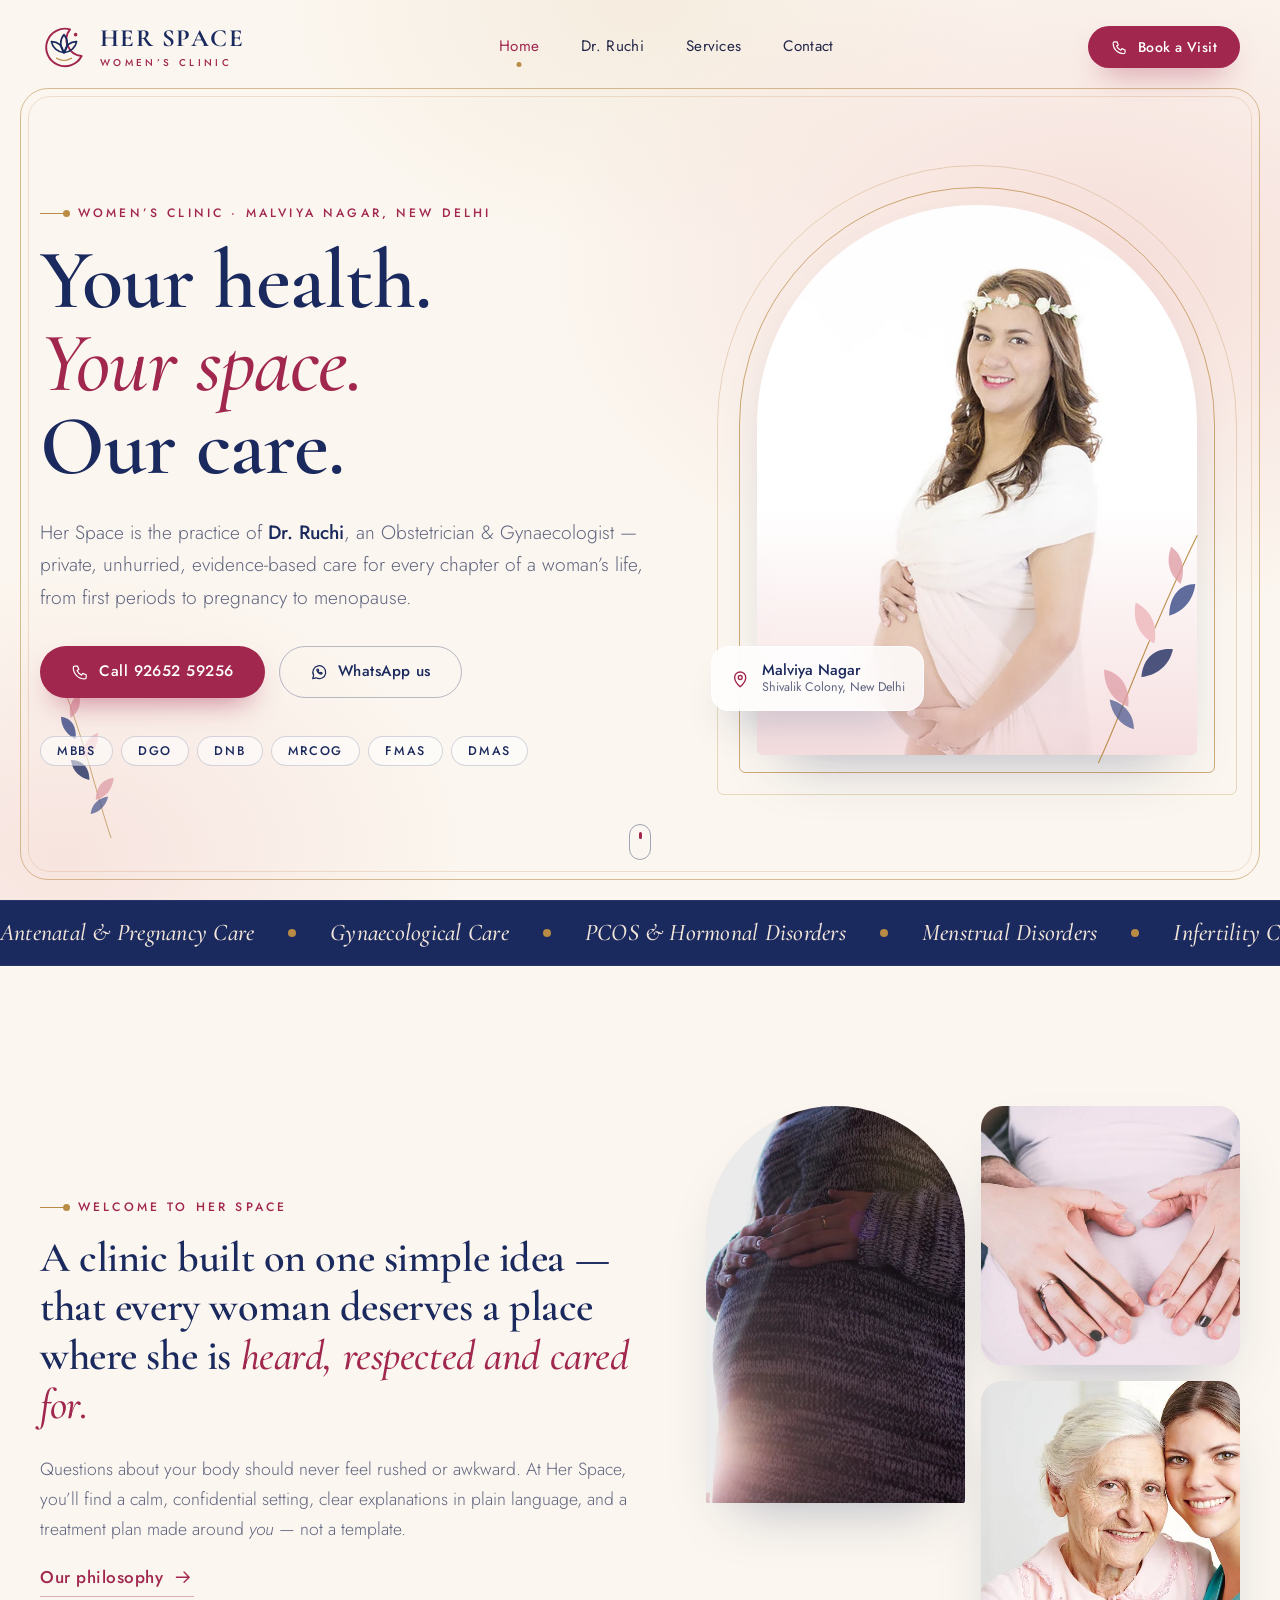
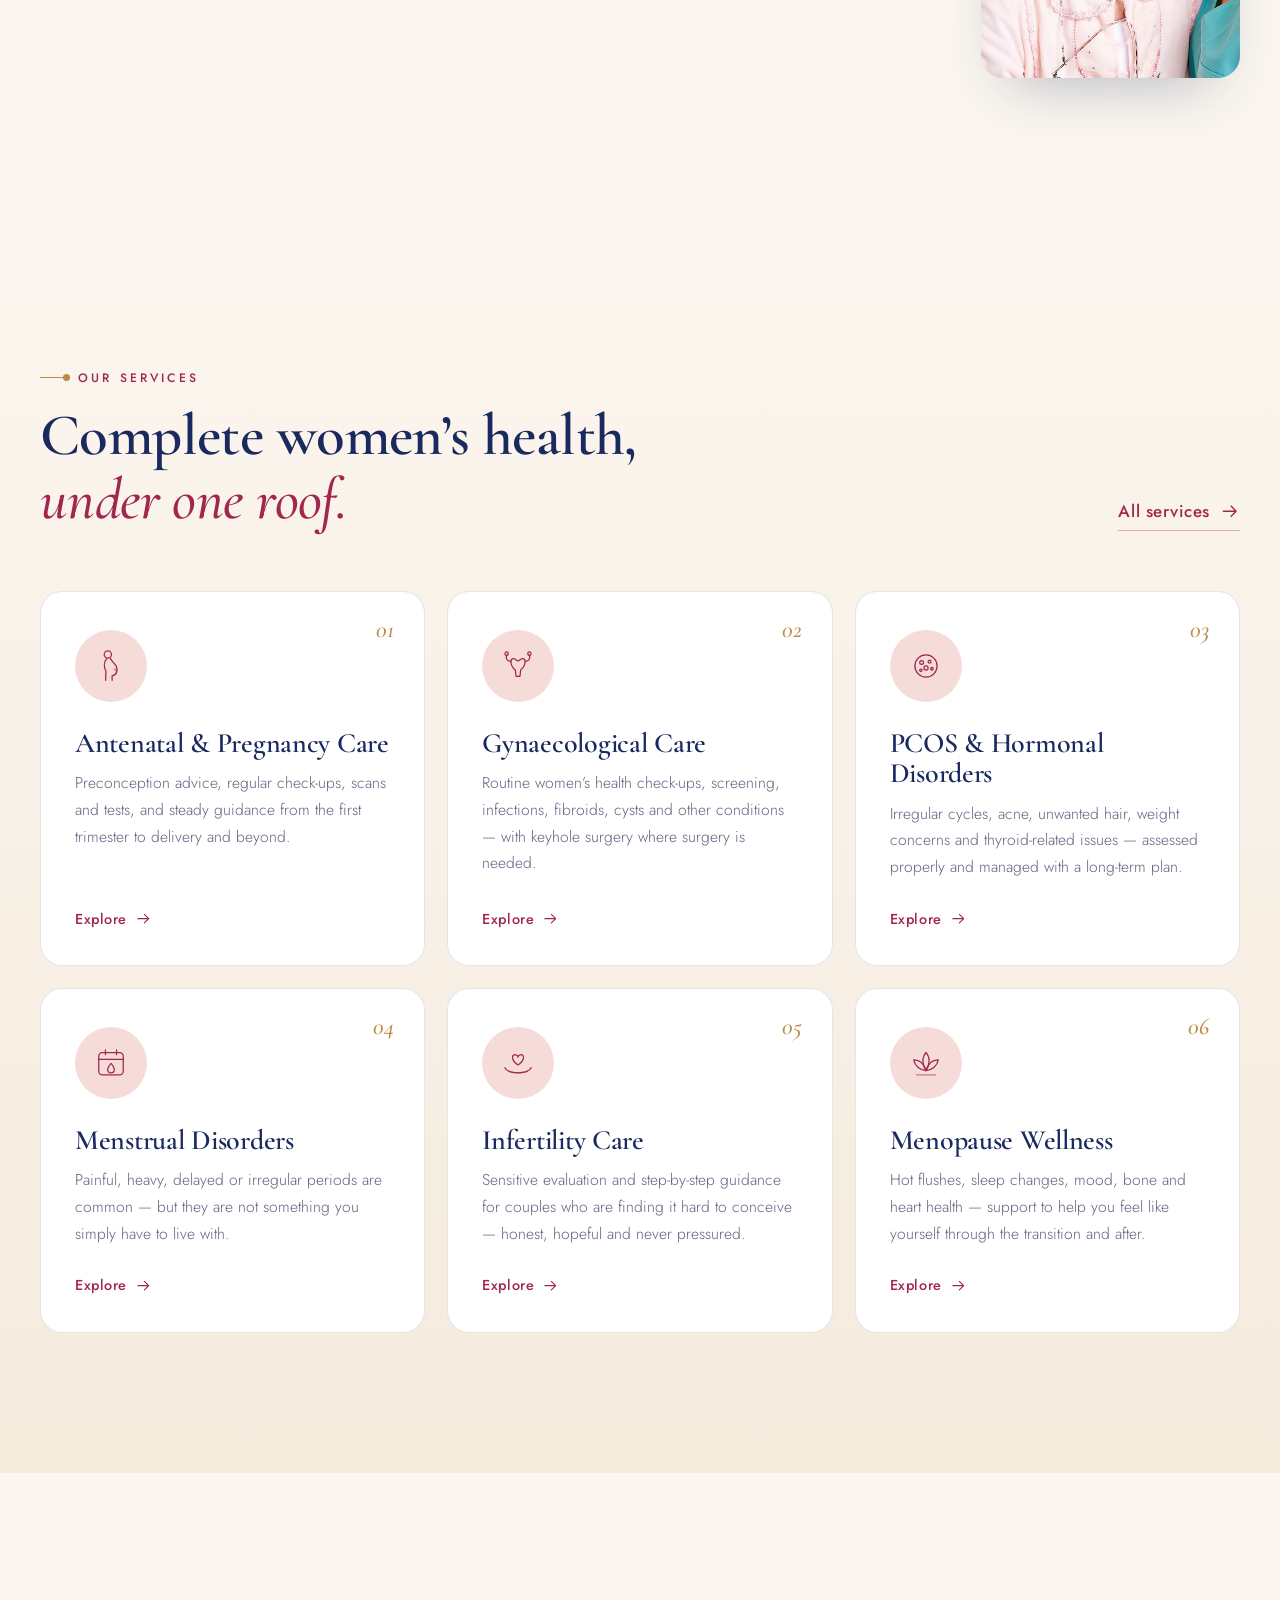
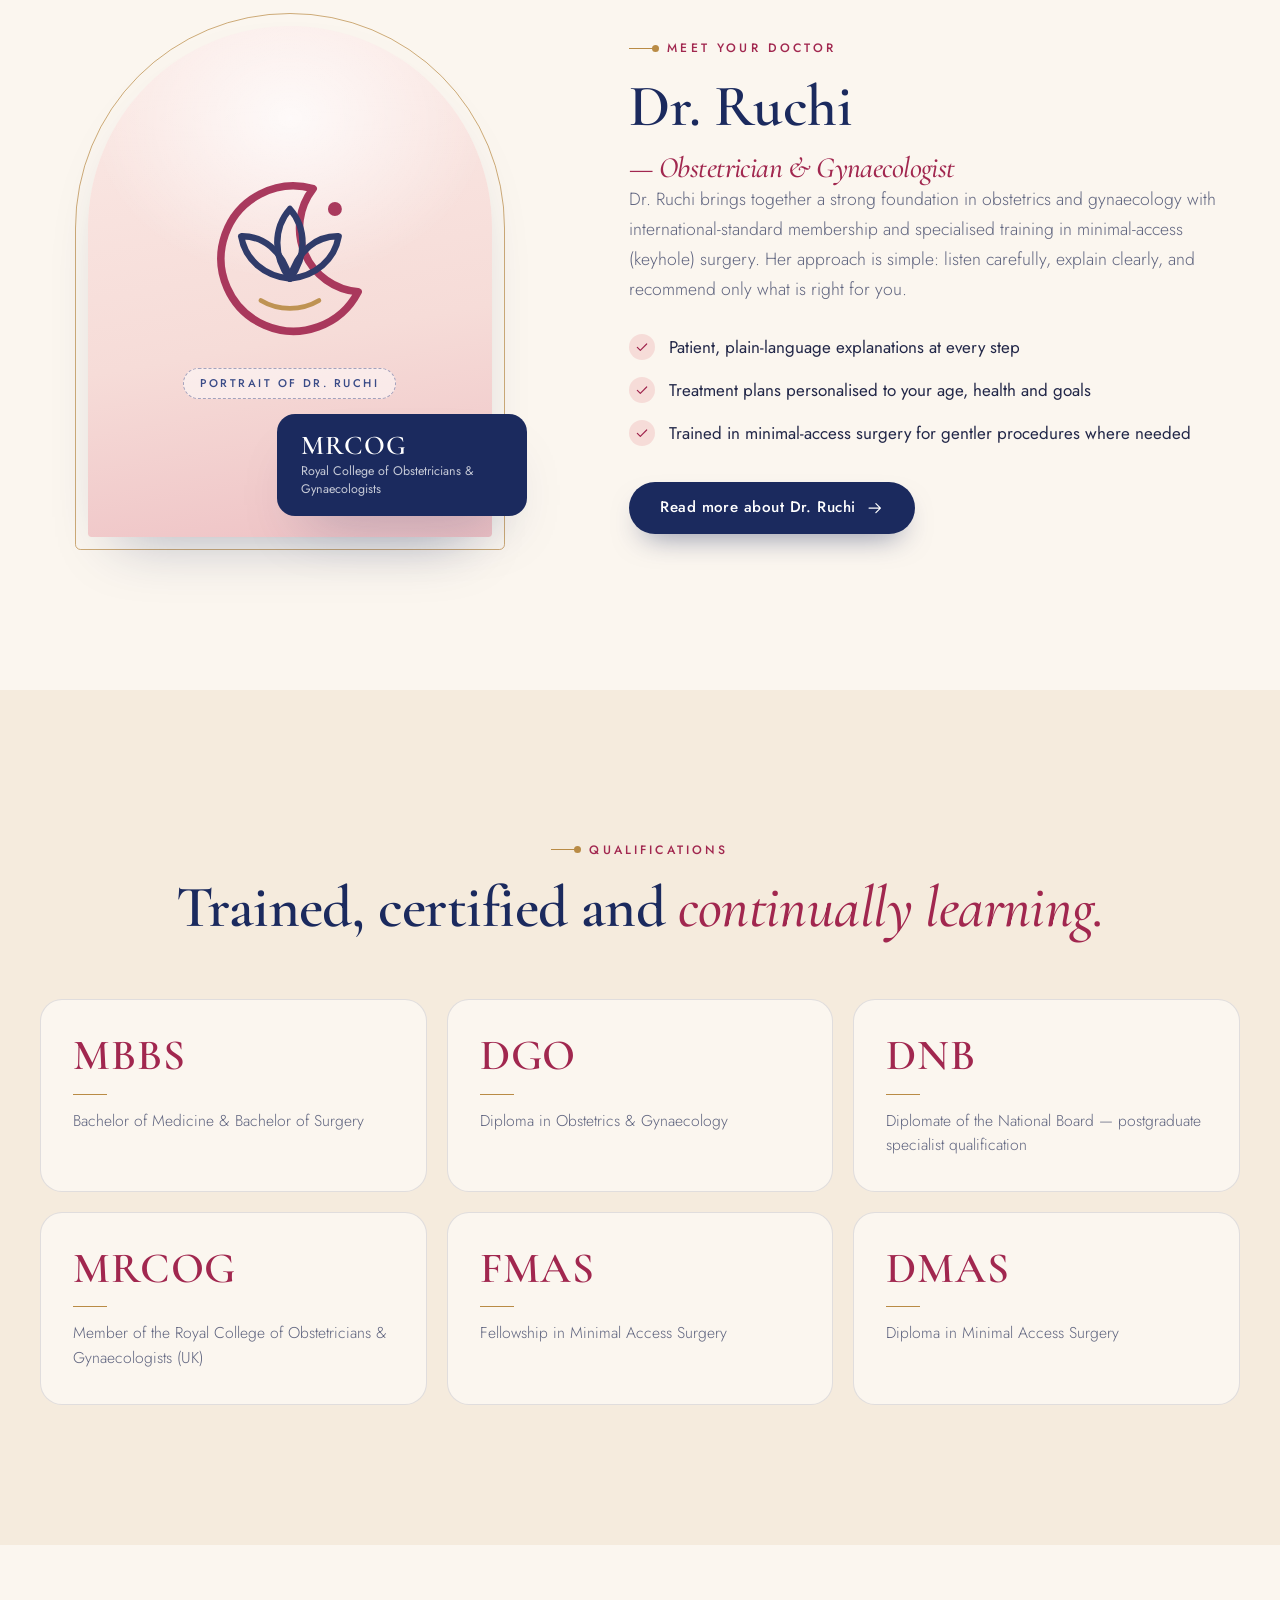
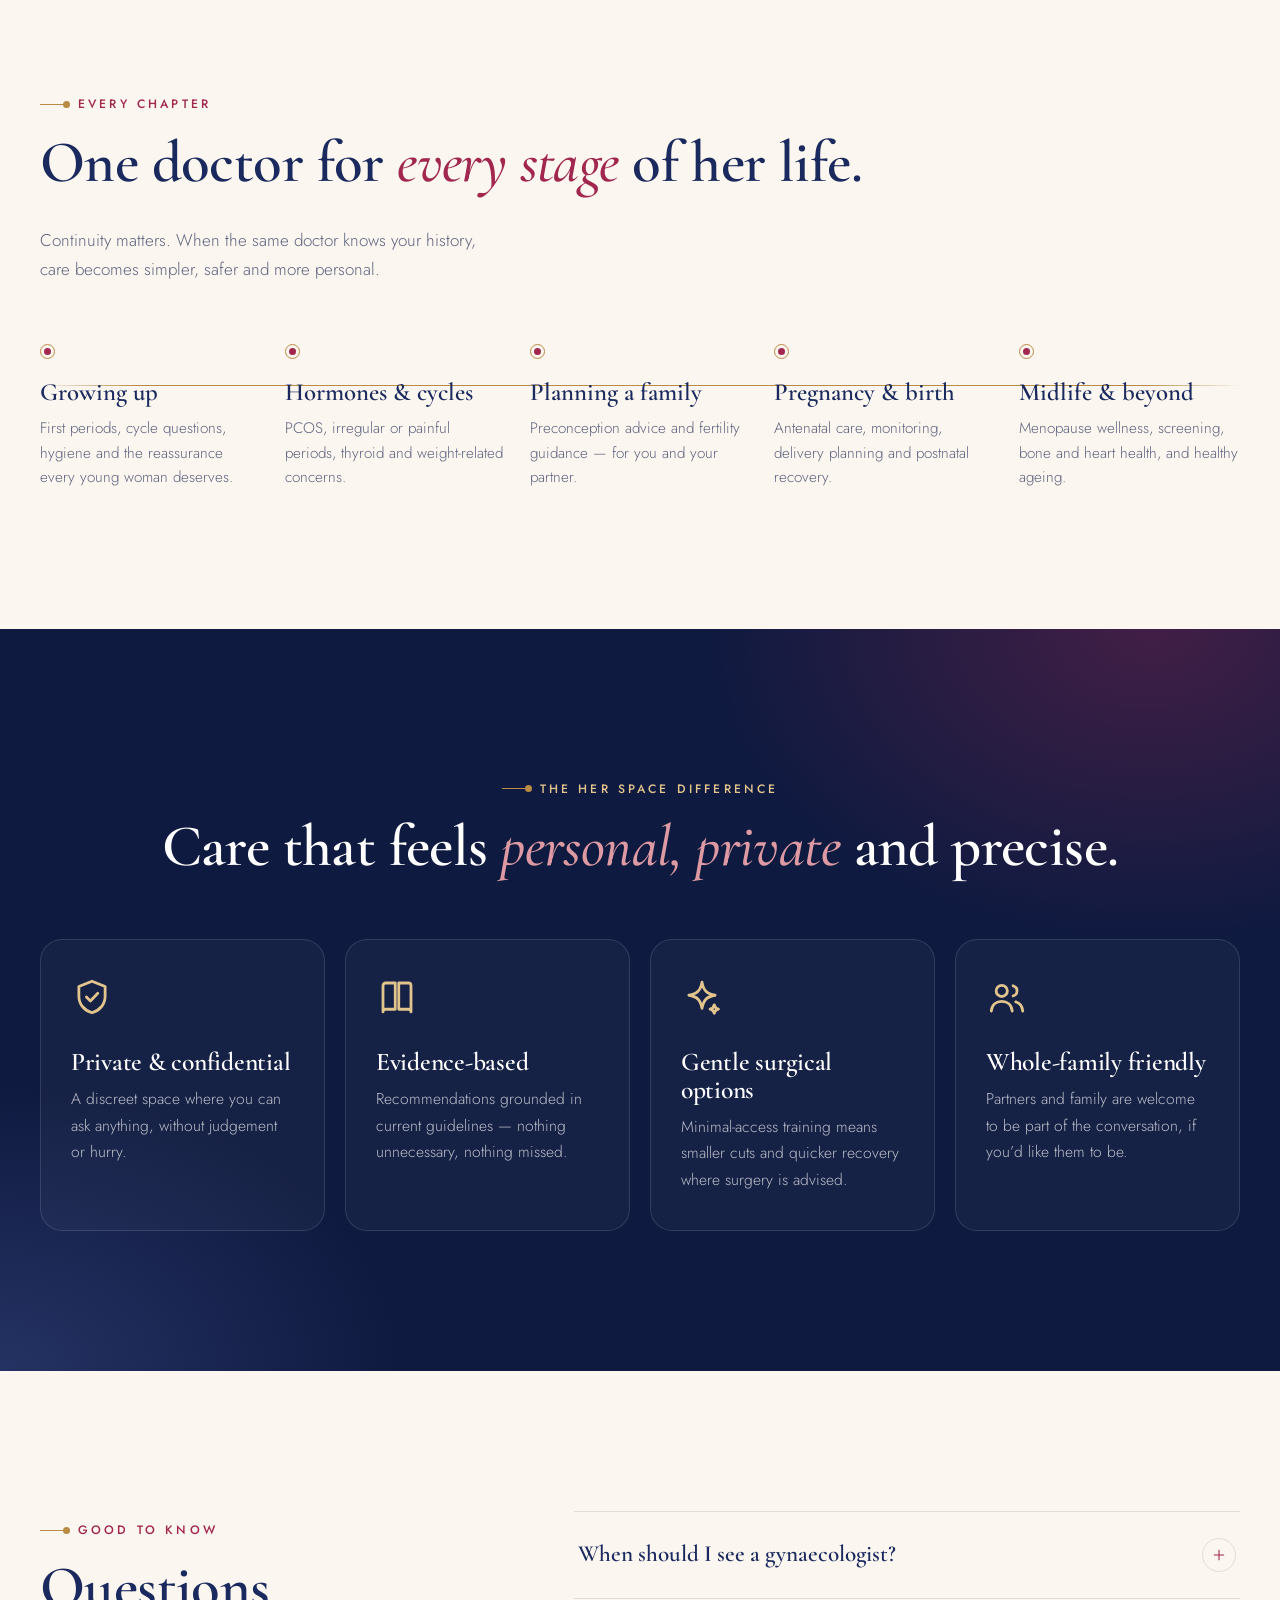
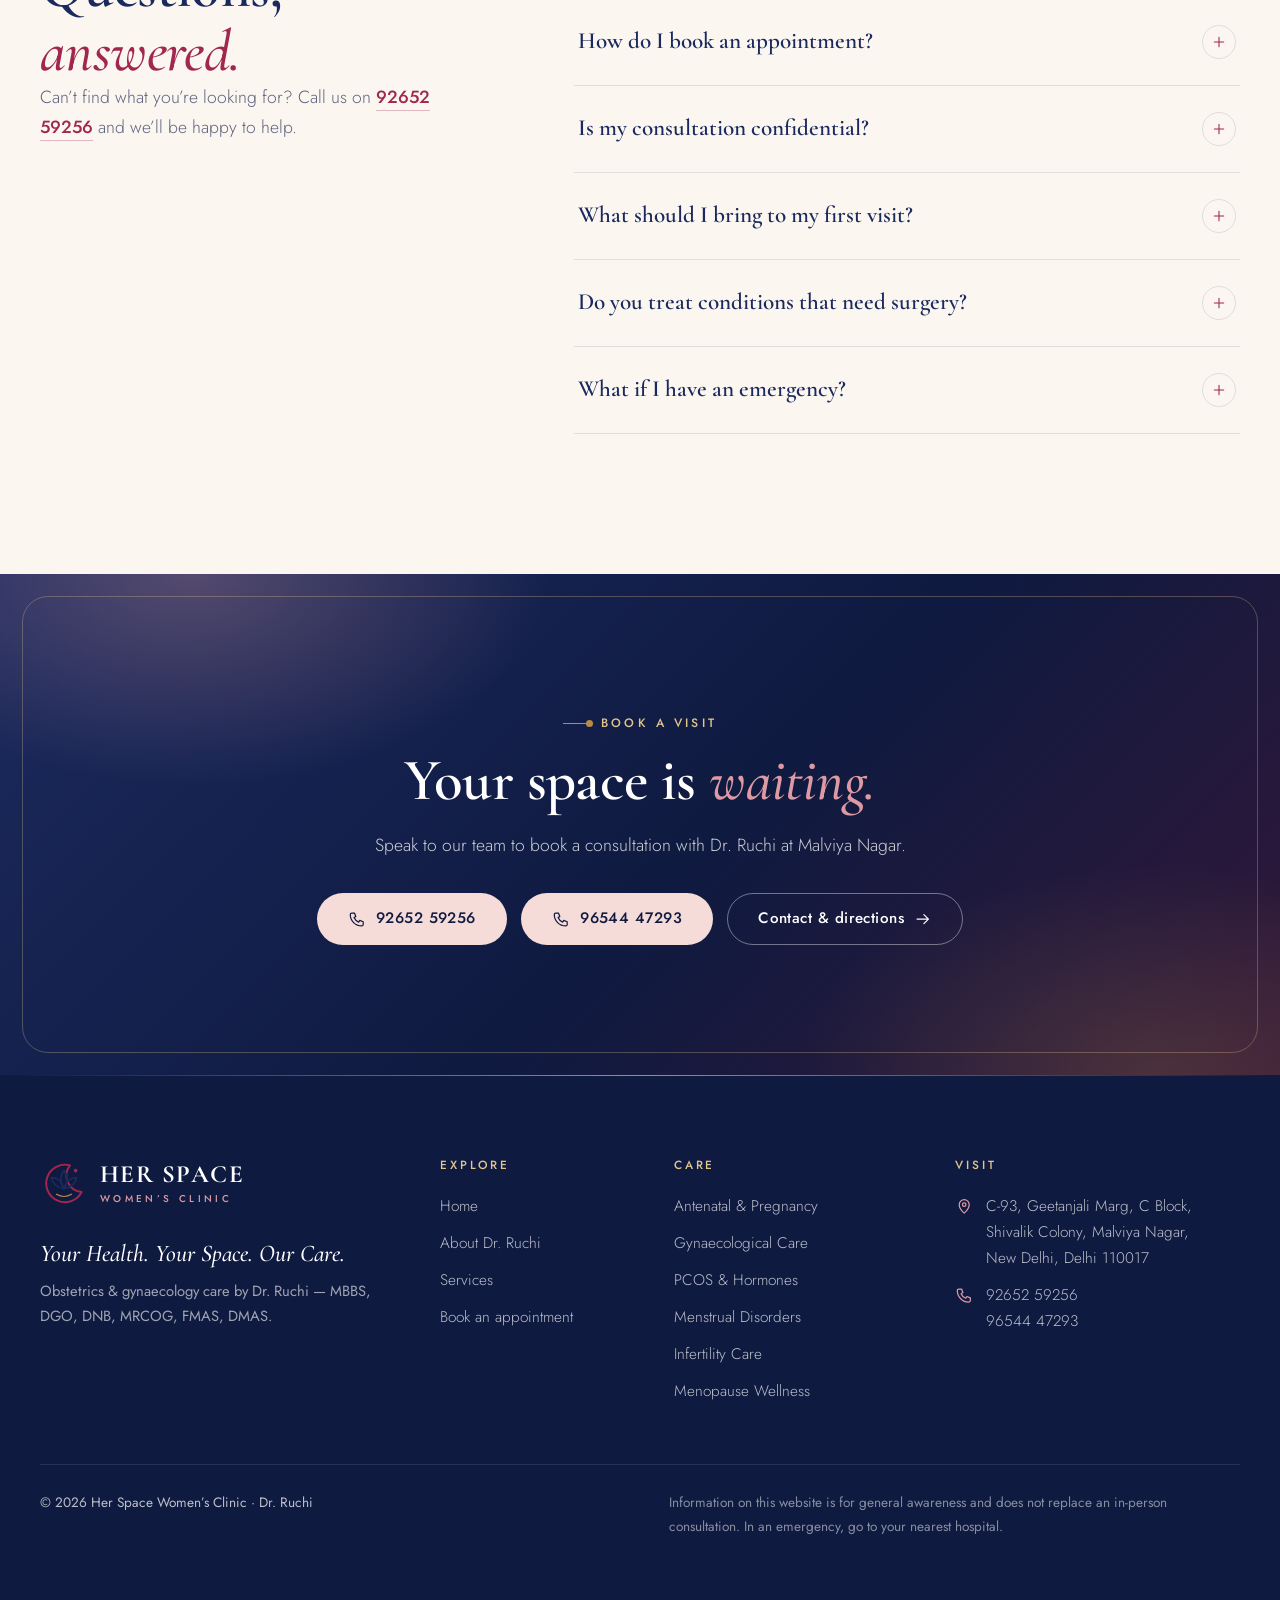
<file: index.html>
<!DOCTYPE html>
<html lang="en-IN">
<head>
<meta charset="utf-8">
<meta name="viewport" content="width=device-width, initial-scale=1, viewport-fit=cover">
<title>Her Space Women’s Clinic · Dr. Ruchi — Gynaecologist in Malviya Nagar, New Delhi</title>
<meta name="description" content="Her Space Women’s Clinic by Dr. Ruchi (MBBS, DGO, DNB, MRCOG, FMAS, DMAS), Obstetrician &amp; Gynaecologist in Malviya Nagar, New Delhi — pregnancy care, PCOS, menstrual disorders, infertility and menopause wellness.">
<meta name="theme-color" content="#FBF6EF">
<link rel="canonical" href="https://mbl9645964-cell.github.io/her-space-womens-clinic/">
<link rel="icon" type="image/svg+xml" href="assets/img/favicon.svg">
<meta property="og:type" content="website">
<meta property="og:site_name" content="Her Space Women's Clinic">
<meta property="og:title" content="Her Space Women’s Clinic · Dr. Ruchi — Gynaecologist in Malviya Nagar, New Delhi">
<meta property="og:description" content="Her Space Women’s Clinic by Dr. Ruchi (MBBS, DGO, DNB, MRCOG, FMAS, DMAS), Obstetrician &amp; Gynaecologist in Malviya Nagar, New Delhi — pregnancy care, PCOS, menstrual disorders, infertility and menopause wellness.">
<meta property="og:url" content="https://mbl9645964-cell.github.io/her-space-womens-clinic/">
<meta property="og:image" content="https://mbl9645964-cell.github.io/her-space-womens-clinic/assets/img/og-image.jpg">
<meta name="twitter:card" content="summary_large_image">
<link rel="preconnect" href="https://fonts.googleapis.com">
<link rel="preconnect" href="https://fonts.gstatic.com" crossorigin>
<link href="https://fonts.googleapis.com/css2?family=Cormorant+Garamond:ital,wght@0,400;0,500;0,600;0,700;1,400;1,500;1,600&family=Jost:wght@300;400;500;600&display=swap" rel="stylesheet">
<link rel="stylesheet" href="assets/css/style.css">
<script type="application/ld+json">{"@context": "https://schema.org", "@graph": [{"@type": ["MedicalClinic", "LocalBusiness"], "@id": "https://mbl9645964-cell.github.io/her-space-womens-clinic/#clinic", "name": "Her Space Women's Clinic", "alternateName": "Her Space Women's Clinic by Dr. Ruchi", "slogan": "Your Health. Your Space. Our Care.", "url": "https://mbl9645964-cell.github.io/her-space-womens-clinic/", "image": "https://mbl9645964-cell.github.io/her-space-womens-clinic/assets/img/og-image.jpg", "telephone": ["+91-9265259256", "+91-9654447293"], "medicalSpecialty": ["Obstetric", "Gynecologic"], "address": {"@type": "PostalAddress", "streetAddress": "C-93, Geetanjali Marg, C Block, Shivalik Colony, Malviya Nagar", "addressLocality": "New Delhi", "addressRegion": "Delhi", "postalCode": "110017", "addressCountry": "IN"}, "employee": {"@id": "https://mbl9645964-cell.github.io/her-space-womens-clinic/#dr-ruchi"}}, {"@type": "Physician", "@id": "https://mbl9645964-cell.github.io/her-space-womens-clinic/#dr-ruchi", "name": "Dr. Ruchi", "jobTitle": "Obstetrician & Gynaecologist", "medicalSpecialty": ["Obstetric", "Gynecologic"], "description": "MBBS, DGO, DNB, MRCOG, FMAS, DMAS", "worksFor": {"@id": "https://mbl9645964-cell.github.io/her-space-womens-clinic/#clinic"}}]}</script>
</head>
<body class="page-index">
<svg xmlns="http://www.w3.org/2000/svg" width="0" height="0" style="position:absolute" aria-hidden="true" focusable="false">
  <defs>
    <!-- Service icons (48 grid, line style) -->
    <symbol id="i-antenatal" viewBox="0 0 48 48"><g fill="none" stroke="currentColor" stroke-width="1.6" stroke-linecap="round" stroke-linejoin="round"><circle cx="20" cy="9.5" r="4.6"/><path d="M18.4 15C14.6 19.6 15.4 26 17.6 30.4L17.2 42"/><path d="M23.4 14.6C24.6 18.2 27.8 19.6 30.2 23.6 33.2 28.8 31.4 35.6 25.4 36.4L25.4 42"/><path d="M28 28c1.6.4 2.8 1.6 3 3.2" opacity=".55"/></g></symbol>
    <symbol id="i-gyn" viewBox="0 0 48 48"><g fill="none" stroke="currentColor" stroke-width="1.6" stroke-linecap="round" stroke-linejoin="round"><path d="M15 18c0 5 3 9 5.6 11l.9 8h5l.9-8C29.9 27 33 23 33 18c0-3.2-3-4.2-5.5-2.4-1.4 1-2.4 2-3.5 2s-2.100-1-3.500-2C18 13.800 15 14.800 15 18Z"/><path d="M15 18c-5 .4-7.400-4.600-4.800-8"/><path d="M33 18c5 .4 7.400-4.600 4.800-8"/><circle cx="9.600" cy="8.400" r="2.100"/><circle cx="38.400" cy="8.400" r="2.100"/></g></symbol>
    <symbol id="i-pcos" viewBox="0 0 48 48"><g fill="none" stroke="currentColor" stroke-width="1.6" stroke-linecap="round" stroke-linejoin="round"><circle cx="24" cy="24" r="14"/><circle cx="18.500" cy="19.500" r="2.400"/><circle cx="28.500" cy="18.500" r="1.800"/><circle cx="24" cy="26.500" r="2.600"/><circle cx="31.500" cy="27.500" r="1.600"/><circle cx="17.500" cy="29.500" r="1.500"/></g></symbol>
    <symbol id="i-menstrual" viewBox="0 0 48 48"><g fill="none" stroke="currentColor" stroke-width="1.6" stroke-linecap="round" stroke-linejoin="round"><rect x="8.500" y="11" width="31" height="28" rx="4.500"/><path d="M8.500 19.500h31M17 7.500v6M31 7.500v6"/><path d="M24 24.500c-3 3.800-4.200 5.800-4.200 7.700a4.200 4.200 0 0 0 8.400 0c0-1.900-1.200-3.900-4.200-7.700Z"/></g></symbol>
    <symbol id="i-fertility" viewBox="0 0 48 48"><g fill="none" stroke="currentColor" stroke-width="1.6" stroke-linecap="round" stroke-linejoin="round"><path d="M24 26.500C14.500 20 16 12.500 21.200 13.600c1.400.3 2.800 1.500 2.800 3 0-1.500 1.400-2.700 2.800-3 5.200-1.100 6.700 6.400-2.800 12.900Z"/><path d="M7.500 30c3.500 8.500 29.500 8.500 33 0"/><path d="M12 33.500c1.600 4 22.400 4 24 0" opacity=".5"/></g></symbol>
    <symbol id="i-menopause" viewBox="0 0 48 48"><g fill="none" stroke="currentColor" stroke-width="1.6" stroke-linecap="round" stroke-linejoin="round"><path d="M24 10.500c-5.200 6-5.200 15.500 0 23 5.200-7.500 5.200-17 0-23Z"/><path d="M24 33.500c-8-.8-14.200-6-15.500-13.500 6.800-.2 12.700 4.500 15.500 13.500Z"/><path d="M24 33.500c8-.8 14.200-6 15.500-13.500-6.800-.2-12.700 4.500-15.500 13.500Z"/><path d="M12 39h24" opacity=".55"/></g></symbol>

    <!-- UI icons (24 grid) -->
    <symbol id="i-phone" viewBox="0 0 24 24"><path fill="none" stroke="currentColor" stroke-width="1.6" stroke-linecap="round" stroke-linejoin="round" d="M5 4h3.500l1.800 4.500-2.300 1.500a11 11 0 0 0 6 6l1.500-2.300L20 15.500V19a2 2 0 0 1-2 2A15 15 0 0 1 3 6a2 2 0 0 1 2-2Z"/></symbol>
    <symbol id="i-whatsapp" viewBox="0 0 24 24"><g fill="none" stroke="currentColor" stroke-width="1.6" stroke-linecap="round" stroke-linejoin="round"><path d="M3.500 20.500l1.300-4.200A8.500 8.500 0 1 1 8 19.500Z"/><path d="M9 8.500c-.4 1.800 1.800 5.200 5.600 6.300.8-.2 1.400-.9 1.400-1.500l-1.900-.9-.9.900c-1-.4-2.200-1.600-2.600-2.600l.9-.9L10.600 7.900C9.900 7.900 9.200 8.100 9 8.500Z"/></g></symbol>
    <symbol id="i-pin" viewBox="0 0 24 24"><g fill="none" stroke="currentColor" stroke-width="1.6" stroke-linecap="round" stroke-linejoin="round"><path d="M12 21s-6.500-5.800-6.500-11a6.500 6.500 0 0 1 13 0c0 5.200-6.500 11-6.500 11Z"/><circle cx="12" cy="10" r="2.300"/></g></symbol>
    <symbol id="i-clock" viewBox="0 0 24 24"><g fill="none" stroke="currentColor" stroke-width="1.6" stroke-linecap="round" stroke-linejoin="round"><circle cx="12" cy="12" r="8.500"/><path d="M12 7.500V12l3 2"/></g></symbol>
    <symbol id="i-arrow" viewBox="0 0 24 24"><path fill="none" stroke="currentColor" stroke-width="1.6" stroke-linecap="round" stroke-linejoin="round" d="M4 12h15M13 6l6 6-6 6"/></symbol>
    <symbol id="i-check" viewBox="0 0 24 24"><path fill="none" stroke="currentColor" stroke-width="1.8" stroke-linecap="round" stroke-linejoin="round" d="m5 12.500 4.500 4.500L19 7.500"/></symbol>
    <symbol id="i-shield" viewBox="0 0 24 24"><g fill="none" stroke="currentColor" stroke-width="1.6" stroke-linecap="round" stroke-linejoin="round"><path d="M12 3 4.500 6v5.500c0 4.800 3.200 8.200 7.500 9.500 4.300-1.300 7.500-4.700 7.500-9.500V6Z"/><path d="m8.800 12 2.300 2.300 4.200-4.400"/></g></symbol>
    <symbol id="i-book" viewBox="0 0 24 24"><g fill="none" stroke="currentColor" stroke-width="1.6" stroke-linecap="round" stroke-linejoin="round"><path d="M4 5.500A1.500 1.500 0 0 1 5.500 4H11v15H5.500A1.500 1.500 0 0 0 4 20.500Z"/><path d="M20 5.500A1.500 1.500 0 0 0 18.500 4H13v15h5.500a1.500 1.500 0 0 1 1.500 1.500Z"/></g></symbol>
    <symbol id="i-sparkle" viewBox="0 0 24 24"><path fill="none" stroke="currentColor" stroke-width="1.6" stroke-linecap="round" stroke-linejoin="round" d="M12 3.500c.8 4.800 2.700 6.700 7.500 7.500-4.800.8-6.700 2.700-7.500 7.500-.8-4.800-2.700-6.700-7.500-7.500C9.300 10.200 11.200 8.300 12 3.500ZM19 16.500c.3 1.500.9 2.100 2.400 2.400-1.500.3-2.100.9-2.400 2.400-.3-1.500-.9-2.100-2.400-2.400 1.500-.3 2.100-.9 2.400-2.400Z"/></symbol>
    <symbol id="i-people" viewBox="0 0 24 24"><g fill="none" stroke="currentColor" stroke-width="1.6" stroke-linecap="round" stroke-linejoin="round"><circle cx="9" cy="8.500" r="3.200"/><path d="M3 20c.4-3.500 2.900-5.500 6-5.500s5.600 2 6 5.500"/><path d="M15.500 5.600a3 3 0 0 1 0 5.800M17 14.800c2.200.6 3.700 2.300 4 5.200"/></g></symbol>
    <symbol id="i-plus" viewBox="0 0 24 24"><path fill="none" stroke="currentColor" stroke-width="1.6" stroke-linecap="round" d="M12 5v14M5 12h14"/></symbol>
    <symbol id="i-menu" viewBox="0 0 24 24"><path fill="none" stroke="currentColor" stroke-width="1.6" stroke-linecap="round" d="M4 8h16M4 16h11"/></symbol>
    <symbol id="i-close" viewBox="0 0 24 24"><path fill="none" stroke="currentColor" stroke-width="1.6" stroke-linecap="round" d="M6 6l12 12M18 6 6 18"/></symbol>
    <symbol id="i-compass" viewBox="0 0 24 24"><g fill="none" stroke="currentColor" stroke-width="1.6" stroke-linecap="round" stroke-linejoin="round"><circle cx="12" cy="12" r="8.500"/><path d="m15.500 8.500-2 5-5 2 2-5Z"/></g></symbol>
    <symbol id="i-leaf" viewBox="0 0 24 24"><g fill="none" stroke="currentColor" stroke-width="1.6" stroke-linecap="round" stroke-linejoin="round"><path d="M5 19C4 11 9 5 19 5c0 9-5 14-12 14Z"/><path d="M5 19c3-4 6-7 10-9"/></g></symbol>

    <!-- Brand mark: crescent + bloom -->
    <symbol id="mark" viewBox="0 0 64 64">
      <path d="M40 8.500A25 25 0 1 0 55.500 44 22 22 0 0 1 40 8.500Z" fill="none" stroke="#A1274F" stroke-width="2.600" stroke-linecap="round" stroke-linejoin="round"/>
      <g fill="none" stroke="#1B2A5E" stroke-width="2.200" stroke-linecap="round" stroke-linejoin="round">
        <path d="M32 15.500c-5.800 6.600-5.800 16.500 0 24 5.800-7.500 5.800-17.400 0-24Z"/>
        <path d="M32 39.500c-8.800-.8-15.400-6.500-16.800-14.600 7.600-.2 14.100 4.800 16.800 14.600Z"/>
        <path d="M32 39.500c8.800-.8 15.400-6.500 16.800-14.600-7.600-.2-14.100 4.800-16.800 14.600Z"/>
      </g>
      <circle cx="47.500" cy="15.500" r="2.400" fill="#A1274F"/>
      <path d="M22 47c6 3.600 14 3.600 20 0" fill="none" stroke="#B98B45" stroke-width="1.600" stroke-linecap="round"/>
    </symbol>

    <!-- Botanical sprig (used decoratively) -->
    <symbol id="sprig" viewBox="0 0 160 260">
      <path d="M12 250C40 190 62 120 118 6" fill="none" stroke="#B98B45" stroke-width="1.200" stroke-linecap="round"/>
      <path d="M44 190c-16-6-26-20-26-40 18 4 28 18 26 40Z" fill="#DE9AA3" opacity=".75"/>
      <path d="M58 158c16-2 30-12 34-30-18-2-32 8-34 30Z" fill="#1B2A5E" opacity=".82"/>
      <path d="M72 122c-16-8-24-24-20-44 16 8 24 24 20 44Z" fill="#F0BFC3"/>
      <path d="M88 92c14-4 26-16 28-34-16 0-28 12-28 34Z" fill="#3A4B87" opacity=".85"/>
      <path d="M100 58c-12-10-16-24-10-40 12 8 16 24 10 40Z" fill="#DE9AA3" opacity=".8"/>
      <path d="M50 214c-14-4-24-16-26-32 16 4 26 16 26 32Z" fill="#3A4B87" opacity=".7"/>
    </symbol>
  </defs>
</svg>

<a class="skip" href="#main">Skip to content</a>
<header class="site-header" id="top">
  <div class="wrap bar">
    <a class="brand" href="index.html" aria-label="Her Space Women's Clinic — home">
      <svg class="brand-mark" aria-hidden="true"><use href="#mark"/></svg>
      <span class="brand-txt"><b>Her Space</b><i>Women’s Clinic</i></span>
    </a>
    <nav class="nav" id="nav" aria-label="Primary">
      <a href="index.html" data-nav="home" aria-current="page">Home</a>
      <a href="about.html" data-nav="about">Dr. Ruchi</a>
      <a href="services.html" data-nav="services">Services</a>
      <a href="contact.html" data-nav="contact">Contact</a>
      <a class="nav-cta-m" href="tel:+919265259256"><svg class="ic"><use href="#i-phone"/></svg>92652 59256</a>
    </nav>
    <a class="btn btn-sm btn-berry hide-m" href="tel:+919265259256"><svg class="ic"><use href="#i-phone"/></svg>Book a Visit</a>
    <button class="burger" id="burger" aria-label="Open menu" aria-expanded="false" aria-controls="nav"><svg class="ic"><use href="#i-menu"/></svg></button>
  </div>
</header>

<main id="main">
<!-- HERO -->
<section class="hero">
  <div class="hero-glow" aria-hidden="true"></div>
  <svg class="sprig sprig-tl" aria-hidden="true"><use href="#sprig"/></svg>
  <div class="wrap hero-grid">
    <div class="hero-copy">
      <p class="eyebrow reveal"><span class="dot"></span>Women’s Clinic · Malviya Nagar, New Delhi</p>
      <h1 class="reveal d1">Your health.<br><em>Your space.</em><br>Our care.</h1>
      <p class="lead reveal d2">Her Space is the practice of <b>Dr. Ruchi</b>, an Obstetrician &amp; Gynaecologist — private, unhurried, evidence-based care for every chapter of a woman’s life, from first periods to pregnancy to menopause.</p>
      <div class="cta-row reveal d3">
        <a class="btn btn-berry" href="tel:+919265259256"><svg class="ic"><use href="#i-phone"/></svg>Call 92652 59256</a>
        <a class="btn btn-ghost" href="https://wa.me/919265259256?text=Hello%20Dr.%20Ruchi%2C%20I%27d%20like%20to%20book%20an%20appointment." target="_blank" rel="noopener"><svg class="ic"><use href="#i-whatsapp"/></svg>WhatsApp us</a>
      </div>
      <ul class="cred-chips reveal d4" aria-label="Qualifications">
        <li>MBBS</li><li>DGO</li><li>DNB</li><li>MRCOG</li><li>FMAS</li><li>DMAS</li>
      </ul>
    </div>

    <div class="hero-art reveal d2" aria-hidden="true">
      <div class="arch arch-3"></div>
      <div class="arch arch-2"></div>
      <div class="arch arch-1">
        <img class="arch-photo" src="assets/img/hero-pregnancy.webp" width="720" height="900" alt="" fetchpriority="high">
      </div>
      <svg class="sprig sprig-arch"><use href="#sprig"/></svg>
      <div class="float-card fc-loc">
        <svg class="ic"><use href="#i-pin"/></svg>
        <div><b>Malviya Nagar</b><span>Shivalik Colony, New Delhi</span></div>
      </div>
    </div>
  </div>
  <div class="scroll-cue" aria-hidden="true"><span></span></div>
</section>

<!-- MARQUEE -->
<section class="marquee" aria-label="Areas of care">
  <div class="marquee-track">
    <span>Antenatal &amp; Pregnancy Care</span><i></i>
    <span>Gynaecological Care</span><i></i>
    <span>PCOS &amp; Hormonal Disorders</span><i></i>
    <span>Menstrual Disorders</span><i></i>
    <span>Infertility Care</span><i></i>
    <span>Menopause Wellness</span><i></i>
    <span>Antenatal &amp; Pregnancy Care</span><i></i>
    <span>Gynaecological Care</span><i></i>
    <span>PCOS &amp; Hormonal Disorders</span><i></i>
    <span>Menstrual Disorders</span><i></i>
    <span>Infertility Care</span><i></i>
    <span>Menopause Wellness</span><i></i>
  </div>
</section>

<!-- WELCOME / STATEMENT -->
<section class="section statement">
  <div class="wrap statement-grid">
    <div class="statement-copy">
      <p class="eyebrow reveal"><span class="dot"></span>Welcome to Her Space</p>
      <h2 class="display reveal d1">A clinic built on one simple idea — that every woman deserves a place where she is <em>heard, respected and cared for.</em></h2>
      <p class="lead-sm reveal d2">Questions about your body should never feel rushed or awkward. At Her Space, you’ll find a calm, confidential setting, clear explanations in plain language, and a treatment plan made around <i>you</i> — not a template.</p>
      <a class="link-arrow reveal d3" href="about.html">Our philosophy <svg class="ic"><use href="#i-arrow"/></svg></a>
    </div>
    <div class="photo-trio" aria-hidden="true">
      <figure class="ph ph-a reveal"><img src="assets/img/belly-light.webp" width="445" height="683" alt="" loading="lazy"></figure>
      <figure class="ph ph-b reveal d1"><img src="assets/img/heart-hands.webp" width="512" height="683" alt="" loading="lazy"></figure>
      <figure class="ph ph-c reveal d2"><img src="assets/img/senior-care.webp" width="512" height="683" alt="" loading="lazy"></figure>
    </div>
  </div>
</section>

<!-- SERVICES -->
<section class="section services-sec" id="services">
  <div class="wrap">
    <div class="sec-head">
      <div>
        <p class="eyebrow reveal"><span class="dot"></span>Our services</p>
        <h2 class="display reveal d1">Complete women’s health,<br><em>under one roof.</em></h2>
      </div>
      <a class="link-arrow reveal d2" href="services.html">All services <svg class="ic"><use href="#i-arrow"/></svg></a>
    </div>

    <div class="svc-grid">
      <a class="svc reveal" href="services.html#antenatal">
        <span class="svc-no">01</span>
        <span class="svc-ic"><svg class="ic"><use href="#i-antenatal"/></svg></span>
        <h3>Antenatal &amp; Pregnancy Care</h3>
        <p>Preconception advice, regular check-ups, scans and tests, and steady guidance from the first trimester to delivery and beyond.</p>
        <span class="svc-more">Explore <svg class="ic"><use href="#i-arrow"/></svg></span>
      </a>
      <a class="svc reveal d1" href="services.html#gynaecological">
        <span class="svc-no">02</span>
        <span class="svc-ic"><svg class="ic"><use href="#i-gyn"/></svg></span>
        <h3>Gynaecological Care</h3>
        <p>Routine women’s health check-ups, screening, infections, fibroids, cysts and other conditions — with keyhole surgery where surgery is needed.</p>
        <span class="svc-more">Explore <svg class="ic"><use href="#i-arrow"/></svg></span>
      </a>
      <a class="svc reveal d2" href="services.html#pcos">
        <span class="svc-no">03</span>
        <span class="svc-ic"><svg class="ic"><use href="#i-pcos"/></svg></span>
        <h3>PCOS &amp; Hormonal Disorders</h3>
        <p>Irregular cycles, acne, unwanted hair, weight concerns and thyroid-related issues — assessed properly and managed with a long-term plan.</p>
        <span class="svc-more">Explore <svg class="ic"><use href="#i-arrow"/></svg></span>
      </a>
      <a class="svc reveal" href="services.html#menstrual">
        <span class="svc-no">04</span>
        <span class="svc-ic"><svg class="ic"><use href="#i-menstrual"/></svg></span>
        <h3>Menstrual Disorders</h3>
        <p>Painful, heavy, delayed or irregular periods are common — but they are not something you simply have to live with.</p>
        <span class="svc-more">Explore <svg class="ic"><use href="#i-arrow"/></svg></span>
      </a>
      <a class="svc reveal d1" href="services.html#infertility">
        <span class="svc-no">05</span>
        <span class="svc-ic"><svg class="ic"><use href="#i-fertility"/></svg></span>
        <h3>Infertility Care</h3>
        <p>Sensitive evaluation and step-by-step guidance for couples who are finding it hard to conceive — honest, hopeful and never pressured.</p>
        <span class="svc-more">Explore <svg class="ic"><use href="#i-arrow"/></svg></span>
      </a>
      <a class="svc reveal d2" href="services.html#menopause">
        <span class="svc-no">06</span>
        <span class="svc-ic"><svg class="ic"><use href="#i-menopause"/></svg></span>
        <h3>Menopause Wellness</h3>
        <p>Hot flushes, sleep changes, mood, bone and heart health — support to help you feel like yourself through the transition and after.</p>
        <span class="svc-more">Explore <svg class="ic"><use href="#i-arrow"/></svg></span>
      </a>
    </div>
  </div>
</section>

<!-- DOCTOR -->
<section class="section doctor-sec">
  <div class="wrap doctor-grid">
    <div class="doctor-visual reveal">
      <div class="portrait-arch">
        <div class="portrait-inner">
          <svg class="portrait-mark"><use href="#mark"/></svg>
          <span class="portrait-ph">Portrait of Dr. Ruchi</span>
        </div>
      </div>
      <div class="doctor-badge"><b>MRCOG</b><span>Royal College of Obstetricians &amp; Gynaecologists</span></div>
    </div>
    <div class="doctor-copy">
      <p class="eyebrow reveal"><span class="dot"></span>Meet your doctor</p>
      <h2 class="display reveal d1">Dr. Ruchi<span class="role"> — Obstetrician &amp; Gynaecologist</span></h2>
      <p class="lead-sm reveal d2">Dr. Ruchi brings together a strong foundation in obstetrics and gynaecology with international-standard membership and specialised training in minimal-access (keyhole) surgery. Her approach is simple: listen carefully, explain clearly, and recommend only what is right for you.</p>
      <ul class="tick-list reveal d3">
        <li><svg class="ic"><use href="#i-check"/></svg>Patient, plain-language explanations at every step</li>
        <li><svg class="ic"><use href="#i-check"/></svg>Treatment plans personalised to your age, health and goals</li>
        <li><svg class="ic"><use href="#i-check"/></svg>Trained in minimal-access surgery for gentler procedures where needed</li>
      </ul>
      <a class="btn btn-navy reveal d4" href="about.html">Read more about Dr. Ruchi <svg class="ic"><use href="#i-arrow"/></svg></a>
    </div>
  </div>
</section>

<!-- CREDENTIALS -->
<section class="section creds-sec">
  <div class="wrap">
    <div class="sec-head center-head">
      <div>
        <p class="eyebrow reveal"><span class="dot"></span>Qualifications</p>
        <h2 class="display reveal d1">Trained, certified and <em>continually learning.</em></h2>
      </div>
    </div>
    <div class="cred-grid">
      <div class="cred reveal"><b>MBBS</b><span>Bachelor of Medicine &amp; Bachelor of Surgery</span></div>
      <div class="cred reveal d1"><b>DGO</b><span>Diploma in Obstetrics &amp; Gynaecology</span></div>
      <div class="cred reveal d2"><b>DNB</b><span>Diplomate of the National Board — postgraduate specialist qualification</span></div>
      <div class="cred reveal"><b>MRCOG</b><span>Member of the Royal College of Obstetricians &amp; Gynaecologists (UK)</span></div>
      <div class="cred reveal d1"><b>FMAS</b><span>Fellowship in Minimal Access Surgery</span></div>
      <div class="cred reveal d2"><b>DMAS</b><span>Diploma in Minimal Access Surgery</span></div>
    </div>
  </div>
</section>

<!-- LIFE STAGES -->
<section class="section stages-sec">
  <div class="wrap">
    <div class="sec-head">
      <div>
        <p class="eyebrow reveal"><span class="dot"></span>Every chapter</p>
        <h2 class="display reveal d1">One doctor for <em>every stage</em> of her life.</h2>
      </div>
      <p class="sec-note reveal d2">Continuity matters. When the same doctor knows your history, care becomes simpler, safer and more personal.</p>
    </div>
    <ol class="stages">
      <li class="reveal"><span class="st-dot"></span><b>Growing up</b><p>First periods, cycle questions, hygiene and the reassurance every young woman deserves.</p></li>
      <li class="reveal d1"><span class="st-dot"></span><b>Hormones &amp; cycles</b><p>PCOS, irregular or painful periods, thyroid and weight-related concerns.</p></li>
      <li class="reveal d2"><span class="st-dot"></span><b>Planning a family</b><p>Preconception advice and fertility guidance — for you and your partner.</p></li>
      <li class="reveal d3"><span class="st-dot"></span><b>Pregnancy &amp; birth</b><p>Antenatal care, monitoring, delivery planning and postnatal recovery.</p></li>
      <li class="reveal d4"><span class="st-dot"></span><b>Midlife &amp; beyond</b><p>Menopause wellness, screening, bone and heart health, and healthy ageing.</p></li>
    </ol>
  </div>
</section>

<!-- WHY -->
<section class="section why-sec">
  <div class="wrap">
    <div class="sec-head center-head">
      <div>
        <p class="eyebrow eyebrow-inv reveal"><span class="dot"></span>The Her Space difference</p>
        <h2 class="display reveal d1">Care that feels <em>personal, private</em> and precise.</h2>
      </div>
    </div>
    <div class="why-grid">
      <div class="why reveal"><svg class="ic"><use href="#i-shield"/></svg><h3>Private &amp; confidential</h3><p>A discreet space where you can ask anything, without judgement or hurry.</p></div>
      <div class="why reveal d1"><svg class="ic"><use href="#i-book"/></svg><h3>Evidence-based</h3><p>Recommendations grounded in current guidelines — nothing unnecessary, nothing missed.</p></div>
      <div class="why reveal d2"><svg class="ic"><use href="#i-sparkle"/></svg><h3>Gentle surgical options</h3><p>Minimal-access training means smaller cuts and quicker recovery where surgery is advised.</p></div>
      <div class="why reveal d3"><svg class="ic"><use href="#i-people"/></svg><h3>Whole-family friendly</h3><p>Partners and family are welcome to be part of the conversation, if you’d like them to be.</p></div>
    </div>
  </div>
</section>

<!-- FAQ -->
<section class="section faq-sec">
  <div class="wrap faq-grid">
    <div class="faq-intro">
      <p class="eyebrow reveal"><span class="dot"></span>Good to know</p>
      <h2 class="display reveal d1">Questions, <em>answered.</em></h2>
      <p class="lead-sm reveal d2">Can’t find what you’re looking for? Call us on <a class="tel" href="tel:+919265259256">92652 59256</a> and we’ll be happy to help.</p>
    </div>
    <div class="faq-list reveal d1">
      <details><summary>When should I see a gynaecologist?<svg class="ic"><use href="#i-plus"/></svg></summary><div><p>Whenever something feels different or worries you — painful or irregular periods, unusual discharge, pelvic pain, difficulty conceiving, or menopausal symptoms. Routine check-ups and screening are also worth doing regularly, even when you feel well. There is no “too small” a reason to ask.</p></div></details>
      <details><summary>How do I book an appointment?<svg class="ic"><use href="#i-plus"/></svg></summary><div><p>Call <a class="tel" href="tel:+919265259256">92652 59256</a> or <a class="tel" href="tel:+919654447293">96544 47293</a>, or send us a WhatsApp message from the <a class="tel" href="contact.html">contact page</a>. We recommend booking ahead so that we can give you the time you deserve.</p></div></details>
      <details><summary>Is my consultation confidential?<svg class="ic"><use href="#i-plus"/></svg></summary><div><p>Yes. Your health information is treated with complete discretion. You are welcome to come alone, with your partner, or with a family member — whatever you’re most comfortable with.</p></div></details>
      <details><summary>What should I bring to my first visit?<svg class="ic"><use href="#i-plus"/></svg></summary><div><p>Any previous prescriptions, reports and scans; a list of medicines you currently take; and, if relevant, the date of your last period and a rough record of your cycles. If you’re pregnant, bring your earlier antenatal records.</p></div></details>
      <details><summary>Do you treat conditions that need surgery?<svg class="ic"><use href="#i-plus"/></svg></summary><div><p>Dr. Ruchi is trained in minimal-access (keyhole) surgery. Surgery is only ever advised when it is truly the right option, and every choice, benefit and risk will be explained before you decide.</p></div></details>
      <details><summary>What if I have an emergency?<svg class="ic"><use href="#i-plus"/></svg></summary><div><p>Heavy bleeding, severe abdominal pain, fainting, leaking of fluid, or reduced baby movements in pregnancy need urgent attention — please go to the nearest hospital emergency department straight away.</p></div></details>
    </div>
  </div>
</section>

<!-- CTA -->
<section class="cta-band">
  <div class="cta-glow" aria-hidden="true"></div>
  <div class="wrap center">
    <p class="eyebrow eyebrow-inv reveal"><span class="dot"></span>Book a visit</p>
    <h2 class="display reveal d1">Your space is <em>waiting.</em></h2>
    <p class="lead-sm reveal d2">Speak to our team to book a consultation with Dr. Ruchi at Malviya Nagar.</p>
    <div class="cta-row cta-center reveal d3">
      <a class="btn btn-rose" href="tel:+919265259256"><svg class="ic"><use href="#i-phone"/></svg>92652 59256</a>
      <a class="btn btn-rose" href="tel:+919654447293"><svg class="ic"><use href="#i-phone"/></svg>96544 47293</a>
      <a class="btn btn-outline-inv" href="contact.html">Contact &amp; directions <svg class="ic"><use href="#i-arrow"/></svg></a>
    </div>
  </div>
</section>

</main>
<footer class="site-footer">
  <div class="wrap">
    <div class="foot-grid">
      <div class="foot-brand">
        <a class="brand brand-inv" href="index.html">
          <svg class="brand-mark" aria-hidden="true"><use href="#mark"/></svg>
          <span class="brand-txt"><b>Her Space</b><i>Women’s Clinic</i></span>
        </a>
        <p class="tagline">Your Health. Your Space. Our Care.</p>
        <p class="small">Obstetrics &amp; gynaecology care by Dr. Ruchi — MBBS, DGO, DNB, MRCOG, FMAS, DMAS.</p>
      </div>
      <div>
        <h4>Explore</h4>
        <ul class="flist">
          <li><a href="index.html">Home</a></li>
          <li><a href="about.html">About Dr. Ruchi</a></li>
          <li><a href="services.html">Services</a></li>
          <li><a href="contact.html">Book an appointment</a></li>
        </ul>
      </div>
      <div>
        <h4>Care</h4>
        <ul class="flist">
          <li><a href="services.html#antenatal">Antenatal &amp; Pregnancy</a></li>
          <li><a href="services.html#gynaecological">Gynaecological Care</a></li>
          <li><a href="services.html#pcos">PCOS &amp; Hormones</a></li>
          <li><a href="services.html#menstrual">Menstrual Disorders</a></li>
          <li><a href="services.html#infertility">Infertility Care</a></li>
          <li><a href="services.html#menopause">Menopause Wellness</a></li>
        </ul>
      </div>
      <div>
        <h4>Visit</h4>
        <ul class="flist flist-icons">
          <li><svg class="ic"><use href="#i-pin"/></svg><span>C-93, Geetanjali Marg, C Block,<br>Shivalik Colony, Malviya Nagar,<br>New Delhi, Delhi 110017</span></li>
          <li><svg class="ic"><use href="#i-phone"/></svg><span><a href="tel:+919265259256">92652 59256</a><br><a href="tel:+919654447293">96544 47293</a></span></li>
        </ul>
      </div>
    </div>
    <div class="foot-base">
      <p>© <span data-year>2026</span> Her Space Women’s Clinic · Dr. Ruchi</p>
      <p class="disc">Information on this website is for general awareness and does not replace an in-person consultation. In an emergency, go to your nearest hospital.</p>
    </div>
  </div>
</footer>

<div class="dock" role="navigation" aria-label="Quick contact">
  <a href="tel:+919265259256"><svg class="ic"><use href="#i-phone"/></svg>Call</a>
  <a href="https://wa.me/919265259256?text=Hello%20Dr.%20Ruchi%2C%20I%27d%20like%20to%20book%20an%20appointment." target="_blank" rel="noopener"><svg class="ic"><use href="#i-whatsapp"/></svg>WhatsApp</a>
  <a href="https://www.google.com/maps/search/?api=1&query=Her+Space+Women%27s+Clinic+C-93+Geetanjali+Marg+Malviya+Nagar+New+Delhi+110017" target="_blank" rel="noopener"><svg class="ic"><use href="#i-pin"/></svg>Directions</a>
</div>
<script src="assets/js/main.js" defer></script>
</body>
</html>
</file>
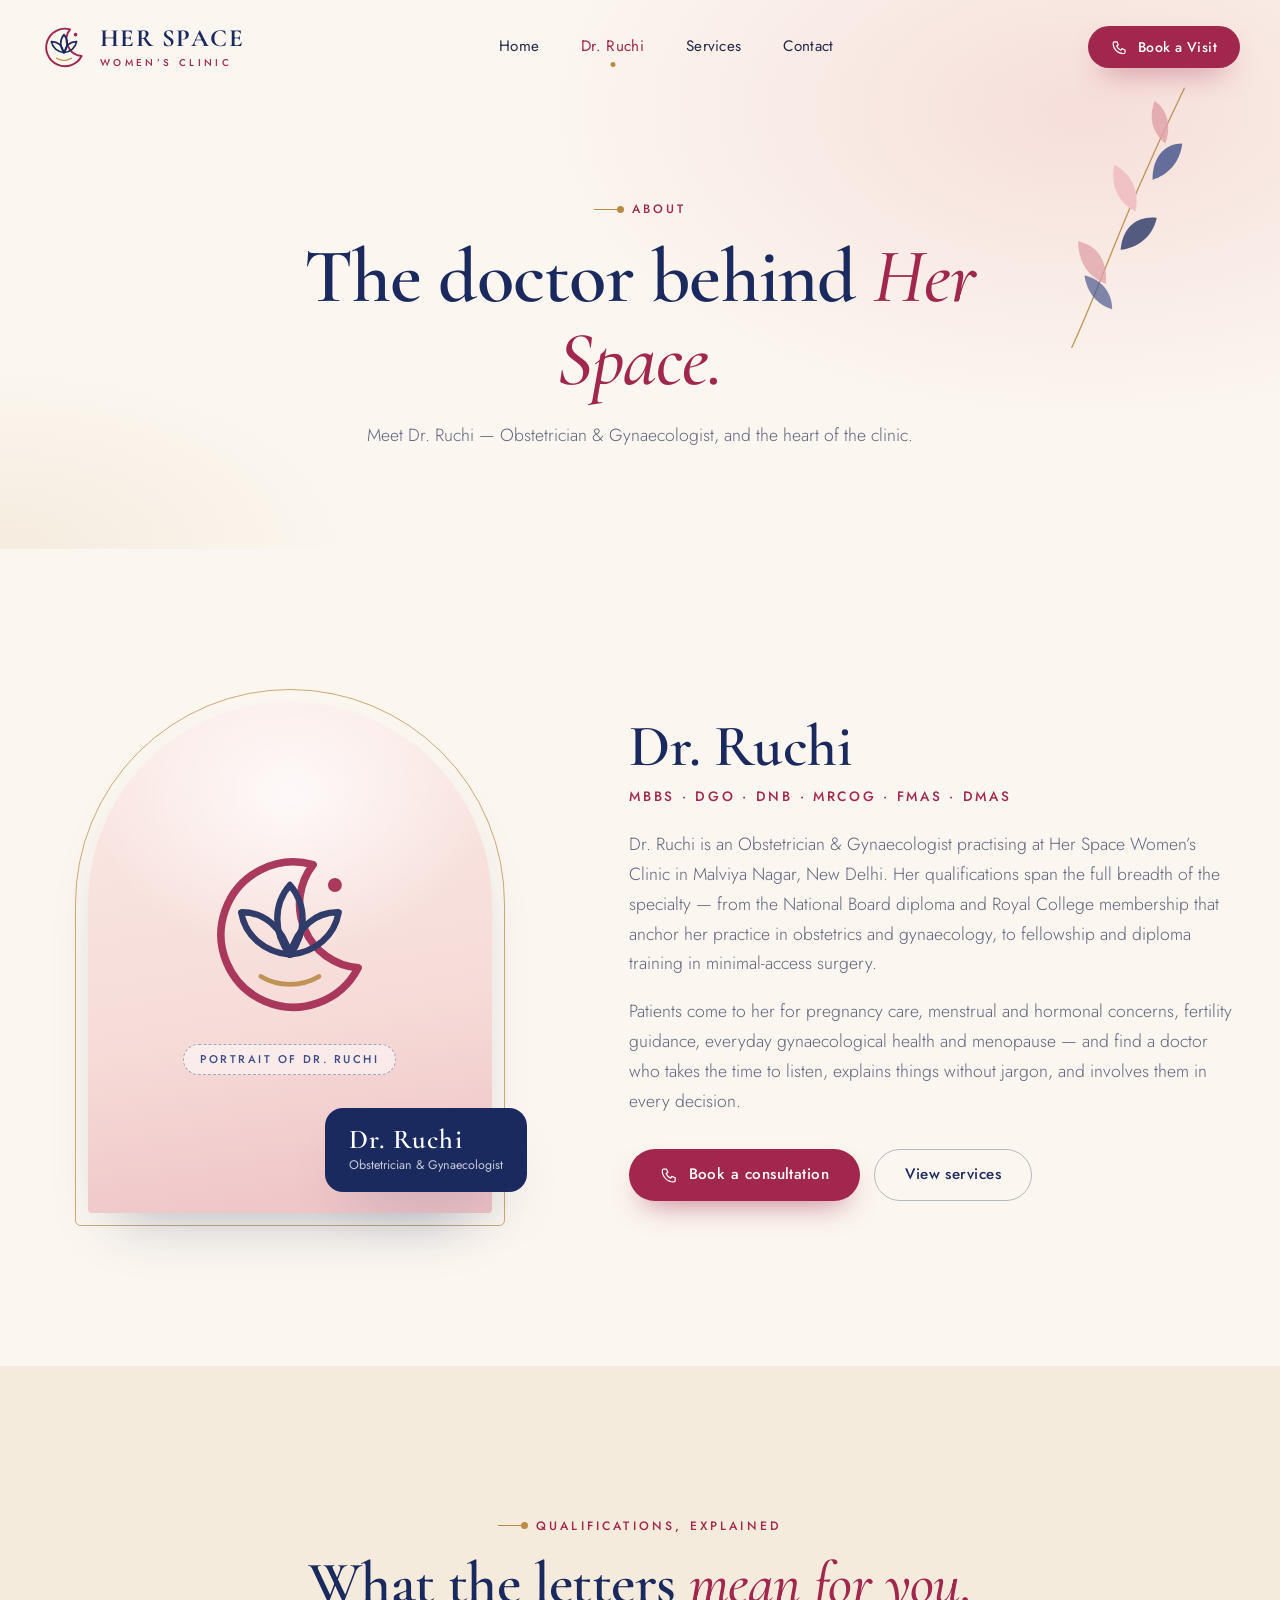
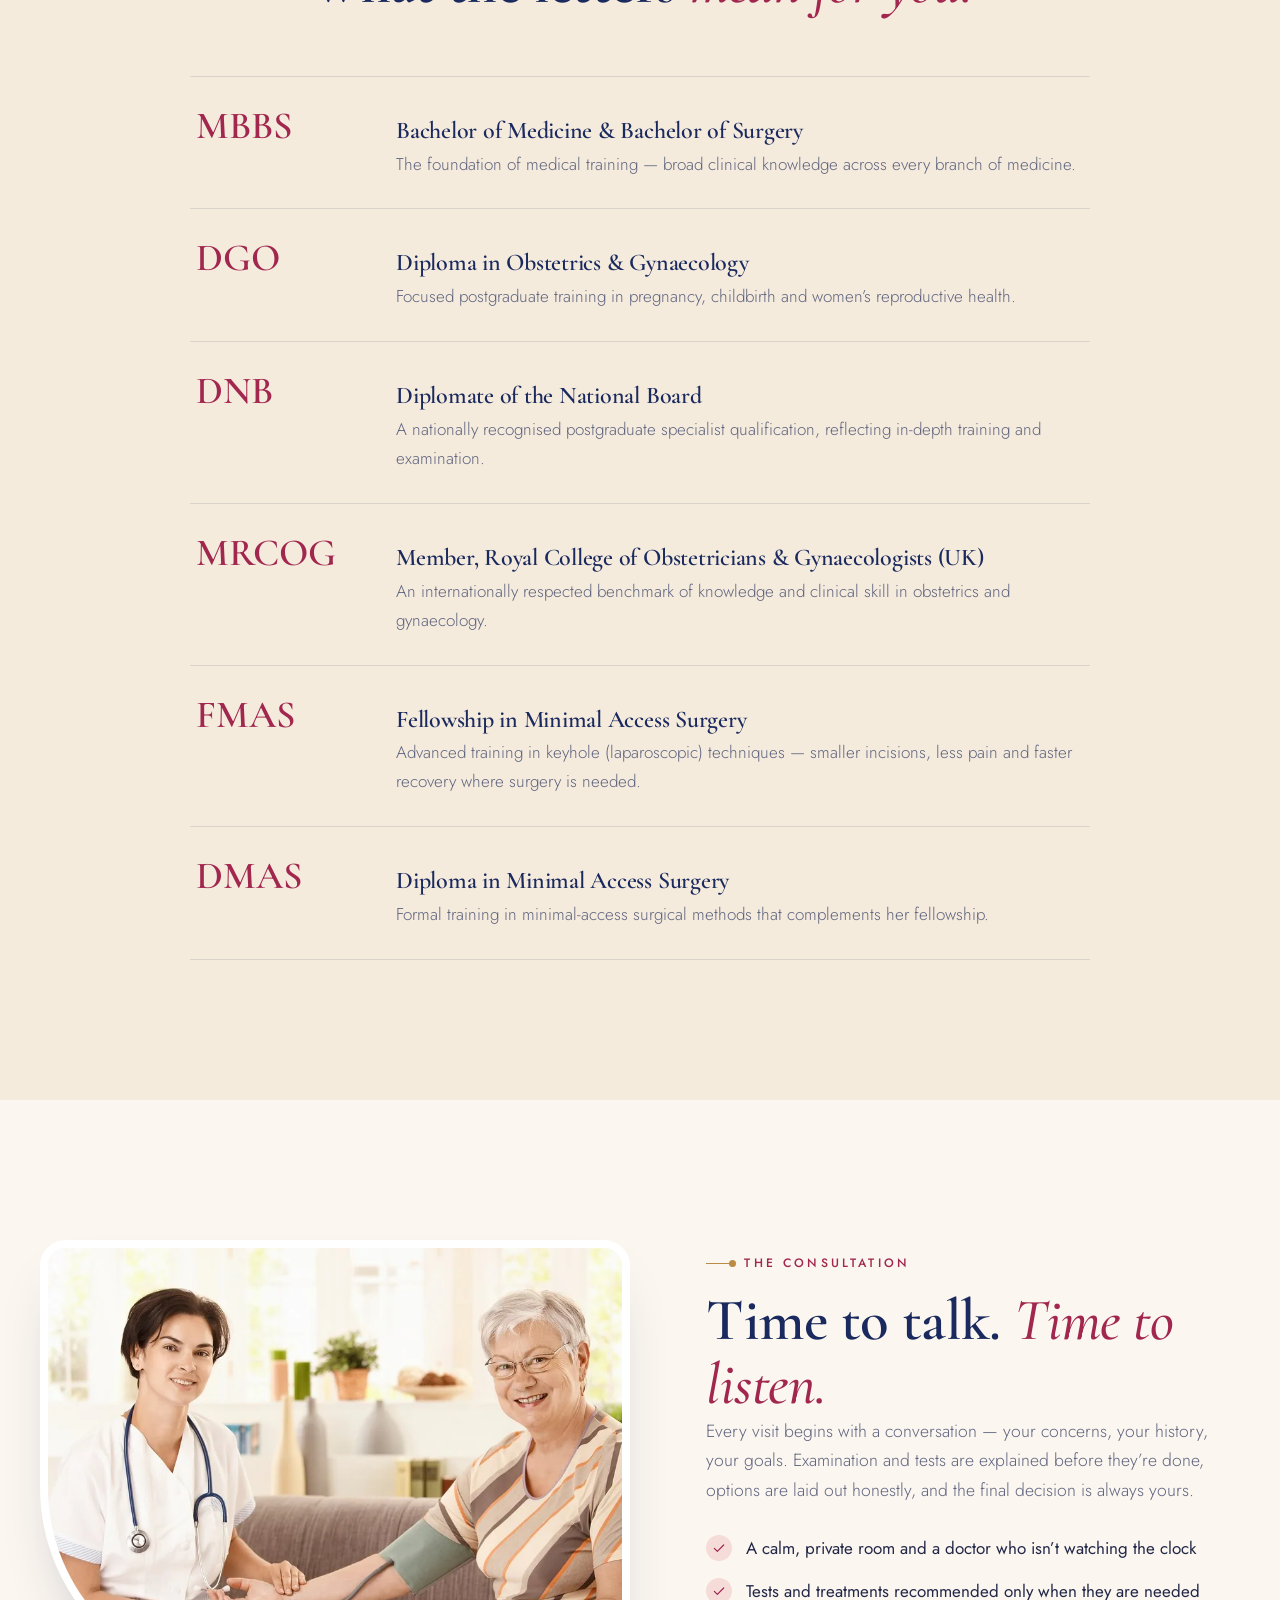
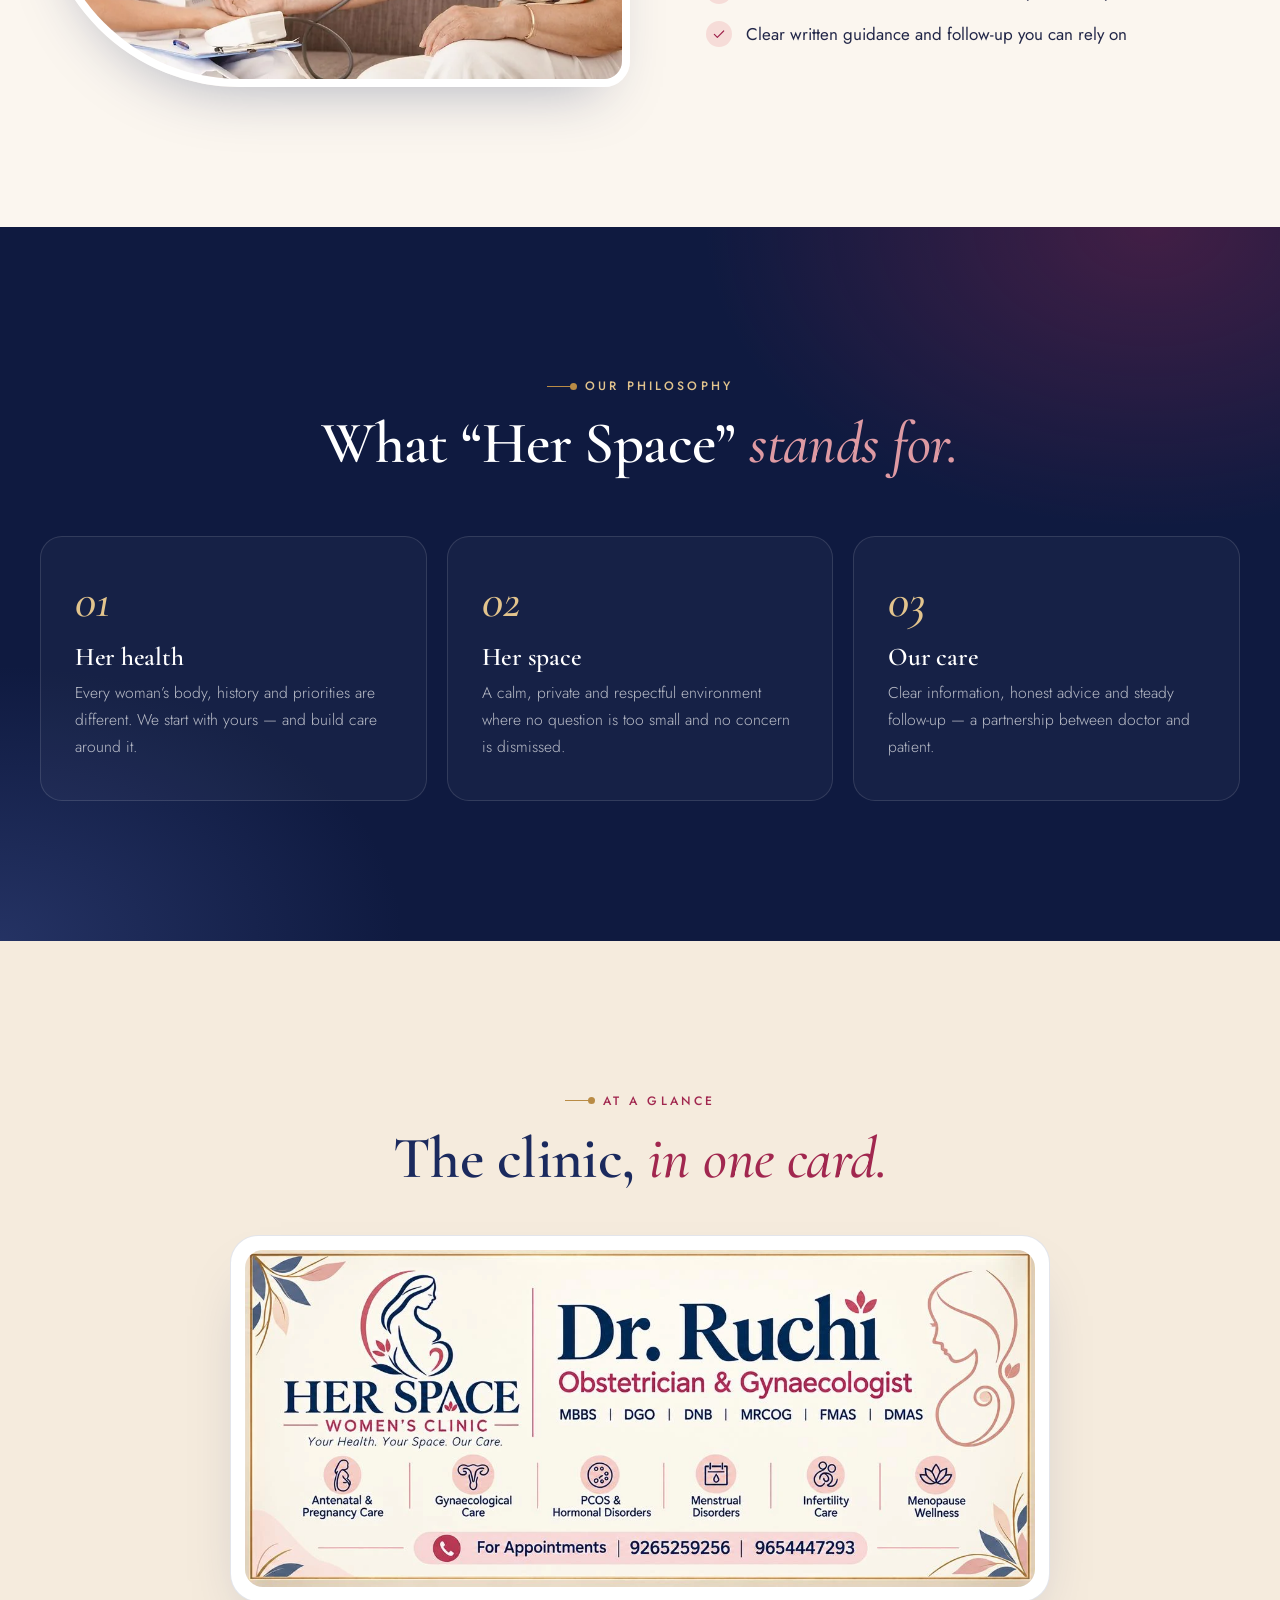
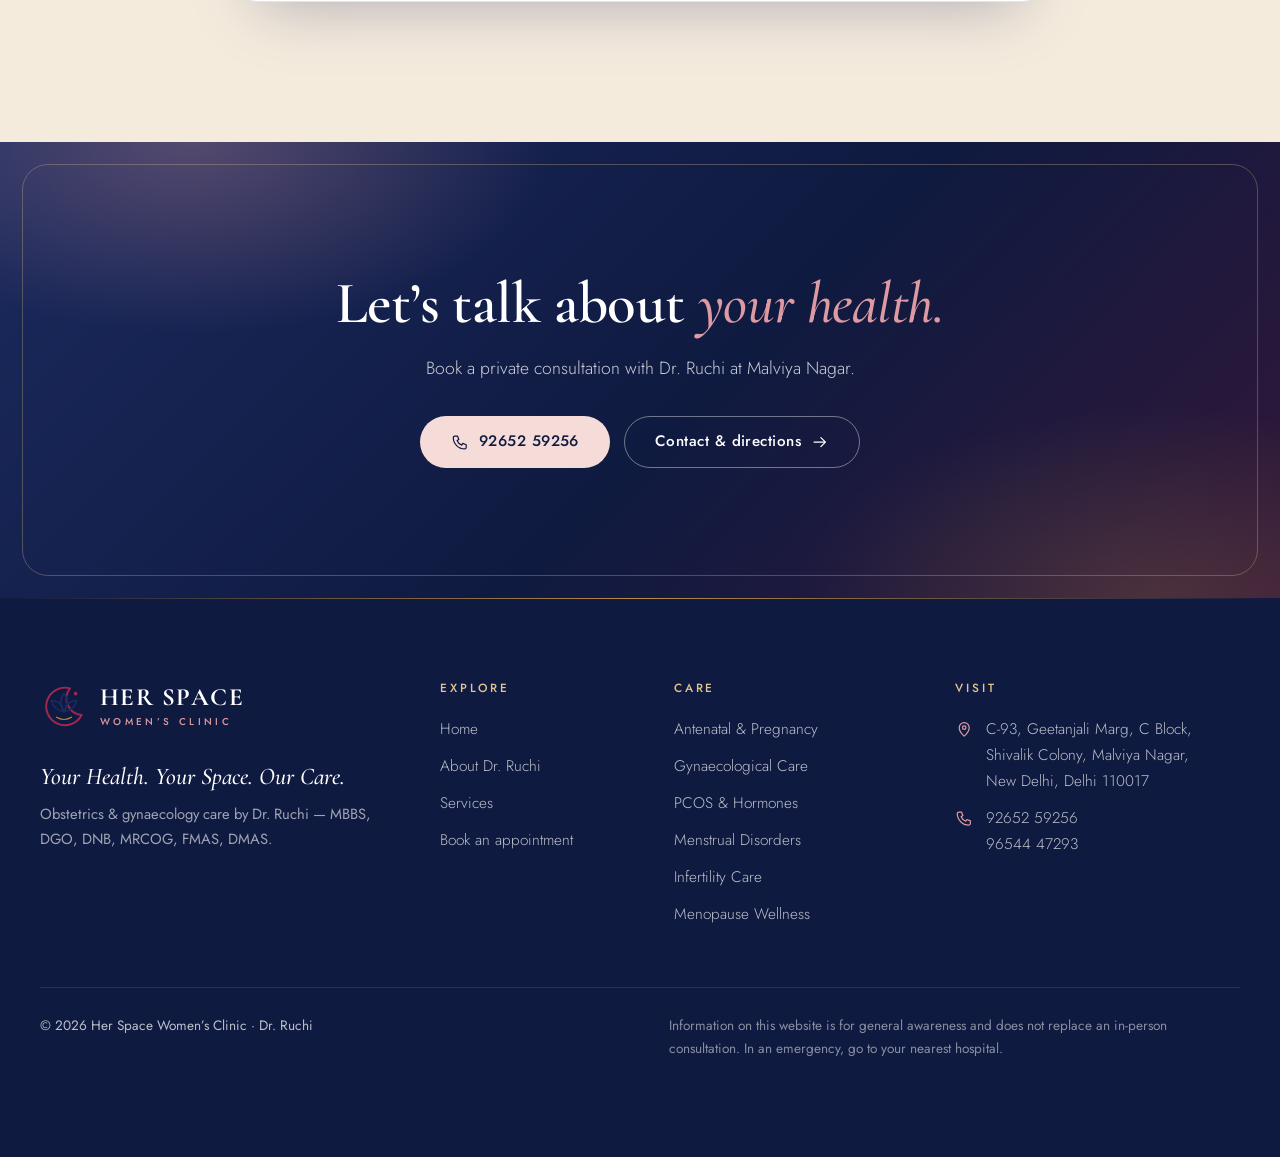
<file: about.html>
<!DOCTYPE html>
<html lang="en-IN">
<head>
<meta charset="utf-8">
<meta name="viewport" content="width=device-width, initial-scale=1, viewport-fit=cover">
<title>About Dr. Ruchi · Obstetrician &amp; Gynaecologist · Her Space Women’s Clinic</title>
<meta name="description" content="Meet Dr. Ruchi — Obstetrician &amp; Gynaecologist (MBBS, DGO, DNB, MRCOG, FMAS, DMAS) at Her Space Women’s Clinic, Malviya Nagar, New Delhi.">
<meta name="theme-color" content="#FBF6EF">
<link rel="canonical" href="https://mbl9645964-cell.github.io/her-space-womens-clinic/about.html">
<link rel="icon" type="image/svg+xml" href="assets/img/favicon.svg">
<meta property="og:type" content="website">
<meta property="og:site_name" content="Her Space Women's Clinic">
<meta property="og:title" content="About Dr. Ruchi · Obstetrician &amp; Gynaecologist · Her Space Women’s Clinic">
<meta property="og:description" content="Meet Dr. Ruchi — Obstetrician &amp; Gynaecologist (MBBS, DGO, DNB, MRCOG, FMAS, DMAS) at Her Space Women’s Clinic, Malviya Nagar, New Delhi.">
<meta property="og:url" content="https://mbl9645964-cell.github.io/her-space-womens-clinic/about.html">
<meta property="og:image" content="https://mbl9645964-cell.github.io/her-space-womens-clinic/assets/img/og-image.jpg">
<meta name="twitter:card" content="summary_large_image">
<link rel="preconnect" href="https://fonts.googleapis.com">
<link rel="preconnect" href="https://fonts.gstatic.com" crossorigin>
<link href="https://fonts.googleapis.com/css2?family=Cormorant+Garamond:ital,wght@0,400;0,500;0,600;0,700;1,400;1,500;1,600&family=Jost:wght@300;400;500;600&display=swap" rel="stylesheet">
<link rel="stylesheet" href="assets/css/style.css">
<script type="application/ld+json">{"@context": "https://schema.org", "@graph": [{"@type": ["MedicalClinic", "LocalBusiness"], "@id": "https://mbl9645964-cell.github.io/her-space-womens-clinic/#clinic", "name": "Her Space Women's Clinic", "alternateName": "Her Space Women's Clinic by Dr. Ruchi", "slogan": "Your Health. Your Space. Our Care.", "url": "https://mbl9645964-cell.github.io/her-space-womens-clinic/", "image": "https://mbl9645964-cell.github.io/her-space-womens-clinic/assets/img/og-image.jpg", "telephone": ["+91-9265259256", "+91-9654447293"], "medicalSpecialty": ["Obstetric", "Gynecologic"], "address": {"@type": "PostalAddress", "streetAddress": "C-93, Geetanjali Marg, C Block, Shivalik Colony, Malviya Nagar", "addressLocality": "New Delhi", "addressRegion": "Delhi", "postalCode": "110017", "addressCountry": "IN"}, "employee": {"@id": "https://mbl9645964-cell.github.io/her-space-womens-clinic/#dr-ruchi"}}, {"@type": "Physician", "@id": "https://mbl9645964-cell.github.io/her-space-womens-clinic/#dr-ruchi", "name": "Dr. Ruchi", "jobTitle": "Obstetrician & Gynaecologist", "medicalSpecialty": ["Obstetric", "Gynecologic"], "description": "MBBS, DGO, DNB, MRCOG, FMAS, DMAS", "worksFor": {"@id": "https://mbl9645964-cell.github.io/her-space-womens-clinic/#clinic"}}]}</script>
</head>
<body class="page-about">
<svg xmlns="http://www.w3.org/2000/svg" width="0" height="0" style="position:absolute" aria-hidden="true" focusable="false">
  <defs>
    <!-- Service icons (48 grid, line style) -->
    <symbol id="i-antenatal" viewBox="0 0 48 48"><g fill="none" stroke="currentColor" stroke-width="1.6" stroke-linecap="round" stroke-linejoin="round"><circle cx="20" cy="9.5" r="4.6"/><path d="M18.4 15C14.6 19.6 15.4 26 17.6 30.4L17.2 42"/><path d="M23.4 14.6C24.6 18.2 27.8 19.6 30.2 23.6 33.2 28.8 31.4 35.6 25.4 36.4L25.4 42"/><path d="M28 28c1.6.4 2.8 1.6 3 3.2" opacity=".55"/></g></symbol>
    <symbol id="i-gyn" viewBox="0 0 48 48"><g fill="none" stroke="currentColor" stroke-width="1.6" stroke-linecap="round" stroke-linejoin="round"><path d="M15 18c0 5 3 9 5.6 11l.9 8h5l.9-8C29.9 27 33 23 33 18c0-3.2-3-4.2-5.5-2.4-1.4 1-2.4 2-3.5 2s-2.100-1-3.500-2C18 13.800 15 14.800 15 18Z"/><path d="M15 18c-5 .4-7.400-4.600-4.800-8"/><path d="M33 18c5 .4 7.400-4.600 4.800-8"/><circle cx="9.600" cy="8.400" r="2.100"/><circle cx="38.400" cy="8.400" r="2.100"/></g></symbol>
    <symbol id="i-pcos" viewBox="0 0 48 48"><g fill="none" stroke="currentColor" stroke-width="1.6" stroke-linecap="round" stroke-linejoin="round"><circle cx="24" cy="24" r="14"/><circle cx="18.500" cy="19.500" r="2.400"/><circle cx="28.500" cy="18.500" r="1.800"/><circle cx="24" cy="26.500" r="2.600"/><circle cx="31.500" cy="27.500" r="1.600"/><circle cx="17.500" cy="29.500" r="1.500"/></g></symbol>
    <symbol id="i-menstrual" viewBox="0 0 48 48"><g fill="none" stroke="currentColor" stroke-width="1.6" stroke-linecap="round" stroke-linejoin="round"><rect x="8.500" y="11" width="31" height="28" rx="4.500"/><path d="M8.500 19.500h31M17 7.500v6M31 7.500v6"/><path d="M24 24.500c-3 3.800-4.200 5.800-4.200 7.700a4.200 4.200 0 0 0 8.400 0c0-1.900-1.200-3.900-4.200-7.700Z"/></g></symbol>
    <symbol id="i-fertility" viewBox="0 0 48 48"><g fill="none" stroke="currentColor" stroke-width="1.6" stroke-linecap="round" stroke-linejoin="round"><path d="M24 26.500C14.500 20 16 12.500 21.200 13.600c1.400.3 2.800 1.500 2.800 3 0-1.500 1.400-2.700 2.800-3 5.200-1.100 6.700 6.400-2.800 12.900Z"/><path d="M7.500 30c3.500 8.500 29.500 8.500 33 0"/><path d="M12 33.500c1.600 4 22.400 4 24 0" opacity=".5"/></g></symbol>
    <symbol id="i-menopause" viewBox="0 0 48 48"><g fill="none" stroke="currentColor" stroke-width="1.6" stroke-linecap="round" stroke-linejoin="round"><path d="M24 10.500c-5.200 6-5.200 15.500 0 23 5.200-7.500 5.200-17 0-23Z"/><path d="M24 33.500c-8-.8-14.200-6-15.500-13.500 6.800-.2 12.700 4.500 15.500 13.500Z"/><path d="M24 33.500c8-.8 14.200-6 15.500-13.500-6.800-.2-12.700 4.500-15.500 13.500Z"/><path d="M12 39h24" opacity=".55"/></g></symbol>

    <!-- UI icons (24 grid) -->
    <symbol id="i-phone" viewBox="0 0 24 24"><path fill="none" stroke="currentColor" stroke-width="1.6" stroke-linecap="round" stroke-linejoin="round" d="M5 4h3.500l1.800 4.500-2.300 1.500a11 11 0 0 0 6 6l1.500-2.300L20 15.500V19a2 2 0 0 1-2 2A15 15 0 0 1 3 6a2 2 0 0 1 2-2Z"/></symbol>
    <symbol id="i-whatsapp" viewBox="0 0 24 24"><g fill="none" stroke="currentColor" stroke-width="1.6" stroke-linecap="round" stroke-linejoin="round"><path d="M3.500 20.500l1.300-4.200A8.500 8.500 0 1 1 8 19.500Z"/><path d="M9 8.500c-.4 1.800 1.800 5.200 5.600 6.300.8-.2 1.400-.9 1.400-1.500l-1.900-.9-.9.900c-1-.4-2.200-1.600-2.600-2.600l.9-.9L10.600 7.900C9.900 7.900 9.200 8.100 9 8.500Z"/></g></symbol>
    <symbol id="i-pin" viewBox="0 0 24 24"><g fill="none" stroke="currentColor" stroke-width="1.6" stroke-linecap="round" stroke-linejoin="round"><path d="M12 21s-6.500-5.800-6.500-11a6.500 6.500 0 0 1 13 0c0 5.200-6.500 11-6.500 11Z"/><circle cx="12" cy="10" r="2.300"/></g></symbol>
    <symbol id="i-clock" viewBox="0 0 24 24"><g fill="none" stroke="currentColor" stroke-width="1.6" stroke-linecap="round" stroke-linejoin="round"><circle cx="12" cy="12" r="8.500"/><path d="M12 7.500V12l3 2"/></g></symbol>
    <symbol id="i-arrow" viewBox="0 0 24 24"><path fill="none" stroke="currentColor" stroke-width="1.6" stroke-linecap="round" stroke-linejoin="round" d="M4 12h15M13 6l6 6-6 6"/></symbol>
    <symbol id="i-check" viewBox="0 0 24 24"><path fill="none" stroke="currentColor" stroke-width="1.8" stroke-linecap="round" stroke-linejoin="round" d="m5 12.500 4.500 4.500L19 7.500"/></symbol>
    <symbol id="i-shield" viewBox="0 0 24 24"><g fill="none" stroke="currentColor" stroke-width="1.6" stroke-linecap="round" stroke-linejoin="round"><path d="M12 3 4.500 6v5.500c0 4.800 3.200 8.200 7.500 9.500 4.300-1.300 7.500-4.700 7.500-9.500V6Z"/><path d="m8.800 12 2.300 2.300 4.200-4.400"/></g></symbol>
    <symbol id="i-book" viewBox="0 0 24 24"><g fill="none" stroke="currentColor" stroke-width="1.6" stroke-linecap="round" stroke-linejoin="round"><path d="M4 5.500A1.500 1.500 0 0 1 5.500 4H11v15H5.500A1.500 1.500 0 0 0 4 20.500Z"/><path d="M20 5.500A1.500 1.500 0 0 0 18.500 4H13v15h5.500a1.500 1.500 0 0 1 1.500 1.500Z"/></g></symbol>
    <symbol id="i-sparkle" viewBox="0 0 24 24"><path fill="none" stroke="currentColor" stroke-width="1.6" stroke-linecap="round" stroke-linejoin="round" d="M12 3.500c.8 4.800 2.700 6.700 7.500 7.500-4.800.8-6.700 2.700-7.500 7.500-.8-4.800-2.700-6.700-7.500-7.500C9.300 10.200 11.200 8.300 12 3.500ZM19 16.500c.3 1.500.9 2.100 2.400 2.400-1.500.3-2.100.9-2.400 2.400-.3-1.500-.9-2.100-2.400-2.400 1.500-.3 2.100-.9 2.400-2.400Z"/></symbol>
    <symbol id="i-people" viewBox="0 0 24 24"><g fill="none" stroke="currentColor" stroke-width="1.6" stroke-linecap="round" stroke-linejoin="round"><circle cx="9" cy="8.500" r="3.200"/><path d="M3 20c.4-3.500 2.900-5.500 6-5.500s5.600 2 6 5.500"/><path d="M15.500 5.600a3 3 0 0 1 0 5.800M17 14.800c2.200.6 3.700 2.300 4 5.200"/></g></symbol>
    <symbol id="i-plus" viewBox="0 0 24 24"><path fill="none" stroke="currentColor" stroke-width="1.6" stroke-linecap="round" d="M12 5v14M5 12h14"/></symbol>
    <symbol id="i-menu" viewBox="0 0 24 24"><path fill="none" stroke="currentColor" stroke-width="1.6" stroke-linecap="round" d="M4 8h16M4 16h11"/></symbol>
    <symbol id="i-close" viewBox="0 0 24 24"><path fill="none" stroke="currentColor" stroke-width="1.6" stroke-linecap="round" d="M6 6l12 12M18 6 6 18"/></symbol>
    <symbol id="i-compass" viewBox="0 0 24 24"><g fill="none" stroke="currentColor" stroke-width="1.6" stroke-linecap="round" stroke-linejoin="round"><circle cx="12" cy="12" r="8.500"/><path d="m15.500 8.500-2 5-5 2 2-5Z"/></g></symbol>
    <symbol id="i-leaf" viewBox="0 0 24 24"><g fill="none" stroke="currentColor" stroke-width="1.6" stroke-linecap="round" stroke-linejoin="round"><path d="M5 19C4 11 9 5 19 5c0 9-5 14-12 14Z"/><path d="M5 19c3-4 6-7 10-9"/></g></symbol>

    <!-- Brand mark: crescent + bloom -->
    <symbol id="mark" viewBox="0 0 64 64">
      <path d="M40 8.500A25 25 0 1 0 55.500 44 22 22 0 0 1 40 8.500Z" fill="none" stroke="#A1274F" stroke-width="2.600" stroke-linecap="round" stroke-linejoin="round"/>
      <g fill="none" stroke="#1B2A5E" stroke-width="2.200" stroke-linecap="round" stroke-linejoin="round">
        <path d="M32 15.500c-5.800 6.600-5.800 16.500 0 24 5.800-7.500 5.800-17.400 0-24Z"/>
        <path d="M32 39.500c-8.800-.8-15.400-6.500-16.800-14.600 7.600-.2 14.100 4.800 16.800 14.600Z"/>
        <path d="M32 39.500c8.800-.8 15.400-6.500 16.800-14.600-7.600-.2-14.100 4.800-16.800 14.600Z"/>
      </g>
      <circle cx="47.500" cy="15.500" r="2.400" fill="#A1274F"/>
      <path d="M22 47c6 3.600 14 3.600 20 0" fill="none" stroke="#B98B45" stroke-width="1.600" stroke-linecap="round"/>
    </symbol>

    <!-- Botanical sprig (used decoratively) -->
    <symbol id="sprig" viewBox="0 0 160 260">
      <path d="M12 250C40 190 62 120 118 6" fill="none" stroke="#B98B45" stroke-width="1.200" stroke-linecap="round"/>
      <path d="M44 190c-16-6-26-20-26-40 18 4 28 18 26 40Z" fill="#DE9AA3" opacity=".75"/>
      <path d="M58 158c16-2 30-12 34-30-18-2-32 8-34 30Z" fill="#1B2A5E" opacity=".82"/>
      <path d="M72 122c-16-8-24-24-20-44 16 8 24 24 20 44Z" fill="#F0BFC3"/>
      <path d="M88 92c14-4 26-16 28-34-16 0-28 12-28 34Z" fill="#3A4B87" opacity=".85"/>
      <path d="M100 58c-12-10-16-24-10-40 12 8 16 24 10 40Z" fill="#DE9AA3" opacity=".8"/>
      <path d="M50 214c-14-4-24-16-26-32 16 4 26 16 26 32Z" fill="#3A4B87" opacity=".7"/>
    </symbol>
  </defs>
</svg>

<a class="skip" href="#main">Skip to content</a>
<header class="site-header" id="top">
  <div class="wrap bar">
    <a class="brand" href="index.html" aria-label="Her Space Women's Clinic — home">
      <svg class="brand-mark" aria-hidden="true"><use href="#mark"/></svg>
      <span class="brand-txt"><b>Her Space</b><i>Women’s Clinic</i></span>
    </a>
    <nav class="nav" id="nav" aria-label="Primary">
      <a href="index.html" data-nav="home">Home</a>
      <a href="about.html" data-nav="about" aria-current="page">Dr. Ruchi</a>
      <a href="services.html" data-nav="services">Services</a>
      <a href="contact.html" data-nav="contact">Contact</a>
      <a class="nav-cta-m" href="tel:+919265259256"><svg class="ic"><use href="#i-phone"/></svg>92652 59256</a>
    </nav>
    <a class="btn btn-sm btn-berry hide-m" href="tel:+919265259256"><svg class="ic"><use href="#i-phone"/></svg>Book a Visit</a>
    <button class="burger" id="burger" aria-label="Open menu" aria-expanded="false" aria-controls="nav"><svg class="ic"><use href="#i-menu"/></svg></button>
  </div>
</header>

<main id="main">
<section class="page-hero">
  <svg class="sprig sprig-tr" aria-hidden="true"><use href="#sprig"/></svg>
  <div class="wrap narrow center">
    <p class="eyebrow reveal"><span class="dot"></span>About</p>
    <h1 class="display reveal d1">The doctor behind <em>Her Space.</em></h1>
    <p class="lead-sm reveal d2">Meet Dr. Ruchi — Obstetrician &amp; Gynaecologist, and the heart of the clinic.</p>
  </div>
</section>

<section class="section about-main">
  <div class="wrap doctor-grid">
    <div class="doctor-visual reveal">
      <div class="portrait-arch">
        <div class="portrait-inner">
          <svg class="portrait-mark"><use href="#mark"/></svg>
          <span class="portrait-ph">Portrait of Dr. Ruchi</span>
        </div>
      </div>
      <div class="doctor-badge"><b>Dr. Ruchi</b><span>Obstetrician &amp; Gynaecologist</span></div>
    </div>
    <div class="doctor-copy">
      <h2 class="display reveal">Dr. Ruchi</h2>
      <p class="role-line reveal d1">MBBS · DGO · DNB · MRCOG · FMAS · DMAS</p>
      <p class="lead-sm reveal d2">Dr. Ruchi is an Obstetrician &amp; Gynaecologist practising at Her Space Women’s Clinic in Malviya Nagar, New Delhi. Her qualifications span the full breadth of the specialty — from the National Board diploma and Royal College membership that anchor her practice in obstetrics and gynaecology, to fellowship and diploma training in minimal-access surgery.</p>
      <p class="lead-sm reveal d3">Patients come to her for pregnancy care, menstrual and hormonal concerns, fertility guidance, everyday gynaecological health and menopause — and find a doctor who takes the time to listen, explains things without jargon, and involves them in every decision.</p>
      <div class="cta-row reveal d4">
        <a class="btn btn-berry" href="tel:+919265259256"><svg class="ic"><use href="#i-phone"/></svg>Book a consultation</a>
        <a class="btn btn-ghost" href="services.html">View services</a>
      </div>
    </div>
  </div>
</section>

<section class="section creds-sec creds-detail">
  <div class="wrap">
    <div class="sec-head center-head">
      <div>
        <p class="eyebrow reveal"><span class="dot"></span>Qualifications, explained</p>
        <h2 class="display reveal d1">What the letters <em>mean for you.</em></h2>
      </div>
    </div>
    <div class="cred-list">
      <div class="cred-row reveal"><b>MBBS</b><div><h3>Bachelor of Medicine &amp; Bachelor of Surgery</h3><p>The foundation of medical training — broad clinical knowledge across every branch of medicine.</p></div></div>
      <div class="cred-row reveal"><b>DGO</b><div><h3>Diploma in Obstetrics &amp; Gynaecology</h3><p>Focused postgraduate training in pregnancy, childbirth and women’s reproductive health.</p></div></div>
      <div class="cred-row reveal"><b>DNB</b><div><h3>Diplomate of the National Board</h3><p>A nationally recognised postgraduate specialist qualification, reflecting in-depth training and examination.</p></div></div>
      <div class="cred-row reveal"><b>MRCOG</b><div><h3>Member, Royal College of Obstetricians &amp; Gynaecologists (UK)</h3><p>An internationally respected benchmark of knowledge and clinical skill in obstetrics and gynaecology.</p></div></div>
      <div class="cred-row reveal"><b>FMAS</b><div><h3>Fellowship in Minimal Access Surgery</h3><p>Advanced training in keyhole (laparoscopic) techniques — smaller incisions, less pain and faster recovery where surgery is needed.</p></div></div>
      <div class="cred-row reveal"><b>DMAS</b><div><h3>Diploma in Minimal Access Surgery</h3><p>Formal training in minimal-access surgical methods that complements her fellowship.</p></div></div>
    </div>
  </div>
</section>

<section class="section approach-sec">
  <div class="wrap approach-grid">
    <figure class="approach-photo reveal"><img src="assets/img/consultation.webp" width="910" height="683" alt="A doctor taking a patient's blood pressure during a friendly consultation" loading="lazy"></figure>
    <div>
      <p class="eyebrow reveal"><span class="dot"></span>The consultation</p>
      <h2 class="display reveal d1">Time to talk. <em>Time to listen.</em></h2>
      <p class="lead-sm reveal d2">Every visit begins with a conversation — your concerns, your history, your goals. Examination and tests are explained before they’re done, options are laid out honestly, and the final decision is always yours.</p>
      <ul class="tick-list reveal d3">
        <li><svg class="ic"><use href="#i-check"/></svg>A calm, private room and a doctor who isn’t watching the clock</li>
        <li><svg class="ic"><use href="#i-check"/></svg>Tests and treatments recommended only when they are needed</li>
        <li><svg class="ic"><use href="#i-check"/></svg>Clear written guidance and follow-up you can rely on</li>
      </ul>
    </div>
  </div>
</section>

<section class="section philosophy-sec">
  <div class="wrap">
    <div class="sec-head center-head">
      <div>
        <p class="eyebrow eyebrow-inv reveal"><span class="dot"></span>Our philosophy</p>
        <h2 class="display reveal d1">What “Her Space” <em>stands for.</em></h2>
      </div>
    </div>
    <div class="why-grid three">
      <div class="why reveal"><span class="big-n">01</span><h3>Her health</h3><p>Every woman’s body, history and priorities are different. We start with yours — and build care around it.</p></div>
      <div class="why reveal d1"><span class="big-n">02</span><h3>Her space</h3><p>A calm, private and respectful environment where no question is too small and no concern is dismissed.</p></div>
      <div class="why reveal d2"><span class="big-n">03</span><h3>Our care</h3><p>Clear information, honest advice and steady follow-up — a partnership between doctor and patient.</p></div>
    </div>
  </div>
</section>

<section class="section card-sec">
  <div class="wrap narrow center">
    <p class="eyebrow reveal"><span class="dot"></span>At a glance</p>
    <h2 class="display reveal d1">The clinic, <em>in one card.</em></h2>
    <figure class="card-fig reveal d2">
      <img src="assets/img/clinic-card.webp" width="1280" height="547" alt="Her Space Women's Clinic by Dr. Ruchi — Obstetrician & Gynaecologist. MBBS, DGO, DNB, MRCOG, FMAS, DMAS. Antenatal & pregnancy care, gynaecological care, PCOS & hormonal disorders, menstrual disorders, infertility care, menopause wellness. Appointments: 9265259256, 9654447293." loading="lazy">
    </figure>
  </div>
</section>

<section class="cta-band">
  <div class="cta-glow" aria-hidden="true"></div>
  <div class="wrap center">
    <h2 class="display reveal">Let’s talk about <em>your health.</em></h2>
    <p class="lead-sm reveal d1">Book a private consultation with Dr. Ruchi at Malviya Nagar.</p>
    <div class="cta-row cta-center reveal d2">
      <a class="btn btn-rose" href="tel:+919265259256"><svg class="ic"><use href="#i-phone"/></svg>92652 59256</a>
      <a class="btn btn-outline-inv" href="contact.html">Contact &amp; directions <svg class="ic"><use href="#i-arrow"/></svg></a>
    </div>
  </div>
</section>

</main>
<footer class="site-footer">
  <div class="wrap">
    <div class="foot-grid">
      <div class="foot-brand">
        <a class="brand brand-inv" href="index.html">
          <svg class="brand-mark" aria-hidden="true"><use href="#mark"/></svg>
          <span class="brand-txt"><b>Her Space</b><i>Women’s Clinic</i></span>
        </a>
        <p class="tagline">Your Health. Your Space. Our Care.</p>
        <p class="small">Obstetrics &amp; gynaecology care by Dr. Ruchi — MBBS, DGO, DNB, MRCOG, FMAS, DMAS.</p>
      </div>
      <div>
        <h4>Explore</h4>
        <ul class="flist">
          <li><a href="index.html">Home</a></li>
          <li><a href="about.html">About Dr. Ruchi</a></li>
          <li><a href="services.html">Services</a></li>
          <li><a href="contact.html">Book an appointment</a></li>
        </ul>
      </div>
      <div>
        <h4>Care</h4>
        <ul class="flist">
          <li><a href="services.html#antenatal">Antenatal &amp; Pregnancy</a></li>
          <li><a href="services.html#gynaecological">Gynaecological Care</a></li>
          <li><a href="services.html#pcos">PCOS &amp; Hormones</a></li>
          <li><a href="services.html#menstrual">Menstrual Disorders</a></li>
          <li><a href="services.html#infertility">Infertility Care</a></li>
          <li><a href="services.html#menopause">Menopause Wellness</a></li>
        </ul>
      </div>
      <div>
        <h4>Visit</h4>
        <ul class="flist flist-icons">
          <li><svg class="ic"><use href="#i-pin"/></svg><span>C-93, Geetanjali Marg, C Block,<br>Shivalik Colony, Malviya Nagar,<br>New Delhi, Delhi 110017</span></li>
          <li><svg class="ic"><use href="#i-phone"/></svg><span><a href="tel:+919265259256">92652 59256</a><br><a href="tel:+919654447293">96544 47293</a></span></li>
        </ul>
      </div>
    </div>
    <div class="foot-base">
      <p>© <span data-year>2026</span> Her Space Women’s Clinic · Dr. Ruchi</p>
      <p class="disc">Information on this website is for general awareness and does not replace an in-person consultation. In an emergency, go to your nearest hospital.</p>
    </div>
  </div>
</footer>

<div class="dock" role="navigation" aria-label="Quick contact">
  <a href="tel:+919265259256"><svg class="ic"><use href="#i-phone"/></svg>Call</a>
  <a href="https://wa.me/919265259256?text=Hello%20Dr.%20Ruchi%2C%20I%27d%20like%20to%20book%20an%20appointment." target="_blank" rel="noopener"><svg class="ic"><use href="#i-whatsapp"/></svg>WhatsApp</a>
  <a href="https://www.google.com/maps/search/?api=1&query=Her+Space+Women%27s+Clinic+C-93+Geetanjali+Marg+Malviya+Nagar+New+Delhi+110017" target="_blank" rel="noopener"><svg class="ic"><use href="#i-pin"/></svg>Directions</a>
</div>
<script src="assets/js/main.js" defer></script>
</body>
</html>
</file>
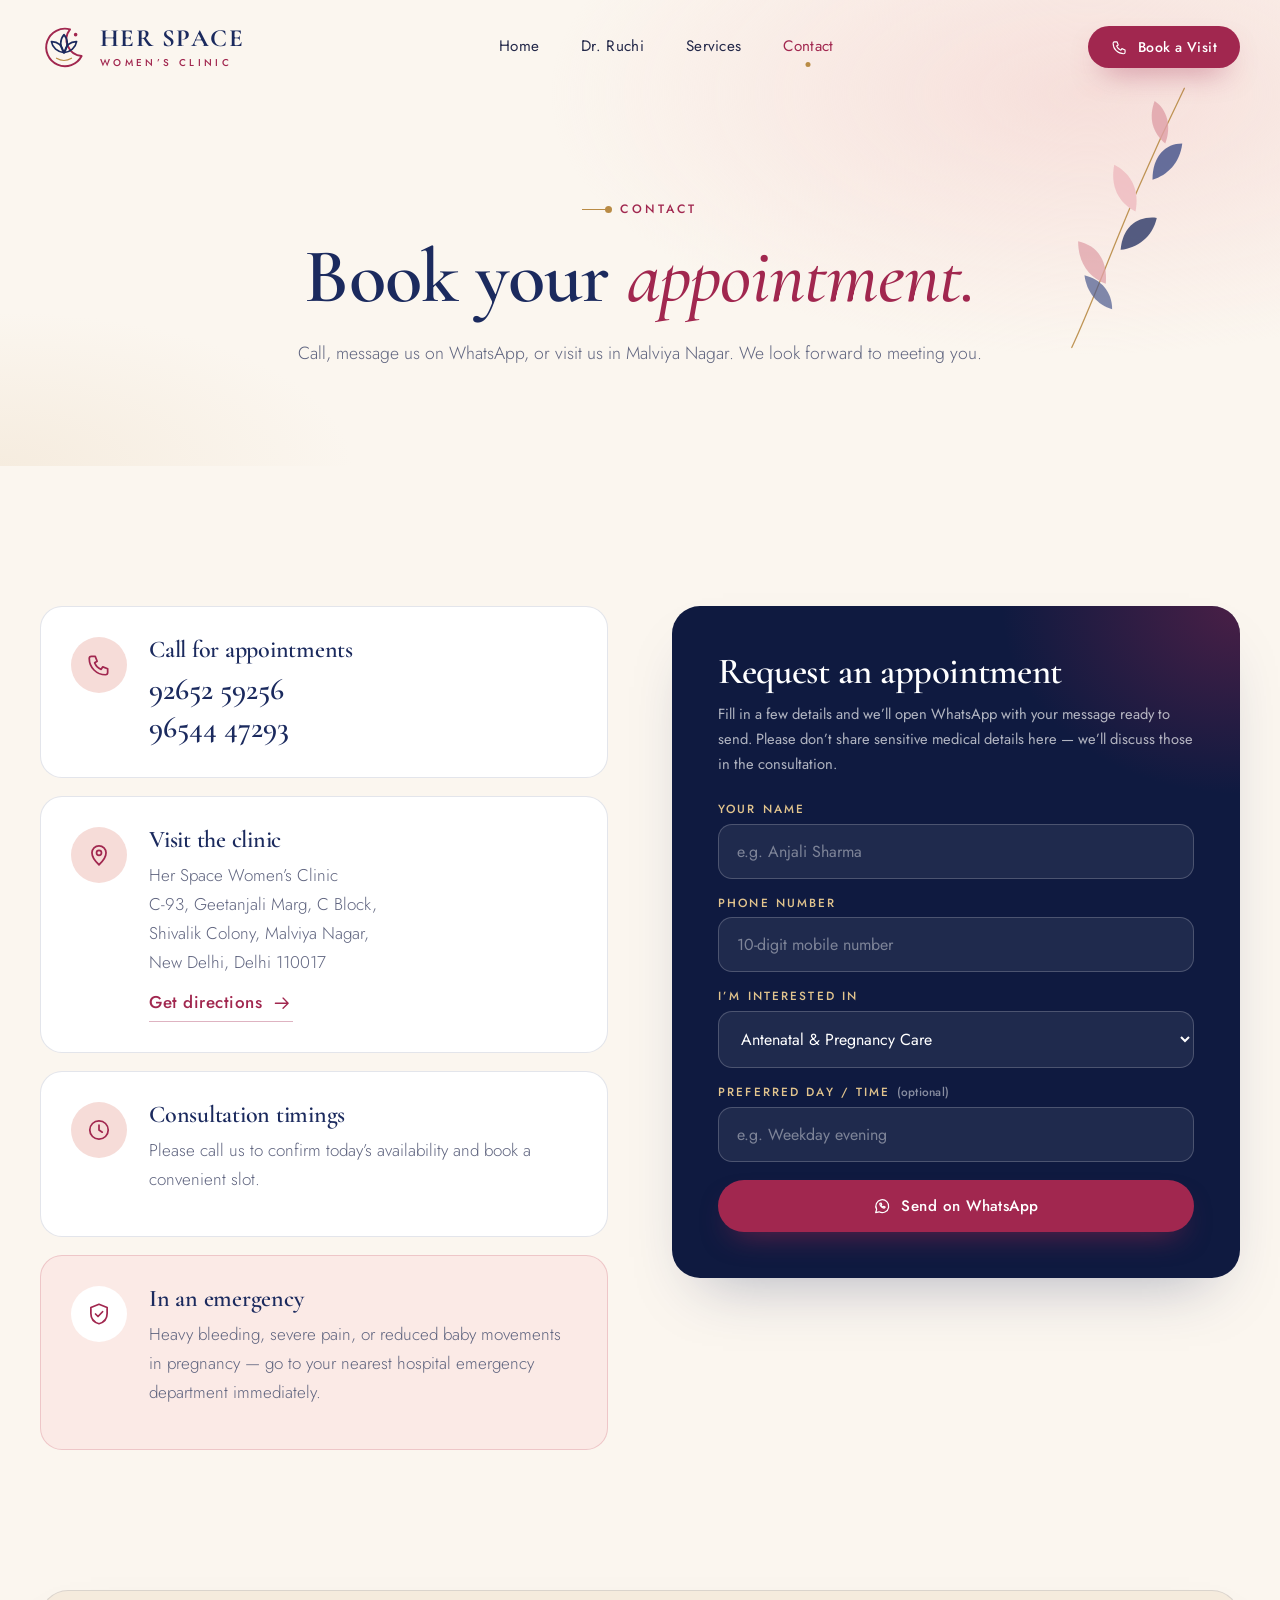
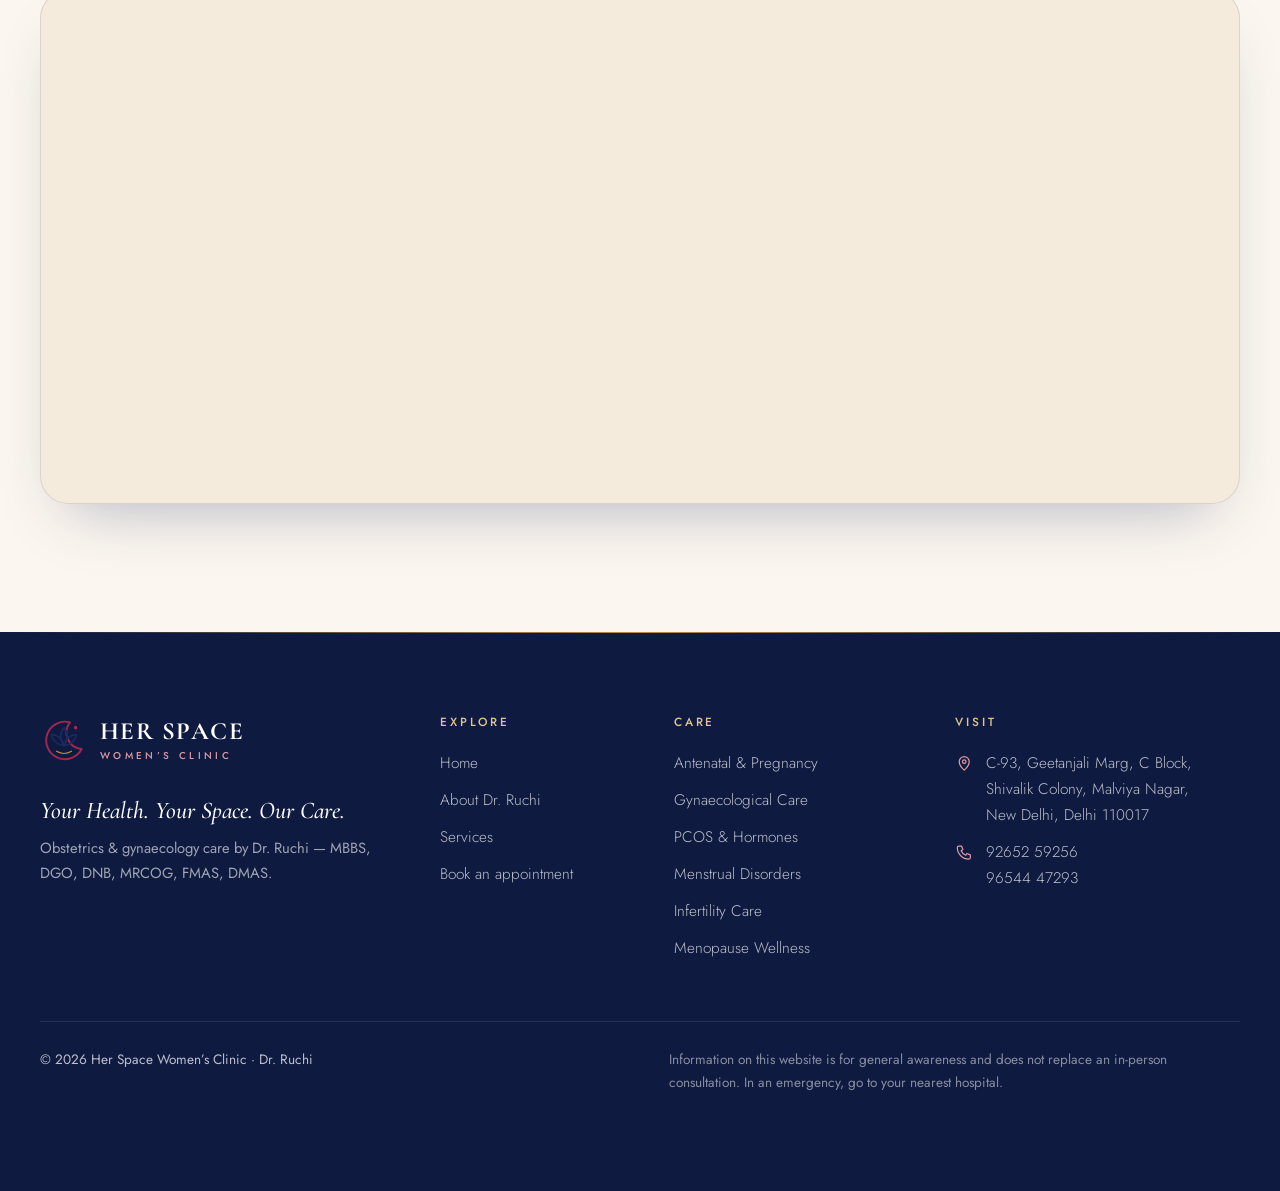
<file: contact.html>
<!DOCTYPE html>
<html lang="en-IN">
<head>
<meta charset="utf-8">
<meta name="viewport" content="width=device-width, initial-scale=1, viewport-fit=cover">
<title>Contact &amp; Book an Appointment · Her Space Women’s Clinic, Malviya Nagar</title>
<meta name="description" content="Book an appointment with Dr. Ruchi at Her Space Women’s Clinic, C-93 Geetanjali Marg, Shivalik Colony, Malviya Nagar, New Delhi 110017. Call 92652 59256 or 96544 47293.">
<meta name="theme-color" content="#FBF6EF">
<link rel="canonical" href="https://mbl9645964-cell.github.io/her-space-womens-clinic/contact.html">
<link rel="icon" type="image/svg+xml" href="assets/img/favicon.svg">
<meta property="og:type" content="website">
<meta property="og:site_name" content="Her Space Women's Clinic">
<meta property="og:title" content="Contact &amp; Book an Appointment · Her Space Women’s Clinic, Malviya Nagar">
<meta property="og:description" content="Book an appointment with Dr. Ruchi at Her Space Women’s Clinic, C-93 Geetanjali Marg, Shivalik Colony, Malviya Nagar, New Delhi 110017. Call 92652 59256 or 96544 47293.">
<meta property="og:url" content="https://mbl9645964-cell.github.io/her-space-womens-clinic/contact.html">
<meta property="og:image" content="https://mbl9645964-cell.github.io/her-space-womens-clinic/assets/img/og-image.jpg">
<meta name="twitter:card" content="summary_large_image">
<link rel="preconnect" href="https://fonts.googleapis.com">
<link rel="preconnect" href="https://fonts.gstatic.com" crossorigin>
<link href="https://fonts.googleapis.com/css2?family=Cormorant+Garamond:ital,wght@0,400;0,500;0,600;0,700;1,400;1,500;1,600&family=Jost:wght@300;400;500;600&display=swap" rel="stylesheet">
<link rel="stylesheet" href="assets/css/style.css">
<script type="application/ld+json">{"@context": "https://schema.org", "@graph": [{"@type": ["MedicalClinic", "LocalBusiness"], "@id": "https://mbl9645964-cell.github.io/her-space-womens-clinic/#clinic", "name": "Her Space Women's Clinic", "alternateName": "Her Space Women's Clinic by Dr. Ruchi", "slogan": "Your Health. Your Space. Our Care.", "url": "https://mbl9645964-cell.github.io/her-space-womens-clinic/", "image": "https://mbl9645964-cell.github.io/her-space-womens-clinic/assets/img/og-image.jpg", "telephone": ["+91-9265259256", "+91-9654447293"], "medicalSpecialty": ["Obstetric", "Gynecologic"], "address": {"@type": "PostalAddress", "streetAddress": "C-93, Geetanjali Marg, C Block, Shivalik Colony, Malviya Nagar", "addressLocality": "New Delhi", "addressRegion": "Delhi", "postalCode": "110017", "addressCountry": "IN"}, "employee": {"@id": "https://mbl9645964-cell.github.io/her-space-womens-clinic/#dr-ruchi"}}, {"@type": "Physician", "@id": "https://mbl9645964-cell.github.io/her-space-womens-clinic/#dr-ruchi", "name": "Dr. Ruchi", "jobTitle": "Obstetrician & Gynaecologist", "medicalSpecialty": ["Obstetric", "Gynecologic"], "description": "MBBS, DGO, DNB, MRCOG, FMAS, DMAS", "worksFor": {"@id": "https://mbl9645964-cell.github.io/her-space-womens-clinic/#clinic"}}]}</script>
</head>
<body class="page-contact">
<svg xmlns="http://www.w3.org/2000/svg" width="0" height="0" style="position:absolute" aria-hidden="true" focusable="false">
  <defs>
    <!-- Service icons (48 grid, line style) -->
    <symbol id="i-antenatal" viewBox="0 0 48 48"><g fill="none" stroke="currentColor" stroke-width="1.6" stroke-linecap="round" stroke-linejoin="round"><circle cx="20" cy="9.5" r="4.6"/><path d="M18.4 15C14.6 19.6 15.4 26 17.6 30.4L17.2 42"/><path d="M23.4 14.6C24.6 18.2 27.8 19.6 30.2 23.6 33.2 28.8 31.4 35.6 25.4 36.4L25.4 42"/><path d="M28 28c1.6.4 2.8 1.6 3 3.2" opacity=".55"/></g></symbol>
    <symbol id="i-gyn" viewBox="0 0 48 48"><g fill="none" stroke="currentColor" stroke-width="1.6" stroke-linecap="round" stroke-linejoin="round"><path d="M15 18c0 5 3 9 5.6 11l.9 8h5l.9-8C29.9 27 33 23 33 18c0-3.2-3-4.2-5.5-2.4-1.4 1-2.4 2-3.5 2s-2.100-1-3.500-2C18 13.800 15 14.800 15 18Z"/><path d="M15 18c-5 .4-7.400-4.600-4.800-8"/><path d="M33 18c5 .4 7.400-4.600 4.800-8"/><circle cx="9.600" cy="8.400" r="2.100"/><circle cx="38.400" cy="8.400" r="2.100"/></g></symbol>
    <symbol id="i-pcos" viewBox="0 0 48 48"><g fill="none" stroke="currentColor" stroke-width="1.6" stroke-linecap="round" stroke-linejoin="round"><circle cx="24" cy="24" r="14"/><circle cx="18.500" cy="19.500" r="2.400"/><circle cx="28.500" cy="18.500" r="1.800"/><circle cx="24" cy="26.500" r="2.600"/><circle cx="31.500" cy="27.500" r="1.600"/><circle cx="17.500" cy="29.500" r="1.500"/></g></symbol>
    <symbol id="i-menstrual" viewBox="0 0 48 48"><g fill="none" stroke="currentColor" stroke-width="1.6" stroke-linecap="round" stroke-linejoin="round"><rect x="8.500" y="11" width="31" height="28" rx="4.500"/><path d="M8.500 19.500h31M17 7.500v6M31 7.500v6"/><path d="M24 24.500c-3 3.800-4.200 5.800-4.200 7.700a4.200 4.200 0 0 0 8.400 0c0-1.900-1.200-3.900-4.200-7.700Z"/></g></symbol>
    <symbol id="i-fertility" viewBox="0 0 48 48"><g fill="none" stroke="currentColor" stroke-width="1.6" stroke-linecap="round" stroke-linejoin="round"><path d="M24 26.500C14.500 20 16 12.500 21.200 13.600c1.400.3 2.800 1.500 2.800 3 0-1.500 1.400-2.700 2.800-3 5.200-1.100 6.700 6.400-2.800 12.900Z"/><path d="M7.500 30c3.500 8.500 29.500 8.500 33 0"/><path d="M12 33.500c1.600 4 22.400 4 24 0" opacity=".5"/></g></symbol>
    <symbol id="i-menopause" viewBox="0 0 48 48"><g fill="none" stroke="currentColor" stroke-width="1.6" stroke-linecap="round" stroke-linejoin="round"><path d="M24 10.500c-5.200 6-5.200 15.500 0 23 5.200-7.500 5.200-17 0-23Z"/><path d="M24 33.500c-8-.8-14.200-6-15.500-13.500 6.800-.2 12.700 4.500 15.500 13.500Z"/><path d="M24 33.500c8-.8 14.200-6 15.500-13.500-6.800-.2-12.700 4.500-15.500 13.500Z"/><path d="M12 39h24" opacity=".55"/></g></symbol>

    <!-- UI icons (24 grid) -->
    <symbol id="i-phone" viewBox="0 0 24 24"><path fill="none" stroke="currentColor" stroke-width="1.6" stroke-linecap="round" stroke-linejoin="round" d="M5 4h3.500l1.800 4.500-2.300 1.500a11 11 0 0 0 6 6l1.500-2.300L20 15.500V19a2 2 0 0 1-2 2A15 15 0 0 1 3 6a2 2 0 0 1 2-2Z"/></symbol>
    <symbol id="i-whatsapp" viewBox="0 0 24 24"><g fill="none" stroke="currentColor" stroke-width="1.6" stroke-linecap="round" stroke-linejoin="round"><path d="M3.500 20.500l1.300-4.200A8.500 8.500 0 1 1 8 19.500Z"/><path d="M9 8.500c-.4 1.800 1.800 5.200 5.600 6.300.8-.2 1.400-.9 1.400-1.500l-1.900-.9-.9.900c-1-.4-2.200-1.600-2.600-2.600l.9-.9L10.600 7.900C9.900 7.900 9.200 8.100 9 8.500Z"/></g></symbol>
    <symbol id="i-pin" viewBox="0 0 24 24"><g fill="none" stroke="currentColor" stroke-width="1.6" stroke-linecap="round" stroke-linejoin="round"><path d="M12 21s-6.500-5.800-6.500-11a6.500 6.500 0 0 1 13 0c0 5.200-6.500 11-6.500 11Z"/><circle cx="12" cy="10" r="2.300"/></g></symbol>
    <symbol id="i-clock" viewBox="0 0 24 24"><g fill="none" stroke="currentColor" stroke-width="1.6" stroke-linecap="round" stroke-linejoin="round"><circle cx="12" cy="12" r="8.500"/><path d="M12 7.500V12l3 2"/></g></symbol>
    <symbol id="i-arrow" viewBox="0 0 24 24"><path fill="none" stroke="currentColor" stroke-width="1.6" stroke-linecap="round" stroke-linejoin="round" d="M4 12h15M13 6l6 6-6 6"/></symbol>
    <symbol id="i-check" viewBox="0 0 24 24"><path fill="none" stroke="currentColor" stroke-width="1.8" stroke-linecap="round" stroke-linejoin="round" d="m5 12.500 4.500 4.500L19 7.500"/></symbol>
    <symbol id="i-shield" viewBox="0 0 24 24"><g fill="none" stroke="currentColor" stroke-width="1.6" stroke-linecap="round" stroke-linejoin="round"><path d="M12 3 4.500 6v5.500c0 4.800 3.200 8.200 7.500 9.500 4.300-1.300 7.500-4.700 7.500-9.500V6Z"/><path d="m8.800 12 2.300 2.300 4.200-4.400"/></g></symbol>
    <symbol id="i-book" viewBox="0 0 24 24"><g fill="none" stroke="currentColor" stroke-width="1.6" stroke-linecap="round" stroke-linejoin="round"><path d="M4 5.500A1.500 1.500 0 0 1 5.500 4H11v15H5.500A1.500 1.500 0 0 0 4 20.500Z"/><path d="M20 5.500A1.500 1.500 0 0 0 18.500 4H13v15h5.500a1.500 1.500 0 0 1 1.500 1.500Z"/></g></symbol>
    <symbol id="i-sparkle" viewBox="0 0 24 24"><path fill="none" stroke="currentColor" stroke-width="1.6" stroke-linecap="round" stroke-linejoin="round" d="M12 3.500c.8 4.800 2.700 6.700 7.500 7.500-4.800.8-6.700 2.700-7.500 7.500-.8-4.800-2.700-6.700-7.500-7.500C9.300 10.200 11.200 8.300 12 3.500ZM19 16.500c.3 1.500.9 2.100 2.400 2.400-1.500.3-2.100.9-2.400 2.400-.3-1.500-.9-2.100-2.400-2.400 1.500-.3 2.100-.9 2.400-2.400Z"/></symbol>
    <symbol id="i-people" viewBox="0 0 24 24"><g fill="none" stroke="currentColor" stroke-width="1.6" stroke-linecap="round" stroke-linejoin="round"><circle cx="9" cy="8.500" r="3.200"/><path d="M3 20c.4-3.500 2.900-5.500 6-5.500s5.600 2 6 5.500"/><path d="M15.500 5.600a3 3 0 0 1 0 5.800M17 14.800c2.200.6 3.700 2.300 4 5.200"/></g></symbol>
    <symbol id="i-plus" viewBox="0 0 24 24"><path fill="none" stroke="currentColor" stroke-width="1.6" stroke-linecap="round" d="M12 5v14M5 12h14"/></symbol>
    <symbol id="i-menu" viewBox="0 0 24 24"><path fill="none" stroke="currentColor" stroke-width="1.6" stroke-linecap="round" d="M4 8h16M4 16h11"/></symbol>
    <symbol id="i-close" viewBox="0 0 24 24"><path fill="none" stroke="currentColor" stroke-width="1.6" stroke-linecap="round" d="M6 6l12 12M18 6 6 18"/></symbol>
    <symbol id="i-compass" viewBox="0 0 24 24"><g fill="none" stroke="currentColor" stroke-width="1.6" stroke-linecap="round" stroke-linejoin="round"><circle cx="12" cy="12" r="8.500"/><path d="m15.500 8.500-2 5-5 2 2-5Z"/></g></symbol>
    <symbol id="i-leaf" viewBox="0 0 24 24"><g fill="none" stroke="currentColor" stroke-width="1.6" stroke-linecap="round" stroke-linejoin="round"><path d="M5 19C4 11 9 5 19 5c0 9-5 14-12 14Z"/><path d="M5 19c3-4 6-7 10-9"/></g></symbol>

    <!-- Brand mark: crescent + bloom -->
    <symbol id="mark" viewBox="0 0 64 64">
      <path d="M40 8.500A25 25 0 1 0 55.500 44 22 22 0 0 1 40 8.500Z" fill="none" stroke="#A1274F" stroke-width="2.600" stroke-linecap="round" stroke-linejoin="round"/>
      <g fill="none" stroke="#1B2A5E" stroke-width="2.200" stroke-linecap="round" stroke-linejoin="round">
        <path d="M32 15.500c-5.800 6.600-5.800 16.500 0 24 5.800-7.500 5.800-17.400 0-24Z"/>
        <path d="M32 39.500c-8.800-.8-15.400-6.500-16.800-14.600 7.600-.2 14.100 4.800 16.800 14.600Z"/>
        <path d="M32 39.500c8.800-.8 15.400-6.500 16.800-14.600-7.600-.2-14.100 4.800-16.800 14.600Z"/>
      </g>
      <circle cx="47.500" cy="15.500" r="2.400" fill="#A1274F"/>
      <path d="M22 47c6 3.600 14 3.600 20 0" fill="none" stroke="#B98B45" stroke-width="1.600" stroke-linecap="round"/>
    </symbol>

    <!-- Botanical sprig (used decoratively) -->
    <symbol id="sprig" viewBox="0 0 160 260">
      <path d="M12 250C40 190 62 120 118 6" fill="none" stroke="#B98B45" stroke-width="1.200" stroke-linecap="round"/>
      <path d="M44 190c-16-6-26-20-26-40 18 4 28 18 26 40Z" fill="#DE9AA3" opacity=".75"/>
      <path d="M58 158c16-2 30-12 34-30-18-2-32 8-34 30Z" fill="#1B2A5E" opacity=".82"/>
      <path d="M72 122c-16-8-24-24-20-44 16 8 24 24 20 44Z" fill="#F0BFC3"/>
      <path d="M88 92c14-4 26-16 28-34-16 0-28 12-28 34Z" fill="#3A4B87" opacity=".85"/>
      <path d="M100 58c-12-10-16-24-10-40 12 8 16 24 10 40Z" fill="#DE9AA3" opacity=".8"/>
      <path d="M50 214c-14-4-24-16-26-32 16 4 26 16 26 32Z" fill="#3A4B87" opacity=".7"/>
    </symbol>
  </defs>
</svg>

<a class="skip" href="#main">Skip to content</a>
<header class="site-header" id="top">
  <div class="wrap bar">
    <a class="brand" href="index.html" aria-label="Her Space Women's Clinic — home">
      <svg class="brand-mark" aria-hidden="true"><use href="#mark"/></svg>
      <span class="brand-txt"><b>Her Space</b><i>Women’s Clinic</i></span>
    </a>
    <nav class="nav" id="nav" aria-label="Primary">
      <a href="index.html" data-nav="home">Home</a>
      <a href="about.html" data-nav="about">Dr. Ruchi</a>
      <a href="services.html" data-nav="services">Services</a>
      <a href="contact.html" data-nav="contact" aria-current="page">Contact</a>
      <a class="nav-cta-m" href="tel:+919265259256"><svg class="ic"><use href="#i-phone"/></svg>92652 59256</a>
    </nav>
    <a class="btn btn-sm btn-berry hide-m" href="tel:+919265259256"><svg class="ic"><use href="#i-phone"/></svg>Book a Visit</a>
    <button class="burger" id="burger" aria-label="Open menu" aria-expanded="false" aria-controls="nav"><svg class="ic"><use href="#i-menu"/></svg></button>
  </div>
</header>

<main id="main">
<section class="page-hero">
  <svg class="sprig sprig-tr" aria-hidden="true"><use href="#sprig"/></svg>
  <div class="wrap narrow center">
    <p class="eyebrow reveal"><span class="dot"></span>Contact</p>
    <h1 class="display reveal d1">Book your <em>appointment.</em></h1>
    <p class="lead-sm reveal d2">Call, message us on WhatsApp, or visit us in Malviya Nagar. We look forward to meeting you.</p>
  </div>
</section>

<section class="section contact-main">
  <div class="wrap contact-grid">
    <div class="contact-cards">
      <div class="c-card reveal">
        <span class="c-ic"><svg class="ic"><use href="#i-phone"/></svg></span>
        <div>
          <h3>Call for appointments</h3>
          <a class="c-big" href="tel:+919265259256">92652 59256</a>
          <a class="c-big" href="tel:+919654447293">96544 47293</a>
        </div>
      </div>
      <div class="c-card reveal d1">
        <span class="c-ic"><svg class="ic"><use href="#i-pin"/></svg></span>
        <div>
          <h3>Visit the clinic</h3>
          <address>Her Space Women’s Clinic<br>C-93, Geetanjali Marg, C Block,<br>Shivalik Colony, Malviya Nagar,<br>New Delhi, Delhi 110017</address>
          <a class="link-arrow" href="https://www.google.com/maps/search/?api=1&query=Her+Space+Women%27s+Clinic+C-93+Geetanjali+Marg+Malviya+Nagar+New+Delhi+110017" target="_blank" rel="noopener">Get directions <svg class="ic"><use href="#i-arrow"/></svg></a>
        </div>
      </div>
      <div class="c-card reveal d2">
        <span class="c-ic"><svg class="ic"><use href="#i-clock"/></svg></span>
        <div>
          <h3>Consultation timings</h3>
          <p>Please call us to confirm today’s availability and book a convenient slot.</p>
        </div>
      </div>
      <div class="c-card c-alert reveal d3">
        <span class="c-ic"><svg class="ic"><use href="#i-shield"/></svg></span>
        <div>
          <h3>In an emergency</h3>
          <p>Heavy bleeding, severe pain, or reduced baby movements in pregnancy — go to your nearest hospital emergency department immediately.</p>
        </div>
      </div>
    </div>

    <div class="form-card reveal d1">
      <h2>Request an appointment</h2>
      <p class="small">Fill in a few details and we’ll open WhatsApp with your message ready to send. Please don’t share sensitive medical details here — we’ll discuss those in the consultation.</p>
      <form id="apptForm" novalidate>
        <div class="field"><label for="f-name">Your name</label><input id="f-name" name="name" type="text" autocomplete="name" required placeholder="e.g. Anjali Sharma"></div>
        <div class="field"><label for="f-phone">Phone number</label><input id="f-phone" name="phone" type="tel" inputmode="tel" autocomplete="tel" required placeholder="10-digit mobile number"></div>
        <div class="field"><label for="f-topic">I’m interested in</label>
          <select id="f-topic" name="topic">
            <option>Antenatal &amp; Pregnancy Care</option>
            <option>Gynaecological Care</option>
            <option>PCOS &amp; Hormonal Disorders</option>
            <option>Menstrual Disorders</option>
            <option>Infertility Care</option>
            <option>Menopause Wellness</option>
            <option>Not sure — general consultation</option>
          </select>
        </div>
        <div class="field"><label for="f-when">Preferred day / time <span class="opt">(optional)</span></label><input id="f-when" name="when" type="text" placeholder="e.g. Weekday evening"></div>
        <p class="form-err" id="formErr" role="alert" hidden></p>
        <button class="btn btn-berry btn-block" type="submit"><svg class="ic"><use href="#i-whatsapp"/></svg>Send on WhatsApp</button>
      </form>
    </div>
  </div>
</section>

<section class="map-sec">
  <div class="wrap">
    <div class="map-frame reveal">
      <iframe title="Map showing Her Space Women's Clinic in Shivalik Colony, Malviya Nagar" src="https://www.google.com/maps?q=C-93+Geetanjali+Marg+Shivalik+Colony+Malviya+Nagar+New+Delhi+110017&output=embed" loading="lazy" referrerpolicy="no-referrer-when-downgrade" allowfullscreen></iframe>
    </div>
  </div>
</section>

</main>
<footer class="site-footer">
  <div class="wrap">
    <div class="foot-grid">
      <div class="foot-brand">
        <a class="brand brand-inv" href="index.html">
          <svg class="brand-mark" aria-hidden="true"><use href="#mark"/></svg>
          <span class="brand-txt"><b>Her Space</b><i>Women’s Clinic</i></span>
        </a>
        <p class="tagline">Your Health. Your Space. Our Care.</p>
        <p class="small">Obstetrics &amp; gynaecology care by Dr. Ruchi — MBBS, DGO, DNB, MRCOG, FMAS, DMAS.</p>
      </div>
      <div>
        <h4>Explore</h4>
        <ul class="flist">
          <li><a href="index.html">Home</a></li>
          <li><a href="about.html">About Dr. Ruchi</a></li>
          <li><a href="services.html">Services</a></li>
          <li><a href="contact.html">Book an appointment</a></li>
        </ul>
      </div>
      <div>
        <h4>Care</h4>
        <ul class="flist">
          <li><a href="services.html#antenatal">Antenatal &amp; Pregnancy</a></li>
          <li><a href="services.html#gynaecological">Gynaecological Care</a></li>
          <li><a href="services.html#pcos">PCOS &amp; Hormones</a></li>
          <li><a href="services.html#menstrual">Menstrual Disorders</a></li>
          <li><a href="services.html#infertility">Infertility Care</a></li>
          <li><a href="services.html#menopause">Menopause Wellness</a></li>
        </ul>
      </div>
      <div>
        <h4>Visit</h4>
        <ul class="flist flist-icons">
          <li><svg class="ic"><use href="#i-pin"/></svg><span>C-93, Geetanjali Marg, C Block,<br>Shivalik Colony, Malviya Nagar,<br>New Delhi, Delhi 110017</span></li>
          <li><svg class="ic"><use href="#i-phone"/></svg><span><a href="tel:+919265259256">92652 59256</a><br><a href="tel:+919654447293">96544 47293</a></span></li>
        </ul>
      </div>
    </div>
    <div class="foot-base">
      <p>© <span data-year>2026</span> Her Space Women’s Clinic · Dr. Ruchi</p>
      <p class="disc">Information on this website is for general awareness and does not replace an in-person consultation. In an emergency, go to your nearest hospital.</p>
    </div>
  </div>
</footer>

<div class="dock" role="navigation" aria-label="Quick contact">
  <a href="tel:+919265259256"><svg class="ic"><use href="#i-phone"/></svg>Call</a>
  <a href="https://wa.me/919265259256?text=Hello%20Dr.%20Ruchi%2C%20I%27d%20like%20to%20book%20an%20appointment." target="_blank" rel="noopener"><svg class="ic"><use href="#i-whatsapp"/></svg>WhatsApp</a>
  <a href="https://www.google.com/maps/search/?api=1&query=Her+Space+Women%27s+Clinic+C-93+Geetanjali+Marg+Malviya+Nagar+New+Delhi+110017" target="_blank" rel="noopener"><svg class="ic"><use href="#i-pin"/></svg>Directions</a>
</div>
<script src="assets/js/main.js" defer></script>
</body>
</html>
</file>
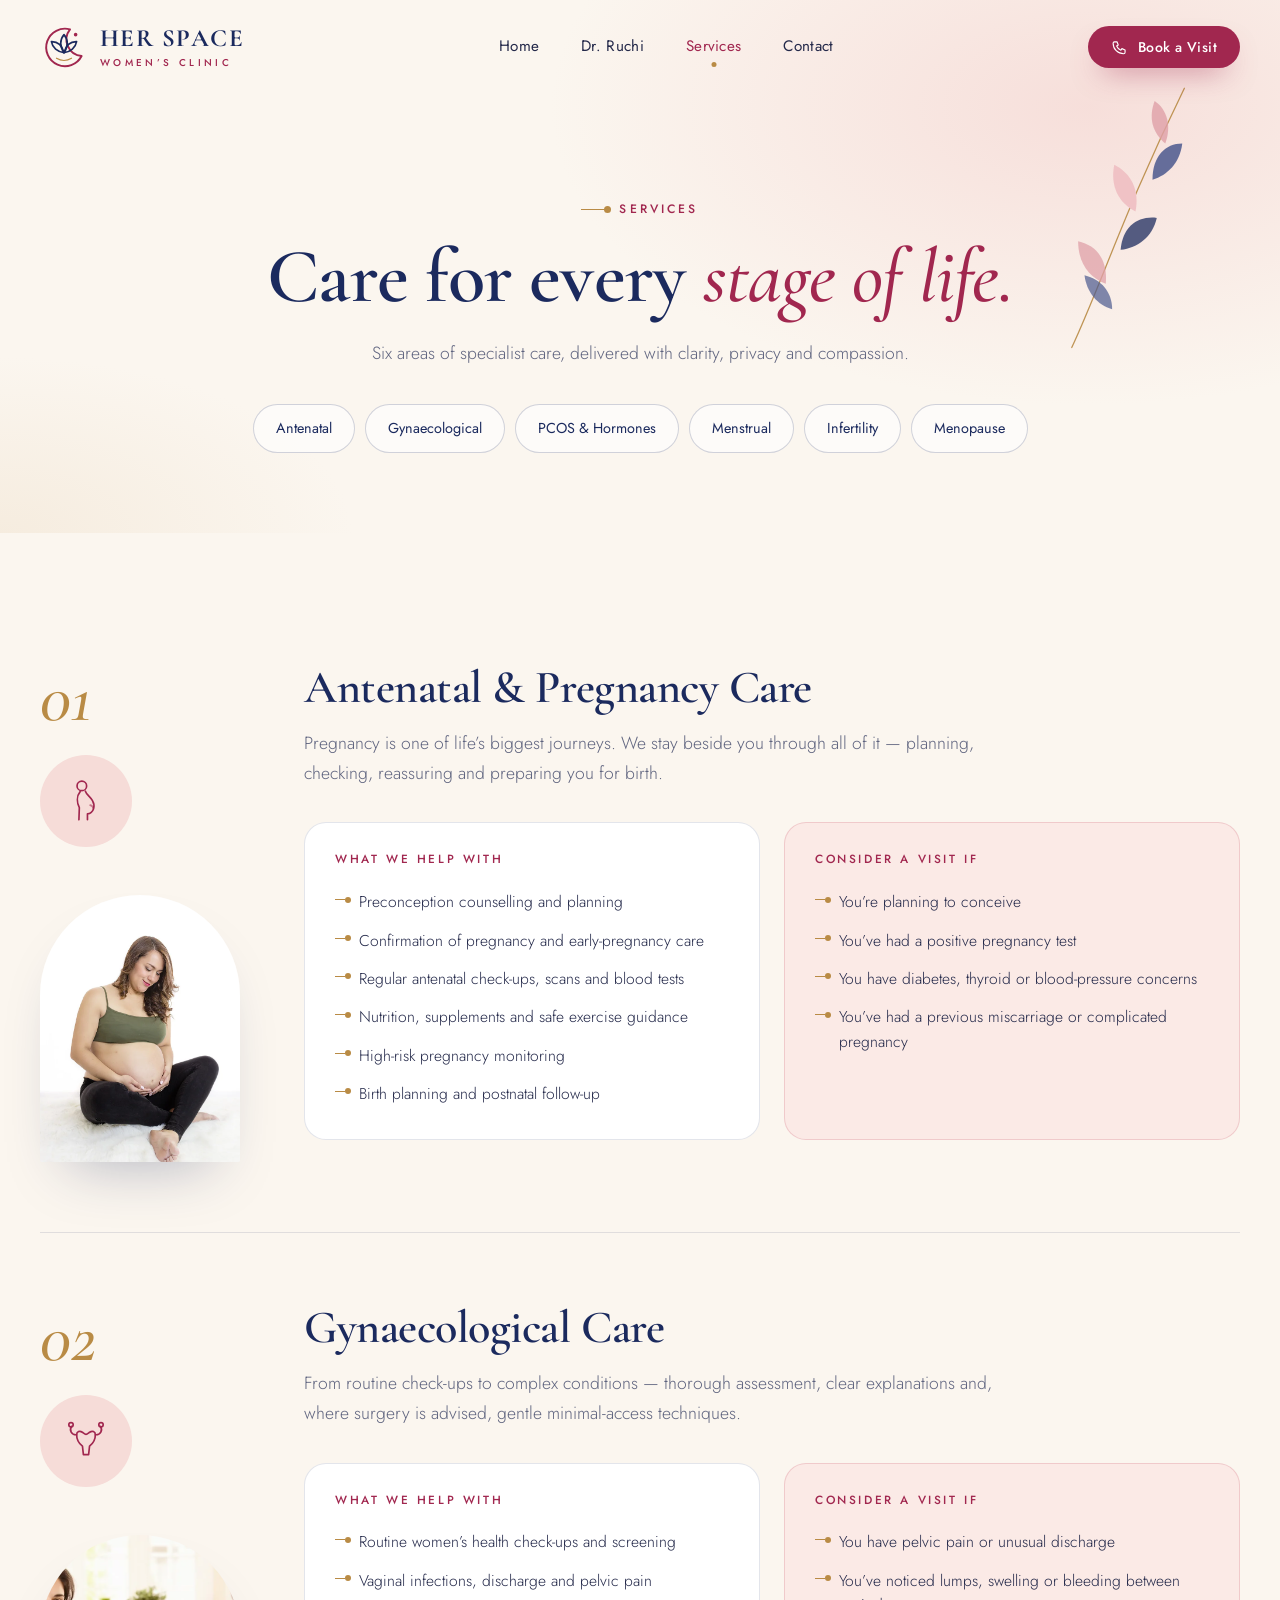
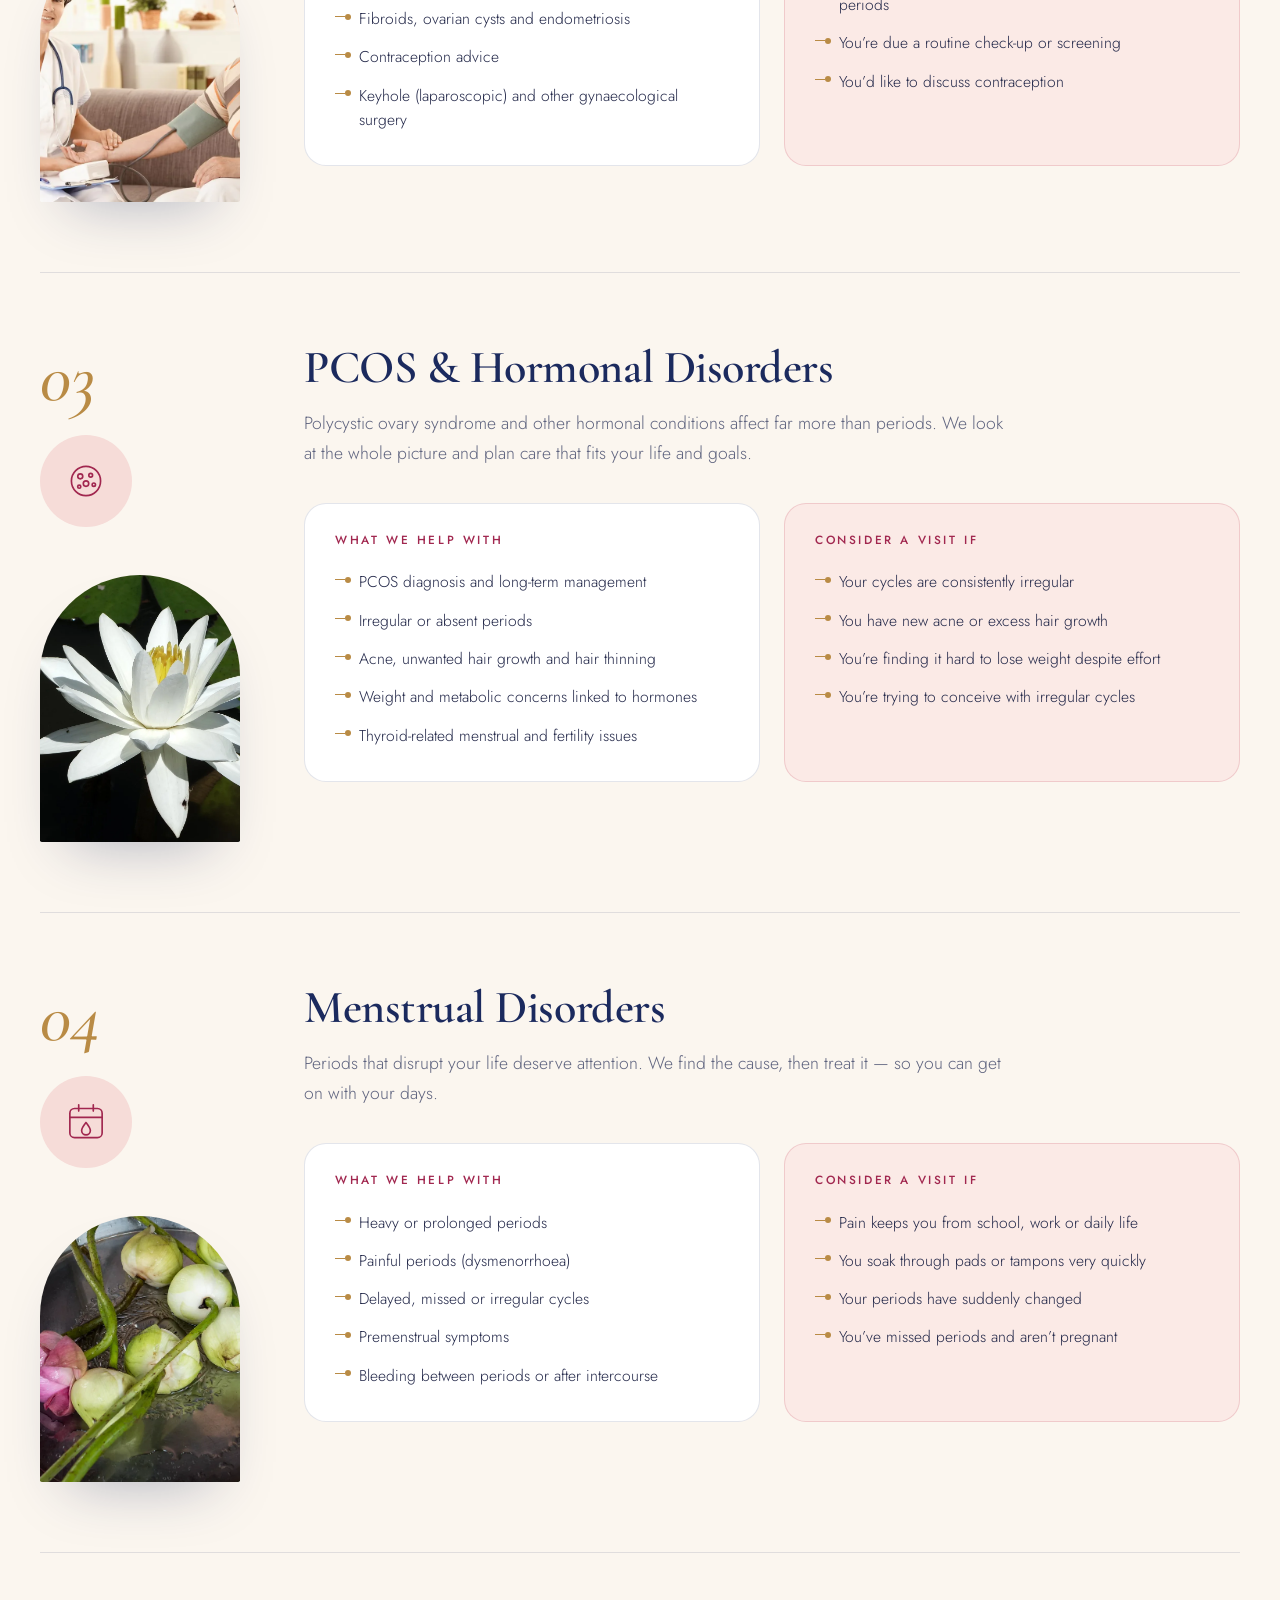
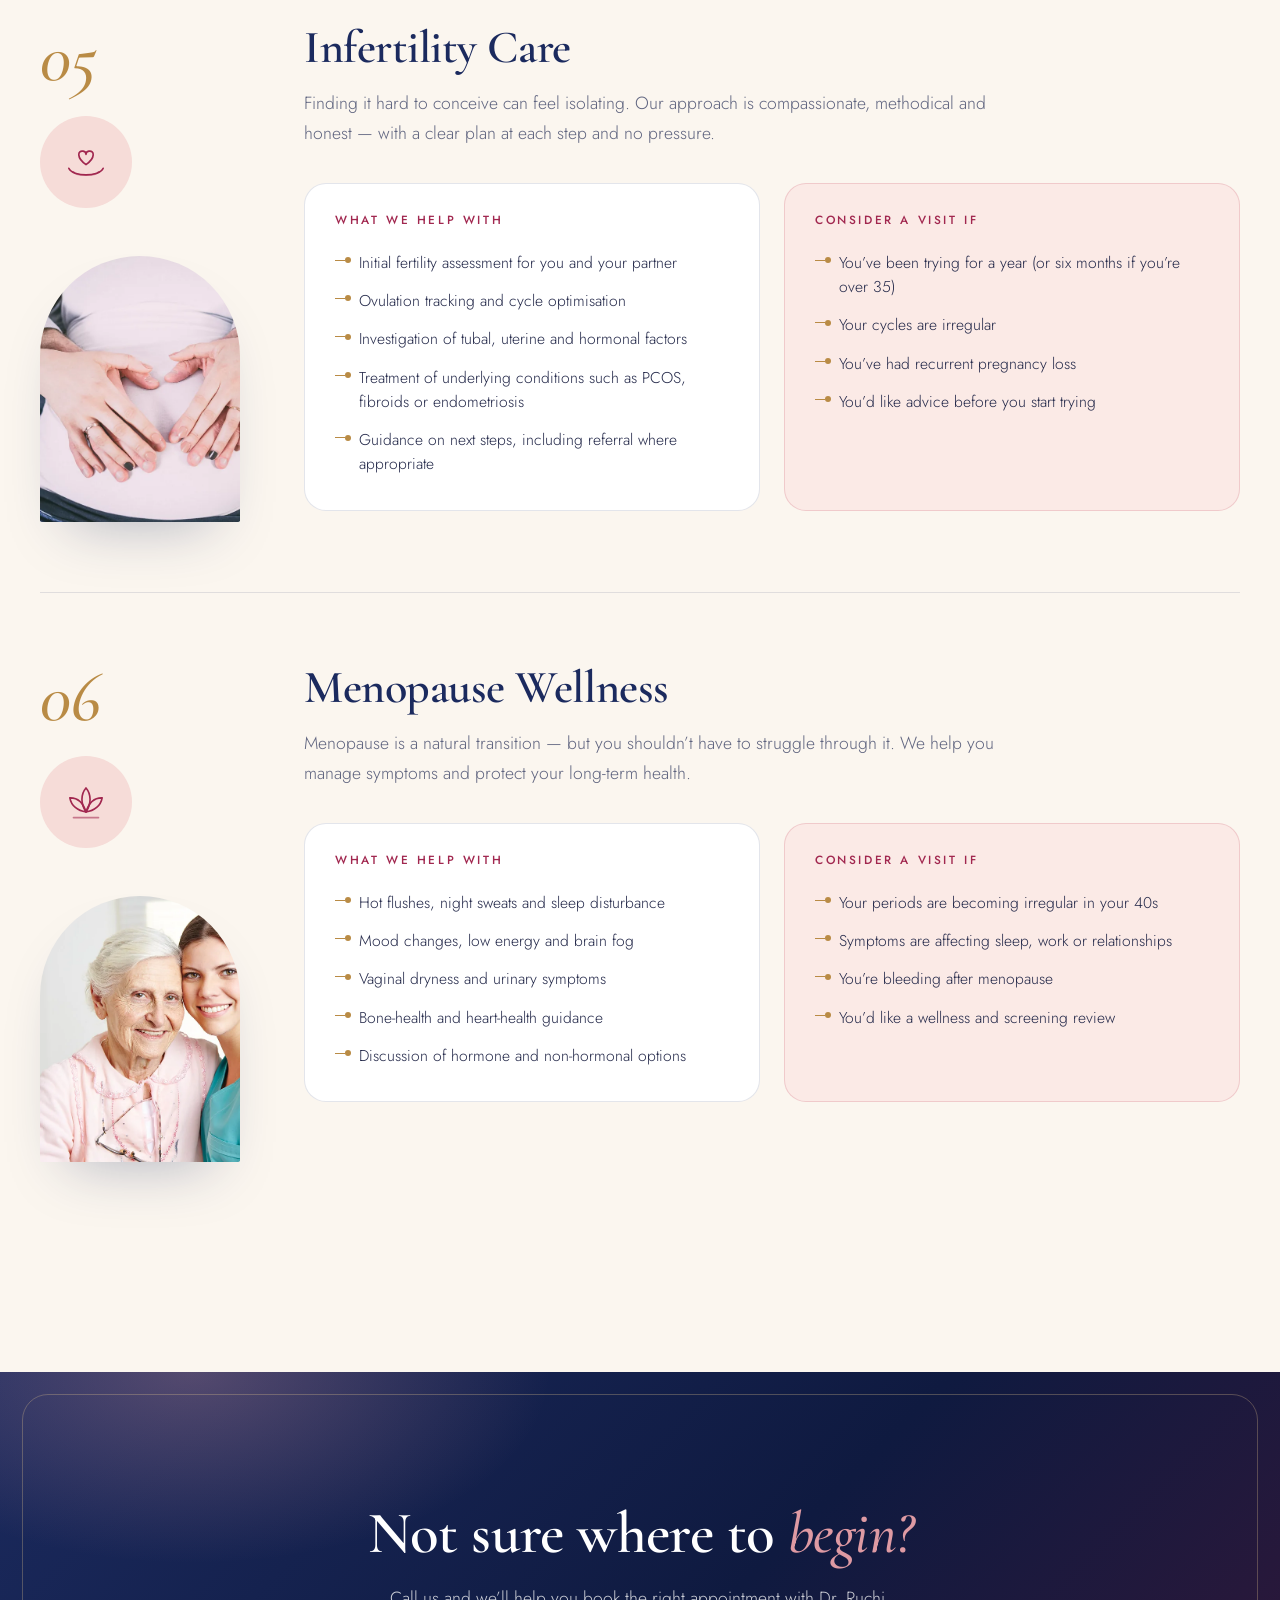
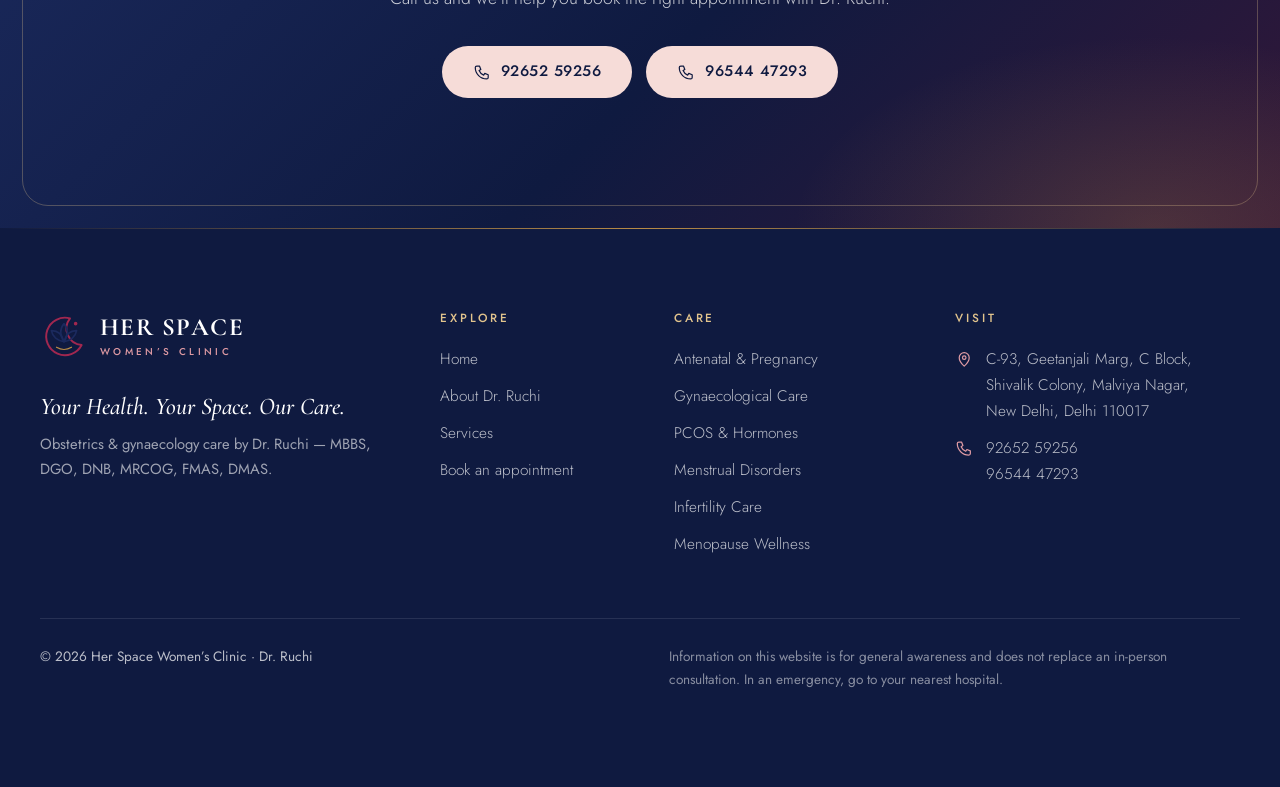
<file: services.html>
<!DOCTYPE html>
<html lang="en-IN">
<head>
<meta charset="utf-8">
<meta name="viewport" content="width=device-width, initial-scale=1, viewport-fit=cover">
<title>Services · Pregnancy, PCOS, Infertility &amp; Menopause Care · Her Space Women’s Clinic</title>
<meta name="description" content="Antenatal &amp; pregnancy care, gynaecological care, PCOS &amp; hormonal disorders, menstrual disorders, infertility care and menopause wellness with Dr. Ruchi in Malviya Nagar, New Delhi.">
<meta name="theme-color" content="#FBF6EF">
<link rel="canonical" href="https://mbl9645964-cell.github.io/her-space-womens-clinic/services.html">
<link rel="icon" type="image/svg+xml" href="assets/img/favicon.svg">
<meta property="og:type" content="website">
<meta property="og:site_name" content="Her Space Women's Clinic">
<meta property="og:title" content="Services · Pregnancy, PCOS, Infertility &amp; Menopause Care · Her Space Women’s Clinic">
<meta property="og:description" content="Antenatal &amp; pregnancy care, gynaecological care, PCOS &amp; hormonal disorders, menstrual disorders, infertility care and menopause wellness with Dr. Ruchi in Malviya Nagar, New Delhi.">
<meta property="og:url" content="https://mbl9645964-cell.github.io/her-space-womens-clinic/services.html">
<meta property="og:image" content="https://mbl9645964-cell.github.io/her-space-womens-clinic/assets/img/og-image.jpg">
<meta name="twitter:card" content="summary_large_image">
<link rel="preconnect" href="https://fonts.googleapis.com">
<link rel="preconnect" href="https://fonts.gstatic.com" crossorigin>
<link href="https://fonts.googleapis.com/css2?family=Cormorant+Garamond:ital,wght@0,400;0,500;0,600;0,700;1,400;1,500;1,600&family=Jost:wght@300;400;500;600&display=swap" rel="stylesheet">
<link rel="stylesheet" href="assets/css/style.css">
<script type="application/ld+json">{"@context": "https://schema.org", "@graph": [{"@type": ["MedicalClinic", "LocalBusiness"], "@id": "https://mbl9645964-cell.github.io/her-space-womens-clinic/#clinic", "name": "Her Space Women's Clinic", "alternateName": "Her Space Women's Clinic by Dr. Ruchi", "slogan": "Your Health. Your Space. Our Care.", "url": "https://mbl9645964-cell.github.io/her-space-womens-clinic/", "image": "https://mbl9645964-cell.github.io/her-space-womens-clinic/assets/img/og-image.jpg", "telephone": ["+91-9265259256", "+91-9654447293"], "medicalSpecialty": ["Obstetric", "Gynecologic"], "address": {"@type": "PostalAddress", "streetAddress": "C-93, Geetanjali Marg, C Block, Shivalik Colony, Malviya Nagar", "addressLocality": "New Delhi", "addressRegion": "Delhi", "postalCode": "110017", "addressCountry": "IN"}, "employee": {"@id": "https://mbl9645964-cell.github.io/her-space-womens-clinic/#dr-ruchi"}}, {"@type": "Physician", "@id": "https://mbl9645964-cell.github.io/her-space-womens-clinic/#dr-ruchi", "name": "Dr. Ruchi", "jobTitle": "Obstetrician & Gynaecologist", "medicalSpecialty": ["Obstetric", "Gynecologic"], "description": "MBBS, DGO, DNB, MRCOG, FMAS, DMAS", "worksFor": {"@id": "https://mbl9645964-cell.github.io/her-space-womens-clinic/#clinic"}}]}</script>
</head>
<body class="page-services">
<svg xmlns="http://www.w3.org/2000/svg" width="0" height="0" style="position:absolute" aria-hidden="true" focusable="false">
  <defs>
    <!-- Service icons (48 grid, line style) -->
    <symbol id="i-antenatal" viewBox="0 0 48 48"><g fill="none" stroke="currentColor" stroke-width="1.6" stroke-linecap="round" stroke-linejoin="round"><circle cx="20" cy="9.5" r="4.6"/><path d="M18.4 15C14.6 19.6 15.4 26 17.6 30.4L17.2 42"/><path d="M23.4 14.6C24.6 18.2 27.8 19.6 30.2 23.6 33.2 28.8 31.4 35.6 25.4 36.4L25.4 42"/><path d="M28 28c1.6.4 2.8 1.6 3 3.2" opacity=".55"/></g></symbol>
    <symbol id="i-gyn" viewBox="0 0 48 48"><g fill="none" stroke="currentColor" stroke-width="1.6" stroke-linecap="round" stroke-linejoin="round"><path d="M15 18c0 5 3 9 5.6 11l.9 8h5l.9-8C29.9 27 33 23 33 18c0-3.2-3-4.2-5.5-2.4-1.4 1-2.4 2-3.5 2s-2.100-1-3.500-2C18 13.800 15 14.800 15 18Z"/><path d="M15 18c-5 .4-7.400-4.600-4.800-8"/><path d="M33 18c5 .4 7.400-4.600 4.800-8"/><circle cx="9.600" cy="8.400" r="2.100"/><circle cx="38.400" cy="8.400" r="2.100"/></g></symbol>
    <symbol id="i-pcos" viewBox="0 0 48 48"><g fill="none" stroke="currentColor" stroke-width="1.6" stroke-linecap="round" stroke-linejoin="round"><circle cx="24" cy="24" r="14"/><circle cx="18.500" cy="19.500" r="2.400"/><circle cx="28.500" cy="18.500" r="1.800"/><circle cx="24" cy="26.500" r="2.600"/><circle cx="31.500" cy="27.500" r="1.600"/><circle cx="17.500" cy="29.500" r="1.500"/></g></symbol>
    <symbol id="i-menstrual" viewBox="0 0 48 48"><g fill="none" stroke="currentColor" stroke-width="1.6" stroke-linecap="round" stroke-linejoin="round"><rect x="8.500" y="11" width="31" height="28" rx="4.500"/><path d="M8.500 19.500h31M17 7.500v6M31 7.500v6"/><path d="M24 24.500c-3 3.800-4.200 5.800-4.200 7.700a4.200 4.200 0 0 0 8.400 0c0-1.900-1.200-3.900-4.200-7.700Z"/></g></symbol>
    <symbol id="i-fertility" viewBox="0 0 48 48"><g fill="none" stroke="currentColor" stroke-width="1.6" stroke-linecap="round" stroke-linejoin="round"><path d="M24 26.500C14.500 20 16 12.500 21.200 13.600c1.400.3 2.800 1.500 2.800 3 0-1.500 1.400-2.700 2.800-3 5.200-1.100 6.700 6.400-2.800 12.900Z"/><path d="M7.500 30c3.500 8.500 29.500 8.500 33 0"/><path d="M12 33.500c1.600 4 22.400 4 24 0" opacity=".5"/></g></symbol>
    <symbol id="i-menopause" viewBox="0 0 48 48"><g fill="none" stroke="currentColor" stroke-width="1.6" stroke-linecap="round" stroke-linejoin="round"><path d="M24 10.500c-5.200 6-5.200 15.500 0 23 5.200-7.500 5.200-17 0-23Z"/><path d="M24 33.500c-8-.8-14.200-6-15.500-13.500 6.800-.2 12.700 4.500 15.500 13.500Z"/><path d="M24 33.500c8-.8 14.200-6 15.500-13.500-6.800-.2-12.700 4.500-15.500 13.500Z"/><path d="M12 39h24" opacity=".55"/></g></symbol>

    <!-- UI icons (24 grid) -->
    <symbol id="i-phone" viewBox="0 0 24 24"><path fill="none" stroke="currentColor" stroke-width="1.6" stroke-linecap="round" stroke-linejoin="round" d="M5 4h3.500l1.800 4.500-2.300 1.500a11 11 0 0 0 6 6l1.500-2.300L20 15.500V19a2 2 0 0 1-2 2A15 15 0 0 1 3 6a2 2 0 0 1 2-2Z"/></symbol>
    <symbol id="i-whatsapp" viewBox="0 0 24 24"><g fill="none" stroke="currentColor" stroke-width="1.6" stroke-linecap="round" stroke-linejoin="round"><path d="M3.500 20.500l1.300-4.200A8.500 8.500 0 1 1 8 19.500Z"/><path d="M9 8.500c-.4 1.800 1.800 5.200 5.600 6.300.8-.2 1.400-.9 1.400-1.500l-1.900-.9-.9.900c-1-.4-2.200-1.600-2.600-2.600l.9-.9L10.600 7.900C9.900 7.900 9.200 8.100 9 8.500Z"/></g></symbol>
    <symbol id="i-pin" viewBox="0 0 24 24"><g fill="none" stroke="currentColor" stroke-width="1.6" stroke-linecap="round" stroke-linejoin="round"><path d="M12 21s-6.500-5.800-6.500-11a6.500 6.500 0 0 1 13 0c0 5.200-6.500 11-6.500 11Z"/><circle cx="12" cy="10" r="2.300"/></g></symbol>
    <symbol id="i-clock" viewBox="0 0 24 24"><g fill="none" stroke="currentColor" stroke-width="1.6" stroke-linecap="round" stroke-linejoin="round"><circle cx="12" cy="12" r="8.500"/><path d="M12 7.500V12l3 2"/></g></symbol>
    <symbol id="i-arrow" viewBox="0 0 24 24"><path fill="none" stroke="currentColor" stroke-width="1.6" stroke-linecap="round" stroke-linejoin="round" d="M4 12h15M13 6l6 6-6 6"/></symbol>
    <symbol id="i-check" viewBox="0 0 24 24"><path fill="none" stroke="currentColor" stroke-width="1.8" stroke-linecap="round" stroke-linejoin="round" d="m5 12.500 4.500 4.500L19 7.500"/></symbol>
    <symbol id="i-shield" viewBox="0 0 24 24"><g fill="none" stroke="currentColor" stroke-width="1.6" stroke-linecap="round" stroke-linejoin="round"><path d="M12 3 4.500 6v5.500c0 4.800 3.200 8.200 7.500 9.500 4.300-1.300 7.500-4.700 7.500-9.500V6Z"/><path d="m8.800 12 2.300 2.300 4.200-4.400"/></g></symbol>
    <symbol id="i-book" viewBox="0 0 24 24"><g fill="none" stroke="currentColor" stroke-width="1.6" stroke-linecap="round" stroke-linejoin="round"><path d="M4 5.500A1.500 1.500 0 0 1 5.500 4H11v15H5.500A1.500 1.500 0 0 0 4 20.500Z"/><path d="M20 5.500A1.500 1.500 0 0 0 18.500 4H13v15h5.500a1.500 1.500 0 0 1 1.500 1.500Z"/></g></symbol>
    <symbol id="i-sparkle" viewBox="0 0 24 24"><path fill="none" stroke="currentColor" stroke-width="1.6" stroke-linecap="round" stroke-linejoin="round" d="M12 3.500c.8 4.800 2.700 6.700 7.500 7.500-4.800.8-6.700 2.700-7.500 7.500-.8-4.800-2.700-6.700-7.500-7.500C9.300 10.200 11.200 8.300 12 3.500ZM19 16.500c.3 1.500.9 2.100 2.400 2.400-1.500.3-2.100.9-2.400 2.400-.3-1.500-.9-2.100-2.400-2.400 1.500-.3 2.100-.9 2.400-2.400Z"/></symbol>
    <symbol id="i-people" viewBox="0 0 24 24"><g fill="none" stroke="currentColor" stroke-width="1.6" stroke-linecap="round" stroke-linejoin="round"><circle cx="9" cy="8.500" r="3.200"/><path d="M3 20c.4-3.500 2.900-5.500 6-5.500s5.600 2 6 5.500"/><path d="M15.500 5.600a3 3 0 0 1 0 5.800M17 14.800c2.200.6 3.700 2.300 4 5.200"/></g></symbol>
    <symbol id="i-plus" viewBox="0 0 24 24"><path fill="none" stroke="currentColor" stroke-width="1.6" stroke-linecap="round" d="M12 5v14M5 12h14"/></symbol>
    <symbol id="i-menu" viewBox="0 0 24 24"><path fill="none" stroke="currentColor" stroke-width="1.6" stroke-linecap="round" d="M4 8h16M4 16h11"/></symbol>
    <symbol id="i-close" viewBox="0 0 24 24"><path fill="none" stroke="currentColor" stroke-width="1.6" stroke-linecap="round" d="M6 6l12 12M18 6 6 18"/></symbol>
    <symbol id="i-compass" viewBox="0 0 24 24"><g fill="none" stroke="currentColor" stroke-width="1.6" stroke-linecap="round" stroke-linejoin="round"><circle cx="12" cy="12" r="8.500"/><path d="m15.500 8.500-2 5-5 2 2-5Z"/></g></symbol>
    <symbol id="i-leaf" viewBox="0 0 24 24"><g fill="none" stroke="currentColor" stroke-width="1.6" stroke-linecap="round" stroke-linejoin="round"><path d="M5 19C4 11 9 5 19 5c0 9-5 14-12 14Z"/><path d="M5 19c3-4 6-7 10-9"/></g></symbol>

    <!-- Brand mark: crescent + bloom -->
    <symbol id="mark" viewBox="0 0 64 64">
      <path d="M40 8.500A25 25 0 1 0 55.500 44 22 22 0 0 1 40 8.500Z" fill="none" stroke="#A1274F" stroke-width="2.600" stroke-linecap="round" stroke-linejoin="round"/>
      <g fill="none" stroke="#1B2A5E" stroke-width="2.200" stroke-linecap="round" stroke-linejoin="round">
        <path d="M32 15.500c-5.800 6.600-5.800 16.500 0 24 5.800-7.500 5.800-17.400 0-24Z"/>
        <path d="M32 39.500c-8.800-.8-15.400-6.500-16.800-14.600 7.600-.2 14.100 4.800 16.800 14.600Z"/>
        <path d="M32 39.500c8.800-.8 15.400-6.500 16.800-14.600-7.600-.2-14.100 4.800-16.800 14.600Z"/>
      </g>
      <circle cx="47.500" cy="15.500" r="2.400" fill="#A1274F"/>
      <path d="M22 47c6 3.600 14 3.600 20 0" fill="none" stroke="#B98B45" stroke-width="1.600" stroke-linecap="round"/>
    </symbol>

    <!-- Botanical sprig (used decoratively) -->
    <symbol id="sprig" viewBox="0 0 160 260">
      <path d="M12 250C40 190 62 120 118 6" fill="none" stroke="#B98B45" stroke-width="1.200" stroke-linecap="round"/>
      <path d="M44 190c-16-6-26-20-26-40 18 4 28 18 26 40Z" fill="#DE9AA3" opacity=".75"/>
      <path d="M58 158c16-2 30-12 34-30-18-2-32 8-34 30Z" fill="#1B2A5E" opacity=".82"/>
      <path d="M72 122c-16-8-24-24-20-44 16 8 24 24 20 44Z" fill="#F0BFC3"/>
      <path d="M88 92c14-4 26-16 28-34-16 0-28 12-28 34Z" fill="#3A4B87" opacity=".85"/>
      <path d="M100 58c-12-10-16-24-10-40 12 8 16 24 10 40Z" fill="#DE9AA3" opacity=".8"/>
      <path d="M50 214c-14-4-24-16-26-32 16 4 26 16 26 32Z" fill="#3A4B87" opacity=".7"/>
    </symbol>
  </defs>
</svg>

<a class="skip" href="#main">Skip to content</a>
<header class="site-header" id="top">
  <div class="wrap bar">
    <a class="brand" href="index.html" aria-label="Her Space Women's Clinic — home">
      <svg class="brand-mark" aria-hidden="true"><use href="#mark"/></svg>
      <span class="brand-txt"><b>Her Space</b><i>Women’s Clinic</i></span>
    </a>
    <nav class="nav" id="nav" aria-label="Primary">
      <a href="index.html" data-nav="home">Home</a>
      <a href="about.html" data-nav="about">Dr. Ruchi</a>
      <a href="services.html" data-nav="services" aria-current="page">Services</a>
      <a href="contact.html" data-nav="contact">Contact</a>
      <a class="nav-cta-m" href="tel:+919265259256"><svg class="ic"><use href="#i-phone"/></svg>92652 59256</a>
    </nav>
    <a class="btn btn-sm btn-berry hide-m" href="tel:+919265259256"><svg class="ic"><use href="#i-phone"/></svg>Book a Visit</a>
    <button class="burger" id="burger" aria-label="Open menu" aria-expanded="false" aria-controls="nav"><svg class="ic"><use href="#i-menu"/></svg></button>
  </div>
</header>

<main id="main">
<section class="page-hero">
  <svg class="sprig sprig-tr" aria-hidden="true"><use href="#sprig"/></svg>
  <div class="wrap narrow center">
    <p class="eyebrow reveal"><span class="dot"></span>Services</p>
    <h1 class="display reveal d1">Care for every <em>stage of life.</em></h1>
    <p class="lead-sm reveal d2">Six areas of specialist care, delivered with clarity, privacy and compassion.</p>
    <nav class="pill-nav reveal d3" aria-label="Jump to a service">
      <a href="#antenatal">Antenatal</a><a href="#gynaecological">Gynaecological</a><a href="#pcos">PCOS &amp; Hormones</a><a href="#menstrual">Menstrual</a><a href="#infertility">Infertility</a><a href="#menopause">Menopause</a>
    </nav>
  </div>
</section>

<section class="section svc-detail">
  <div class="wrap">

    <article class="sd" id="antenatal">
      <div class="sd-side reveal">
        <span class="sd-no">01</span>
        <span class="svc-ic big"><svg class="ic"><use href="#i-antenatal"/></svg></span>
        <figure class="sd-photo reveal d1"><img src="assets/img/antenatal.webp" alt="" loading="lazy"></figure>
      </div>
      <div class="sd-body">
        <h2 class="reveal">Antenatal &amp; Pregnancy Care</h2>
        <p class="lead-sm reveal d1">Pregnancy is one of life’s biggest journeys. We stay beside you through all of it — planning, checking, reassuring and preparing you for birth.</p>
        <div class="sd-cols reveal d2">
          <div><h4>What we help with</h4><ul>
            <li>Preconception counselling and planning</li>
            <li>Confirmation of pregnancy and early-pregnancy care</li>
            <li>Regular antenatal check-ups, scans and blood tests</li>
            <li>Nutrition, supplements and safe exercise guidance</li>
            <li>High-risk pregnancy monitoring</li>
            <li>Birth planning and postnatal follow-up</li>
          </ul></div>
          <div><h4>Consider a visit if</h4><ul>
            <li>You’re planning to conceive</li>
            <li>You’ve had a positive pregnancy test</li>
            <li>You have diabetes, thyroid or blood-pressure concerns</li>
            <li>You’ve had a previous miscarriage or complicated pregnancy</li>
          </ul></div>
        </div>
      </div>
    </article>

    <article class="sd" id="gynaecological">
      <div class="sd-side reveal">
        <span class="sd-no">02</span>
        <span class="svc-ic big"><svg class="ic"><use href="#i-gyn"/></svg></span>
        <figure class="sd-photo reveal d1"><img src="assets/img/consultation.webp" alt="" loading="lazy"></figure>
      </div>
      <div class="sd-body">
        <h2 class="reveal">Gynaecological Care</h2>
        <p class="lead-sm reveal d1">From routine check-ups to complex conditions — thorough assessment, clear explanations and, where surgery is advised, gentle minimal-access techniques.</p>
        <div class="sd-cols reveal d2">
          <div><h4>What we help with</h4><ul>
            <li>Routine women’s health check-ups and screening</li>
            <li>Vaginal infections, discharge and pelvic pain</li>
            <li>Fibroids, ovarian cysts and endometriosis</li>
            <li>Contraception advice</li>
            <li>Keyhole (laparoscopic) and other gynaecological surgery</li>
          </ul></div>
          <div><h4>Consider a visit if</h4><ul>
            <li>You have pelvic pain or unusual discharge</li>
            <li>You’ve noticed lumps, swelling or bleeding between periods</li>
            <li>You’re due a routine check-up or screening</li>
            <li>You’d like to discuss contraception</li>
          </ul></div>
        </div>
      </div>
    </article>

    <article class="sd" id="pcos">
      <div class="sd-side reveal">
        <span class="sd-no">03</span>
        <span class="svc-ic big"><svg class="ic"><use href="#i-pcos"/></svg></span>
        <figure class="sd-photo reveal d1"><img src="assets/img/lotus-white.webp" alt="" loading="lazy"></figure>
      </div>
      <div class="sd-body">
        <h2 class="reveal">PCOS &amp; Hormonal Disorders</h2>
        <p class="lead-sm reveal d1">Polycystic ovary syndrome and other hormonal conditions affect far more than periods. We look at the whole picture and plan care that fits your life and goals.</p>
        <div class="sd-cols reveal d2">
          <div><h4>What we help with</h4><ul>
            <li>PCOS diagnosis and long-term management</li>
            <li>Irregular or absent periods</li>
            <li>Acne, unwanted hair growth and hair thinning</li>
            <li>Weight and metabolic concerns linked to hormones</li>
            <li>Thyroid-related menstrual and fertility issues</li>
          </ul></div>
          <div><h4>Consider a visit if</h4><ul>
            <li>Your cycles are consistently irregular</li>
            <li>You have new acne or excess hair growth</li>
            <li>You’re finding it hard to lose weight despite effort</li>
            <li>You’re trying to conceive with irregular cycles</li>
          </ul></div>
        </div>
      </div>
    </article>

    <article class="sd" id="menstrual">
      <div class="sd-side reveal">
        <span class="sd-no">04</span>
        <span class="svc-ic big"><svg class="ic"><use href="#i-menstrual"/></svg></span>
        <figure class="sd-photo reveal d1"><img src="assets/img/lotus-pink.webp" alt="" loading="lazy"></figure>
      </div>
      <div class="sd-body">
        <h2 class="reveal">Menstrual Disorders</h2>
        <p class="lead-sm reveal d1">Periods that disrupt your life deserve attention. We find the cause, then treat it — so you can get on with your days.</p>
        <div class="sd-cols reveal d2">
          <div><h4>What we help with</h4><ul>
            <li>Heavy or prolonged periods</li>
            <li>Painful periods (dysmenorrhoea)</li>
            <li>Delayed, missed or irregular cycles</li>
            <li>Premenstrual symptoms</li>
            <li>Bleeding between periods or after intercourse</li>
          </ul></div>
          <div><h4>Consider a visit if</h4><ul>
            <li>Pain keeps you from school, work or daily life</li>
            <li>You soak through pads or tampons very quickly</li>
            <li>Your periods have suddenly changed</li>
            <li>You’ve missed periods and aren’t pregnant</li>
          </ul></div>
        </div>
      </div>
    </article>

    <article class="sd" id="infertility">
      <div class="sd-side reveal">
        <span class="sd-no">05</span>
        <span class="svc-ic big"><svg class="ic"><use href="#i-fertility"/></svg></span>
        <figure class="sd-photo reveal d1"><img src="assets/img/heart-hands.webp" alt="" loading="lazy"></figure>
      </div>
      <div class="sd-body">
        <h2 class="reveal">Infertility Care</h2>
        <p class="lead-sm reveal d1">Finding it hard to conceive can feel isolating. Our approach is compassionate, methodical and honest — with a clear plan at each step and no pressure.</p>
        <div class="sd-cols reveal d2">
          <div><h4>What we help with</h4><ul>
            <li>Initial fertility assessment for you and your partner</li>
            <li>Ovulation tracking and cycle optimisation</li>
            <li>Investigation of tubal, uterine and hormonal factors</li>
            <li>Treatment of underlying conditions such as PCOS, fibroids or endometriosis</li>
            <li>Guidance on next steps, including referral where appropriate</li>
          </ul></div>
          <div><h4>Consider a visit if</h4><ul>
            <li>You’ve been trying for a year (or six months if you’re over 35)</li>
            <li>Your cycles are irregular</li>
            <li>You’ve had recurrent pregnancy loss</li>
            <li>You’d like advice before you start trying</li>
          </ul></div>
        </div>
      </div>
    </article>

    <article class="sd" id="menopause">
      <div class="sd-side reveal">
        <span class="sd-no">06</span>
        <span class="svc-ic big"><svg class="ic"><use href="#i-menopause"/></svg></span>
        <figure class="sd-photo reveal d1"><img src="assets/img/senior-care.webp" alt="" loading="lazy"></figure>
      </div>
      <div class="sd-body">
        <h2 class="reveal">Menopause Wellness</h2>
        <p class="lead-sm reveal d1">Menopause is a natural transition — but you shouldn’t have to struggle through it. We help you manage symptoms and protect your long-term health.</p>
        <div class="sd-cols reveal d2">
          <div><h4>What we help with</h4><ul>
            <li>Hot flushes, night sweats and sleep disturbance</li>
            <li>Mood changes, low energy and brain fog</li>
            <li>Vaginal dryness and urinary symptoms</li>
            <li>Bone-health and heart-health guidance</li>
            <li>Discussion of hormone and non-hormonal options</li>
          </ul></div>
          <div><h4>Consider a visit if</h4><ul>
            <li>Your periods are becoming irregular in your 40s</li>
            <li>Symptoms are affecting sleep, work or relationships</li>
            <li>You’re bleeding after menopause</li>
            <li>You’d like a wellness and screening review</li>
          </ul></div>
        </div>
      </div>
    </article>

  </div>
</section>

<section class="cta-band">
  <div class="cta-glow" aria-hidden="true"></div>
  <div class="wrap center">
    <h2 class="display reveal">Not sure where to <em>begin?</em></h2>
    <p class="lead-sm reveal d1">Call us and we’ll help you book the right appointment with Dr. Ruchi.</p>
    <div class="cta-row cta-center reveal d2">
      <a class="btn btn-rose" href="tel:+919265259256"><svg class="ic"><use href="#i-phone"/></svg>92652 59256</a>
      <a class="btn btn-rose" href="tel:+919654447293"><svg class="ic"><use href="#i-phone"/></svg>96544 47293</a>
    </div>
  </div>
</section>

</main>
<footer class="site-footer">
  <div class="wrap">
    <div class="foot-grid">
      <div class="foot-brand">
        <a class="brand brand-inv" href="index.html">
          <svg class="brand-mark" aria-hidden="true"><use href="#mark"/></svg>
          <span class="brand-txt"><b>Her Space</b><i>Women’s Clinic</i></span>
        </a>
        <p class="tagline">Your Health. Your Space. Our Care.</p>
        <p class="small">Obstetrics &amp; gynaecology care by Dr. Ruchi — MBBS, DGO, DNB, MRCOG, FMAS, DMAS.</p>
      </div>
      <div>
        <h4>Explore</h4>
        <ul class="flist">
          <li><a href="index.html">Home</a></li>
          <li><a href="about.html">About Dr. Ruchi</a></li>
          <li><a href="services.html">Services</a></li>
          <li><a href="contact.html">Book an appointment</a></li>
        </ul>
      </div>
      <div>
        <h4>Care</h4>
        <ul class="flist">
          <li><a href="services.html#antenatal">Antenatal &amp; Pregnancy</a></li>
          <li><a href="services.html#gynaecological">Gynaecological Care</a></li>
          <li><a href="services.html#pcos">PCOS &amp; Hormones</a></li>
          <li><a href="services.html#menstrual">Menstrual Disorders</a></li>
          <li><a href="services.html#infertility">Infertility Care</a></li>
          <li><a href="services.html#menopause">Menopause Wellness</a></li>
        </ul>
      </div>
      <div>
        <h4>Visit</h4>
        <ul class="flist flist-icons">
          <li><svg class="ic"><use href="#i-pin"/></svg><span>C-93, Geetanjali Marg, C Block,<br>Shivalik Colony, Malviya Nagar,<br>New Delhi, Delhi 110017</span></li>
          <li><svg class="ic"><use href="#i-phone"/></svg><span><a href="tel:+919265259256">92652 59256</a><br><a href="tel:+919654447293">96544 47293</a></span></li>
        </ul>
      </div>
    </div>
    <div class="foot-base">
      <p>© <span data-year>2026</span> Her Space Women’s Clinic · Dr. Ruchi</p>
      <p class="disc">Information on this website is for general awareness and does not replace an in-person consultation. In an emergency, go to your nearest hospital.</p>
    </div>
  </div>
</footer>

<div class="dock" role="navigation" aria-label="Quick contact">
  <a href="tel:+919265259256"><svg class="ic"><use href="#i-phone"/></svg>Call</a>
  <a href="https://wa.me/919265259256?text=Hello%20Dr.%20Ruchi%2C%20I%27d%20like%20to%20book%20an%20appointment." target="_blank" rel="noopener"><svg class="ic"><use href="#i-whatsapp"/></svg>WhatsApp</a>
  <a href="https://www.google.com/maps/search/?api=1&query=Her+Space+Women%27s+Clinic+C-93+Geetanjali+Marg+Malviya+Nagar+New+Delhi+110017" target="_blank" rel="noopener"><svg class="ic"><use href="#i-pin"/></svg>Directions</a>
</div>
<script src="assets/js/main.js" defer></script>
</body>
</html>
</file>
<file: assets/css/style.css>
/* Her Space Women's Clinic — premium static site
   Palette drawn from the clinic's own signage: ivory, midnight navy, berry, blush rose, fine gold. */
:root {
  --ivory: #fbf6ef;
  --cream: #f5ebdd;
  --blush: #f6dcd8;
  --blush-2: #fbeae6;
  --rose: #de9aa3;
  --berry: #a1274f;
  --berry-d: #841f40;
  --navy: #1b2a5e;
  --navy-d: #0f1a40;
  --navy-3: #3a4b87;
  --ink: #232849;
  --muted: #5f647f;
  --gold: #b98b45;
  --gold-l: #e2c48d;
  --line: rgba(27, 42, 94, .12);
  --serif: "Cormorant Garamond", "Playfair Display", Georgia, serif;
  --sans: "Jost", system-ui, -apple-system, "Segoe UI", sans-serif;
  --r: 22px;
  --ease: cubic-bezier(.22, .8, .24, 1);
  --shadow: 0 30px 60px -30px rgba(27, 42, 94, .35);
}

*, *::before, *::after { box-sizing: border-box; }
html { scroll-behavior: smooth; -webkit-text-size-adjust: 100%; }
body {
  margin: 0; background: var(--ivory); color: var(--ink);
  font: 400 17px/1.7 var(--sans); -webkit-font-smoothing: antialiased; text-rendering: optimizeLegibility;
  overflow-x: hidden;
}
img, svg { max-width: 100%; display: block; }
a { color: inherit; text-decoration: none; }
h1, h2, h3, h4 { font-family: var(--serif); color: var(--navy); margin: 0; font-weight: 600; line-height: 1.08; letter-spacing: -.01em; }
p { margin: 0 0 1em; }
ul, ol { margin: 0; padding: 0; list-style: none; }
::selection { background: var(--berry); color: #fff; }
:focus-visible { outline: 2px solid var(--berry); outline-offset: 3px; border-radius: 6px; }

.skip { position: absolute; left: -999px; top: 8px; background: var(--navy); color: #fff; padding: 10px 16px; border-radius: 10px; z-index: 200; }
.skip:focus { left: 8px; }
.wrap { width: min(1200px, 100% - 48px); margin-inline: auto; position: relative; }
.narrow { max-width: 820px; }
.center { text-align: center; }
.ic { width: 1.2em; height: 1.2em; flex: none; display: inline-block; }
.hide-m { display: inline-flex; }

/* ---------- Type ---------- */
.display { font-size: clamp(2.3rem, 4.6vw, 3.9rem); }
.display em, h1 em { font-style: italic; font-weight: 500; color: var(--berry); }
.eyebrow {
  display: inline-flex; align-items: center; gap: 12px; margin: 0 0 20px;
  font: 500 .76rem/1 var(--sans); letter-spacing: .26em; text-transform: uppercase; color: var(--berry);
}
.eyebrow .dot { width: 26px; height: 1px; background: var(--gold); position: relative; }
.eyebrow .dot::after { content: ""; position: absolute; right: -4px; top: -3px; width: 7px; height: 7px; border-radius: 50%; background: var(--gold); }
.eyebrow-inv { color: var(--gold-l); }
.lead { font-size: clamp(1.05rem, 1.5vw, 1.22rem); color: var(--muted); max-width: 34em; font-weight: 300; }
.lead b { color: var(--navy); font-weight: 500; }
.lead-sm { font-size: 1.1rem; color: var(--muted); font-weight: 300; max-width: 40em; }
.center .lead-sm { margin-inline: auto; }
.small { font-size: .92rem; color: var(--muted); }

/* ---------- Buttons ---------- */
.btn {
  display: inline-flex; align-items: center; justify-content: center; gap: 10px;
  padding: 16px 30px; border-radius: 999px; border: 1px solid transparent;
  font: 500 .95rem/1 var(--sans); letter-spacing: .03em; cursor: pointer; white-space: nowrap;
  transition: transform .35s var(--ease), background .3s, color .3s, box-shadow .35s var(--ease), border-color .3s;
}
.btn:hover { transform: translateY(-2px); }
.btn-sm { padding: 12px 22px; font-size: .88rem; }
.btn-block { width: 100%; }
.btn-berry { background: var(--berry); color: #fff; box-shadow: 0 14px 30px -14px rgba(161, 39, 79, .7); }
.btn-berry:hover { background: var(--berry-d); box-shadow: 0 18px 34px -14px rgba(161, 39, 79, .85); }
.btn-navy { background: var(--navy); color: #fff; box-shadow: 0 14px 30px -14px rgba(27, 42, 94, .6); }
.btn-navy:hover { background: var(--navy-d); }
.btn-ghost { border-color: rgba(27, 42, 94, .3); color: var(--navy); background: transparent; }
.btn-ghost:hover { background: var(--navy); color: #fff; border-color: var(--navy); }
.btn-rose { background: var(--blush); color: var(--navy-d); }
.btn-rose:hover { background: #fff; }
.btn-outline-inv { border-color: rgba(255, 255, 255, .4); color: #fff; }
.btn-outline-inv:hover { background: #fff; color: var(--navy); }
.cta-row { display: flex; flex-wrap: wrap; gap: 14px; margin-top: 32px; }
.cta-center { justify-content: center; }
.link-arrow { display: inline-flex; align-items: center; gap: 10px; font-weight: 500; color: var(--berry); letter-spacing: .03em; border-bottom: 1px solid rgba(161, 39, 79, .35); padding-bottom: 4px; transition: gap .3s var(--ease), border-color .3s; }
.link-arrow:hover { gap: 16px; border-color: var(--berry); }
.tel { color: var(--berry); font-weight: 500; border-bottom: 1px solid rgba(161, 39, 79, .3); }
.tel:hover { border-color: var(--berry); }

/* ---------- Header ---------- */
.site-header { position: fixed; inset: 0 0 auto 0; z-index: 100; transition: background .35s, box-shadow .35s, padding .35s; padding: 10px 0; }
.site-header.scrolled { background: rgba(251, 246, 239, .86); backdrop-filter: saturate(1.4) blur(16px); -webkit-backdrop-filter: saturate(1.4) blur(16px); box-shadow: 0 1px 0 var(--line); padding: 2px 0; }
.bar { display: flex; align-items: center; justify-content: space-between; gap: 24px; min-height: 74px; }
.brand { display: inline-flex; align-items: center; gap: 12px; }
.brand-mark { width: 48px; height: 48px; }
.brand-txt { display: flex; flex-direction: column; line-height: 1; }
.brand-txt b { font: 700 1.55rem/1 var(--serif); letter-spacing: .06em; text-transform: uppercase; color: var(--navy); }
.brand-txt i { font: 500 .62rem/1 var(--sans); letter-spacing: .34em; text-transform: uppercase; color: var(--berry); margin-top: 7px; font-style: normal; }
.brand-inv .brand-txt b { color: #fff; }
.brand-inv .brand-txt i { color: var(--rose); }
.nav { display: flex; align-items: center; gap: 6px; }
.nav a { padding: 10px 18px; border-radius: 999px; font-weight: 400; font-size: .95rem; letter-spacing: .02em; color: var(--ink); position: relative; transition: color .25s, background .25s; }
.nav a:hover { color: var(--berry); }
.nav a[aria-current="page"] { color: var(--berry); }
.nav a[aria-current="page"]::after { content: ""; position: absolute; left: 50%; bottom: 3px; width: 5px; height: 5px; border-radius: 50%; background: var(--gold); transform: translateX(-50%); }
.nav-cta-m { display: none !important; }
.burger { display: none; width: 46px; height: 46px; border-radius: 50%; border: 1px solid var(--line); background: rgba(255, 255, 255, .7); color: var(--navy); align-items: center; justify-content: center; cursor: pointer; }
.burger .ic { width: 22px; height: 22px; }

/* ---------- Hero ---------- */
.hero { position: relative; padding: 150px 0 90px; min-height: 100vh; min-height: 100svh; display: flex; align-items: center; overflow: hidden; isolation: isolate; }
.hero::before { content: ""; position: absolute; inset: 88px 20px 20px; border: 1px solid rgba(185, 139, 69, .55); border-radius: 28px; pointer-events: none; z-index: -1; }
.hero::after { content: ""; position: absolute; inset: 96px 28px 28px; border: 1px solid rgba(185, 139, 69, .22); border-radius: 22px; pointer-events: none; z-index: -1; }
.hero-glow { position: absolute; inset: 0; z-index: -2; background:
  radial-gradient(60% 55% at 85% 30%, rgba(246, 220, 216, .95), transparent 70%),
  radial-gradient(45% 45% at 5% 95%, rgba(246, 220, 216, .7), transparent 70%),
  radial-gradient(40% 40% at 50% 0%, rgba(245, 235, 221, .9), transparent 70%); }
.sprig { position: absolute; pointer-events: none; }
.sprig-tl { width: 96px; height: 156px; left: 30px; bottom: 60px; transform: scaleX(-1) rotate(-6deg); opacity: .95; z-index: -1; }
@media (max-width: 1279px) { .sprig-tl { display: none; } }
.hero-grid { display: grid; grid-template-columns: 1.08fr .92fr; gap: 56px; align-items: center; }
.hero h1 { font-size: clamp(3rem, 6.6vw, 5.9rem); line-height: .98; margin-bottom: 28px; }
.hero .lead { margin-bottom: 0; }
.cred-chips { display: flex; flex-wrap: wrap; gap: 8px; margin-top: 38px; }
.cred-chips li { padding: 8px 16px; border-radius: 999px; border: 1px solid rgba(27, 42, 94, .18); background: rgba(255, 255, 255, .55); font: 500 .78rem/1 var(--sans); letter-spacing: .14em; color: var(--navy); }

.hero-art { position: relative; width: min(440px, 100%); aspect-ratio: 4 / 5; margin-inline: auto; --px: 0px; --py: 0px; }
.arch { position: absolute; border-radius: 999px 999px 26px 26px; transition: transform .4s var(--ease); }
.arch-1 { inset: 0; background: linear-gradient(170deg, var(--blush-2) 0%, var(--blush) 55%, #efc4c6 100%); box-shadow: var(--shadow); overflow: hidden; transform: translate(calc(var(--px) * -.5), calc(var(--py) * -.5)); }
.arch-2 { inset: -18px; border: 1px solid rgba(185, 139, 69, .7); transform: translate(calc(var(--px) * .4), calc(var(--py) * .4)); }
.arch-3 { inset: -40px; border: 1px solid rgba(185, 139, 69, .3); transform: translate(calc(var(--px) * .8), calc(var(--py) * .8)); }
.arch-photo { position: absolute; inset: 0; width: 100%; height: 100%; object-fit: cover; object-position: 50% 20%; }
.arch-1::after { content: ""; position: absolute; inset: 0; background: linear-gradient(180deg, transparent 55%, rgba(239, 196, 198, .55)); }
.sprig-arch { width: 34%; height: 44%; right: -9%; bottom: -3%; opacity: .95; z-index: 2; }
.float-card { position: absolute; background: rgba(255, 255, 255, .82); backdrop-filter: blur(14px); -webkit-backdrop-filter: blur(14px); border: 1px solid rgba(255, 255, 255, .9); border-radius: 18px; padding: 14px 18px; box-shadow: 0 24px 44px -22px rgba(27, 42, 94, .4); transform: translate(calc(var(--px) * 1.4), calc(var(--py) * 1.4)); transition: transform .4s var(--ease); }
.fc-name { left: -46px; bottom: 30px; display: flex; flex-direction: column; gap: 2px; padding: 18px 22px; }
.fc-name b { font: 600 1.7rem/1.05 var(--serif); color: var(--navy); }
.fc-name span { font-size: .82rem; color: var(--muted); }
.fc-name .fc-k { font: 500 .62rem/1 var(--sans); letter-spacing: .24em; text-transform: uppercase; color: var(--berry); margin-bottom: 6px; }
.fc-loc { left: -46px; bottom: 44px; display: flex; gap: 12px; align-items: center; color: var(--berry); animation: bob 7s ease-in-out infinite; }
.fc-loc div { display: flex; flex-direction: column; line-height: 1.25; }
.fc-loc b { font-weight: 500; color: var(--navy); font-size: .95rem; }
.fc-loc span { font-size: .78rem; color: var(--muted); }
.fc-tag { left: -40px; top: 84px; display: flex; gap: 10px; align-items: center; font-size: .82rem; font-weight: 500; color: var(--navy); border-radius: 999px; padding: 12px 20px; animation: bob 8s ease-in-out infinite reverse; }
.fc-tag .ic { color: var(--berry); }
@keyframes bob { 0%, 100% { margin-top: 0; } 50% { margin-top: -8px; } }
.scroll-cue { position: absolute; left: 50%; bottom: 40px; width: 22px; height: 36px; border: 1px solid rgba(27, 42, 94, .4); border-radius: 12px; transform: translateX(-50%); }
.scroll-cue span { position: absolute; left: 50%; top: 7px; width: 3px; height: 7px; margin-left: -1.5px; border-radius: 2px; background: var(--berry); animation: cue 2s var(--ease) infinite; }
@keyframes cue { 0% { opacity: 0; transform: translateY(0); } 30% { opacity: 1; } 100% { opacity: 0; transform: translateY(12px); } }

/* ---------- Marquee ---------- */
.marquee { background: var(--navy); color: #fff; overflow: hidden; padding: 20px 0; border-block: 1px solid rgba(255, 255, 255, .06); }
.marquee-track { display: flex; align-items: center; gap: 34px; width: max-content; animation: slide 46s linear infinite; }
.marquee:hover .marquee-track { animation-play-state: paused; }
.marquee span { font: italic 500 1.5rem/1 var(--serif); letter-spacing: .01em; white-space: nowrap; color: #f3e6da; }
.marquee i { width: 8px; height: 8px; border-radius: 50%; background: var(--gold); flex: none; }
@keyframes slide { to { transform: translateX(-50%); } }

/* ---------- Sections ---------- */
.section { padding: clamp(80px, 11vw, 140px) 0; position: relative; }
.sec-head { display: flex; align-items: flex-end; justify-content: space-between; gap: 32px; margin-bottom: 60px; flex-wrap: wrap; }
.sec-note { max-width: 26em; color: var(--muted); font-weight: 300; margin: 0; }
.center-head { justify-content: center; text-align: center; }

.statement .display { font-size: clamp(1.9rem, 3.7vw, 3.1rem); line-height: 1.16; margin-bottom: 26px; }
.statement .display em { color: var(--berry); }

/* Services */
.services-sec { background: linear-gradient(180deg, var(--ivory), var(--cream)); }
.svc-grid { display: grid; grid-template-columns: repeat(3, 1fr); gap: 22px; }
.svc { position: relative; display: flex; flex-direction: column; padding: 38px 34px 34px; background: #fff; border: 1px solid var(--line); border-radius: var(--r); overflow: hidden; transition: transform .5s var(--ease), box-shadow .5s var(--ease), background .5s, color .5s, border-color .5s; }
.svc::before { content: ""; position: absolute; inset: 0; background: linear-gradient(160deg, var(--navy) 0%, var(--navy-d) 100%); opacity: 0; transition: opacity .5s var(--ease); z-index: 0; }
.svc > * { position: relative; z-index: 1; }
.svc:hover { transform: translateY(-8px); box-shadow: var(--shadow); border-color: transparent; }
.svc:hover::before { opacity: 1; }
.svc-no { position: absolute !important; top: 26px; right: 30px; font: italic 500 1.5rem/1 var(--serif); color: var(--gold); }
.svc-ic { width: 72px; height: 72px; border-radius: 50%; background: var(--blush); color: var(--berry); display: grid; place-items: center; margin-bottom: 26px; transition: background .5s, color .5s, transform .5s var(--ease); }
.svc-ic .ic { width: 38px; height: 38px; }
.svc-ic.big { width: 92px; height: 92px; }
.svc-ic.big .ic { width: 50px; height: 50px; }
.svc:hover .svc-ic { background: rgba(255, 255, 255, .12); color: var(--rose); transform: rotate(-6deg) scale(1.05); }
.svc h3 { font-size: 1.75rem; margin-bottom: 12px; transition: color .5s; }
.svc p { color: var(--muted); font-size: .98rem; font-weight: 300; margin-bottom: 26px; transition: color .5s; }
.svc-more { margin-top: auto; display: inline-flex; align-items: center; gap: 8px; font-weight: 500; font-size: .9rem; letter-spacing: .04em; color: var(--berry); transition: color .5s, gap .3s var(--ease); }
.svc:hover h3 { color: #fff; }
.svc:hover p { color: rgba(255, 255, 255, .78); }
.svc:hover .svc-more { color: var(--gold-l); gap: 14px; }

/* Doctor */
.doctor-grid { display: grid; grid-template-columns: .9fr 1.1fr; gap: clamp(40px, 7vw, 100px); align-items: center; }
.doctor-visual { position: relative; width: min(430px, 100%); margin-inline: auto; }
.portrait-arch { aspect-ratio: 4 / 5; border-radius: 999px 999px 26px 26px; padding: 12px; border: 1px solid rgba(185, 139, 69, .7); }
.portrait-inner { width: 100%; height: 100%; border-radius: 999px 999px 18px 18px; background:
  radial-gradient(70% 45% at 50% 18%, rgba(255, 255, 255, .8), transparent 70%),
  linear-gradient(170deg, var(--blush-2), var(--blush) 60%, #eec1c4); display: flex; flex-direction: column; align-items: center; justify-content: center; gap: 18px; box-shadow: var(--shadow); }
.portrait-mark { width: 46%; aspect-ratio: 1; opacity: .9; }
.portrait-ph { font: 500 .7rem/1 var(--sans); letter-spacing: .22em; text-transform: uppercase; color: var(--navy-3); padding: 9px 16px; border: 1px dashed rgba(58, 75, 135, .45); border-radius: 999px; background: rgba(255, 255, 255, .5); }
.doctor-badge { position: absolute; right: -22px; bottom: 34px; background: var(--navy); color: #fff; border-radius: 18px; padding: 18px 24px; max-width: 250px; box-shadow: var(--shadow); display: flex; flex-direction: column; gap: 4px; }
.doctor-badge b { font: 600 1.7rem/1 var(--serif); letter-spacing: .04em; }
.doctor-badge span { font-size: .78rem; color: rgba(255, 255, 255, .75); line-height: 1.4; }
.role { display: block; font: italic 500 .5em/1.2 var(--serif); color: var(--berry); margin-top: 12px; }
.role-line { font: 500 .85rem/1 var(--sans); letter-spacing: .2em; color: var(--berry); margin: 12px 0 26px; }
.tick-list { margin: 28px 0 34px; display: grid; gap: 14px; }
.tick-list li { display: flex; gap: 14px; align-items: flex-start; color: var(--ink); font-weight: 400; }
.tick-list .ic { width: 26px; height: 26px; padding: 5px; border-radius: 50%; background: var(--blush); color: var(--berry); margin-top: 1px; }

/* Credentials */
.creds-sec { background: var(--cream); }
.cred-grid { display: grid; grid-template-columns: repeat(3, 1fr); gap: 20px; }
.cred { background: var(--ivory); border: 1px solid var(--line); border-radius: var(--r); padding: 34px 32px; position: relative; transition: transform .45s var(--ease), box-shadow .45s var(--ease); }
.cred:hover { transform: translateY(-6px); box-shadow: var(--shadow); }
.cred b { display: block; font: 600 2.7rem/1 var(--serif); color: var(--berry); letter-spacing: .02em; margin-bottom: 14px; }
.cred b::after { content: ""; display: block; width: 34px; height: 1px; background: var(--gold); margin-top: 16px; }
.cred span { color: var(--muted); font-weight: 300; font-size: .98rem; line-height: 1.55; display: block; }
.cred-list { display: grid; gap: 0; max-width: 900px; margin-inline: auto; border-top: 1px solid var(--line); }
.cred-row { display: grid; grid-template-columns: 170px 1fr; gap: 30px; padding: 30px 6px; border-bottom: 1px solid var(--line); align-items: baseline; transition: background .3s, padding .3s; }
.cred-row:hover { background: rgba(255, 255, 255, .5); padding-inline: 20px; }
.cred-row > b { font: 600 2.4rem/1 var(--serif); color: var(--berry); }
.cred-row h3 { font-size: 1.5rem; margin-bottom: 6px; }
.cred-row p { margin: 0; color: var(--muted); font-weight: 300; }

/* Stages */
.stages-sec { background: var(--ivory); }
.stages { display: grid; grid-template-columns: repeat(5, 1fr); gap: 24px; position: relative; padding-top: 34px; }
.stages::before { content: ""; position: absolute; left: 0; right: 0; top: 41px; height: 1px; background: linear-gradient(90deg, transparent, var(--gold) 8%, var(--gold) 92%, transparent); }
.stages li { position: relative; }
.st-dot { position: absolute; top: -34px; left: 0; width: 15px; height: 15px; border-radius: 50%; background: var(--ivory); border: 1px solid var(--gold); display: block; }
.st-dot::after { content: ""; position: absolute; inset: 3px; border-radius: 50%; background: var(--berry); }
.stages b { display: block; font: 600 1.55rem/1.15 var(--serif); color: var(--navy); margin: 0 0 10px; }
.stages p { font-size: .95rem; font-weight: 300; color: var(--muted); margin: 0; line-height: 1.6; }

/* Why (dark) */
.why-sec, .philosophy-sec { background: var(--navy-d); color: #fff; overflow: hidden; }
.why-sec::before, .philosophy-sec::before { content: ""; position: absolute; inset: 0; background: radial-gradient(50% 60% at 90% 0%, rgba(161, 39, 79, .35), transparent 70%), radial-gradient(45% 55% at 0% 100%, rgba(58, 75, 135, .5), transparent 70%); pointer-events: none; }
.why-sec .display, .philosophy-sec .display { color: #fff; }
.why-sec .display em, .philosophy-sec .display em { color: var(--rose); }
.why-grid { display: grid; grid-template-columns: repeat(4, 1fr); gap: 20px; position: relative; }
.why-grid.three { grid-template-columns: repeat(3, 1fr); }
.why { padding: 36px 30px; border: 1px solid rgba(255, 255, 255, .12); border-radius: var(--r); background: rgba(255, 255, 255, .03); transition: background .4s, transform .45s var(--ease), border-color .4s; }
.why:hover { background: rgba(255, 255, 255, .07); transform: translateY(-6px); border-color: rgba(226, 196, 141, .5); }
.why > .ic { width: 42px; height: 42px; color: var(--gold-l); margin-bottom: 22px; }
.why h3 { color: #fff; font-size: 1.6rem; margin-bottom: 10px; }
.why p { color: rgba(255, 255, 255, .7); font-weight: 300; margin: 0; font-size: .98rem; }
.big-n { display: block; font: italic 500 3rem/1 var(--serif); color: var(--gold-l); margin-bottom: 18px; }

/* FAQ */
.faq-sec { background: var(--ivory); }
.faq-grid { display: grid; grid-template-columns: .8fr 1.2fr; gap: clamp(36px, 7vw, 100px); align-items: start; }
.faq-intro { position: sticky; top: 120px; }
.faq-list details { border-bottom: 1px solid var(--line); }
.faq-list details:first-child { border-top: 1px solid var(--line); }
.faq-list summary { list-style: none; cursor: pointer; display: flex; align-items: center; justify-content: space-between; gap: 20px; padding: 26px 4px; font: 600 1.45rem/1.25 var(--serif); color: var(--navy); transition: color .25s; }
.faq-list summary::-webkit-details-marker { display: none; }
.faq-list summary:hover { color: var(--berry); }
.faq-list summary .ic { width: 34px; height: 34px; padding: 8px; border-radius: 50%; border: 1px solid var(--line); color: var(--berry); transition: transform .4s var(--ease), background .3s, color .3s; }
.faq-list details[open] summary .ic { transform: rotate(45deg); background: var(--berry); color: #fff; border-color: var(--berry); }
.faq-list details > div { padding: 0 4px 28px; max-width: 40em; animation: fade .5s var(--ease); }
.faq-list details p { margin: 0; color: var(--muted); font-weight: 300; }
@keyframes fade { from { opacity: 0; transform: translateY(-6px); } }

/* CTA band */
.cta-band { position: relative; padding: clamp(80px, 11vw, 130px) 0; background: linear-gradient(135deg, var(--navy) 0%, var(--navy-d) 55%, #4a1533 130%); color: #fff; overflow: hidden; isolation: isolate; }
.cta-glow { position: absolute; inset: 0; z-index: -1; background: radial-gradient(40% 60% at 15% 0%, rgba(222, 154, 163, .3), transparent 70%), radial-gradient(40% 60% at 90% 100%, rgba(185, 139, 69, .22), transparent 70%); }
.cta-band::after { content: ""; position: absolute; inset: 22px; border: 1px solid rgba(226, 196, 141, .3); border-radius: 26px; pointer-events: none; }
.cta-band .display { color: #fff; }
.cta-band .display em { color: var(--rose); }
.cta-band .lead-sm { color: rgba(255, 255, 255, .78); margin-top: 18px; margin-bottom: 0; }

/* ---------- Inner pages ---------- */
.page-hero { position: relative; padding: 190px 0 80px; overflow: hidden; background: radial-gradient(60% 80% at 85% 20%, rgba(246, 220, 216, .9), transparent 70%), radial-gradient(50% 60% at 0% 100%, rgba(245, 235, 221, .9), transparent 55%); }
.page-hero .display { font-size: clamp(2.8rem, 6vw, 5rem); margin-bottom: 20px; }
.sprig-tr { width: 170px; height: 280px; right: 4%; top: 80px; opacity: .9; }
.pill-nav { display: flex; flex-wrap: wrap; gap: 10px; justify-content: center; margin-top: 36px; }
.pill-nav a { padding: 11px 22px; border-radius: 999px; border: 1px solid rgba(27, 42, 94, .2); background: rgba(255, 255, 255, .6); font-size: .9rem; font-weight: 400; color: var(--navy); transition: background .3s, color .3s, border-color .3s, transform .3s var(--ease); }
.pill-nav a:hover { background: var(--navy); color: #fff; border-color: var(--navy); transform: translateY(-2px); }

.philosophy-sec .why { padding: 40px 34px; }
.card-sec { background: var(--cream); }
.card-fig { margin: 44px 0 0; padding: 14px; background: #fff; border-radius: 28px; border: 1px solid var(--line); box-shadow: var(--shadow); }
.card-fig img { width: 100%; height: auto; border-radius: 18px; }

/* Service detail */
.svc-detail { padding-top: 60px; }
.sd { display: grid; grid-template-columns: 200px 1fr; gap: clamp(28px, 5vw, 70px); padding: 70px 0; border-bottom: 1px solid var(--line); scroll-margin-top: 90px; }
.sd:last-child { border-bottom: 0; }
.sd-side { display: flex; flex-direction: column; gap: 22px; }
.sd-no { font: italic 500 4.4rem/1 var(--serif); color: var(--gold); }
.sd h2 { font-size: clamp(2.1rem, 3.6vw, 3.1rem); margin-bottom: 16px; }
.sd-cols { display: grid; grid-template-columns: 1fr 1fr; gap: 24px; margin-top: 34px; }
.sd-cols > div { padding: 30px 30px 26px; border-radius: var(--r); background: #fff; border: 1px solid var(--line); }
.sd-cols > div:last-child { background: var(--blush-2); border-color: rgba(222, 154, 163, .4); }
.sd-cols h4 { font: 500 .74rem/1 var(--sans); letter-spacing: .22em; text-transform: uppercase; color: var(--berry); margin-bottom: 18px; }
.sd-cols li { position: relative; padding: 7px 0 7px 24px; font-size: .98rem; color: var(--ink); font-weight: 300; line-height: 1.55; }
.sd-cols li::before { content: ""; position: absolute; left: 0; top: 16px; width: 10px; height: 1px; background: var(--gold); }
.sd-cols li::after { content: ""; position: absolute; left: 10px; top: 13.5px; width: 6px; height: 6px; border-radius: 50%; background: var(--gold); }

/* Contact */
.contact-grid { display: grid; grid-template-columns: 1fr 1fr; gap: clamp(28px, 5vw, 64px); align-items: start; }
.contact-cards { display: grid; gap: 18px; }
.c-card { display: flex; gap: 22px; padding: 30px; background: #fff; border: 1px solid var(--line); border-radius: var(--r); transition: transform .45s var(--ease), box-shadow .45s var(--ease); }
.c-card:hover { transform: translateY(-4px); box-shadow: var(--shadow); }
.c-ic { flex: none; width: 56px; height: 56px; border-radius: 50%; background: var(--blush); color: var(--berry); display: grid; place-items: center; }
.c-ic .ic { width: 26px; height: 26px; }
.c-card h3 { font-size: 1.5rem; margin-bottom: 8px; }
.c-card p, .c-card address { margin: 0 0 12px; color: var(--muted); font-weight: 300; font-style: normal; }
.c-big { display: block; font: 600 1.9rem/1.25 var(--serif); color: var(--navy); transition: color .25s; }
.c-big:hover { color: var(--berry); }
.c-alert { background: var(--blush-2); border-color: rgba(222, 154, 163, .45); }
.c-alert .c-ic { background: #fff; }
.form-card { padding: clamp(28px, 4vw, 46px); background: var(--navy-d); color: #fff; border-radius: 28px; position: sticky; top: 110px; box-shadow: var(--shadow); overflow: hidden; }
.form-card::before { content: ""; position: absolute; inset: 0; background: radial-gradient(60% 40% at 100% 0%, rgba(161, 39, 79, .4), transparent 70%); pointer-events: none; }
.form-card > * { position: relative; }
.form-card h2 { color: #fff; font-size: 2.3rem; margin-bottom: 10px; }
.form-card .small { color: rgba(255, 255, 255, .68); margin-bottom: 26px; }
.field { margin-bottom: 18px; }
.field label { display: block; font: 500 .74rem/1 var(--sans); letter-spacing: .18em; text-transform: uppercase; color: var(--gold-l); margin-bottom: 9px; }
.field .opt { text-transform: none; letter-spacing: .02em; color: rgba(255, 255, 255, .5); }
.field input, .field select { width: 100%; padding: 15px 18px; border-radius: 14px; border: 1px solid rgba(255, 255, 255, .2); background: rgba(255, 255, 255, .07); color: #fff; font: 400 1rem var(--sans); transition: border-color .25s, background .25s; }
.field select option { color: var(--ink); }
.field input::placeholder { color: rgba(255, 255, 255, .42); }
.field input:focus, .field select:focus { outline: none; border-color: var(--gold-l); background: rgba(255, 255, 255, .11); }
.form-err { color: #ffc2cc; font-size: .92rem; margin: 0 0 14px; }
.map-sec { padding: 0 0 clamp(80px, 10vw, 130px); }
.map-frame { border-radius: 28px; overflow: hidden; border: 1px solid var(--line); box-shadow: var(--shadow); aspect-ratio: 21 / 9; background: var(--cream); }
.map-frame iframe { width: 100%; height: 100%; border: 0; display: block; filter: saturate(.85) contrast(1.02); }

/* ---------- Footer ---------- */
.site-footer { background: var(--navy-d); color: rgba(255, 255, 255, .72); padding: 84px 0 0; position: relative; }
.site-footer::before { content: ""; position: absolute; left: 0; right: 0; top: 0; height: 1px; background: linear-gradient(90deg, transparent, var(--gold), transparent); }
.foot-grid { display: grid; grid-template-columns: 1.5fr .8fr 1fr 1.2fr; gap: 44px; padding-bottom: 60px; }
.site-footer h4 { font: 500 .74rem/1 var(--sans); letter-spacing: .24em; text-transform: uppercase; color: var(--gold-l); margin-bottom: 22px; }
.tagline { font: italic 500 1.5rem/1.3 var(--serif); color: #fff; margin: 22px 0 10px; }
.site-footer .small { color: rgba(255, 255, 255, .6); max-width: 24em; }
.flist { display: grid; gap: 11px; font-size: .96rem; font-weight: 300; }
.flist a { transition: color .25s; }
.flist a:hover { color: var(--rose); }
.flist-icons li { display: flex; gap: 12px; align-items: flex-start; }
.flist-icons .ic { color: var(--rose); margin-top: 4px; }
.foot-base { border-top: 1px solid rgba(255, 255, 255, .1); padding: 26px 0 96px; display: flex; justify-content: space-between; gap: 24px; flex-wrap: wrap; font-size: .85rem; }
.foot-base p { margin: 0; }
.disc { max-width: 42em; color: rgba(255, 255, 255, .5); }

/* Mobile dock */
.dock { display: none; }

/* ---------- Reveal ---------- */
.reveal { opacity: 0; transform: translateY(26px); transition: opacity .9s var(--ease), transform .9s var(--ease); }
.reveal.in { opacity: 1; transform: none; }
.d1 { transition-delay: .1s; } .d2 { transition-delay: .2s; } .d3 { transition-delay: .3s; } .d4 { transition-delay: .4s; }

/* ---------- Responsive ---------- */
@media (max-width: 1080px) {
  .svc-grid, .cred-grid { grid-template-columns: repeat(2, 1fr); }
  .why-grid { grid-template-columns: repeat(2, 1fr); }
  .stages { grid-template-columns: repeat(3, 1fr); row-gap: 48px; }
  .stages::before { display: none; }
  .st-dot { position: static; margin-bottom: 14px; }
  .stages { padding-top: 0; }
  .foot-grid { grid-template-columns: 1fr 1fr; }
}
@media (max-width: 920px) {
  .hide-m { display: none; }
  .burger { display: inline-flex; }
  .nav { position: fixed; inset: 0; background: var(--ivory); flex-direction: column; justify-content: center; gap: 6px; opacity: 0; pointer-events: none; transform: translateY(-14px); transition: opacity .35s var(--ease), transform .35s var(--ease); z-index: -1; }
  .nav.open { opacity: 1; pointer-events: auto; transform: none; }
  .nav a { font: 600 2.2rem/1.2 var(--serif); padding: 12px 24px; }
  .nav a[aria-current="page"]::after { bottom: 8px; }
  .nav .nav-cta-m { display: inline-flex !important; align-items: center; gap: 10px; margin-top: 22px; font: 500 1rem/1 var(--sans); background: var(--berry); color: #fff !important; }
  .nav-open { overflow: hidden; }
  .site-header { z-index: 120; }
  .burger { position: relative; z-index: 2; }
  .brand { position: relative; z-index: 2; }
  .hero { padding: 130px 0 70px; min-height: 0; }
  .hero::before { inset: 84px 10px 10px; } .hero::after { display: none; }
  .hero-grid { grid-template-columns: 1fr; gap: 64px; }
  .hero-art { width: min(340px, 82%); }
  .fc-loc { left: -14px; bottom: 30px; }
  .scroll-cue { display: none; }
  .doctor-grid, .faq-grid, .contact-grid { grid-template-columns: 1fr; }
  .doctor-visual { width: min(360px, 88%); }
  .doctor-badge { right: -12px; }
  .faq-intro, .form-card { position: static; }
  .sd { grid-template-columns: 1fr; padding: 54px 0; }
  .sd-side { flex-direction: row; align-items: center; justify-content: space-between; }
  .sd-no { font-size: 3.2rem; }
  .svc-ic.big { width: 74px; height: 74px; }
  .sprig-tr { width: 110px; height: 180px; opacity: .5; right: 2%; top: 96px; }
  .map-frame { aspect-ratio: 4 / 3; }
  .dock { display: grid; grid-template-columns: repeat(3, 1fr); position: fixed; left: 12px; right: 12px; bottom: calc(12px + env(safe-area-inset-bottom)); z-index: 90; background: rgba(15, 26, 64, .94); backdrop-filter: blur(14px); -webkit-backdrop-filter: blur(14px); border-radius: 999px; padding: 6px; box-shadow: 0 18px 40px -12px rgba(15, 26, 64, .6); }
  .dock a { display: flex; align-items: center; justify-content: center; gap: 8px; color: #fff; font-size: .86rem; font-weight: 500; padding: 13px 8px; border-radius: 999px; }
  .dock a:first-child { background: var(--berry); }
  .dock .ic { width: 18px; height: 18px; }
}
@media (max-width: 640px) {
  body { font-size: 16px; }
  .wrap { width: min(1200px, 100% - 36px); }
  .svc-grid, .cred-grid, .why-grid, .why-grid.three, .sd-cols, .foot-grid { grid-template-columns: 1fr; }
  .stages { grid-template-columns: 1fr; row-gap: 30px; }
  .stages li { padding-left: 34px; }
  .st-dot { position: absolute; top: 8px; left: 0; margin: 0; }
  .stages li::before { content: ""; position: absolute; left: 7px; top: 24px; bottom: -34px; width: 1px; background: rgba(185, 139, 69, .5); }
  .stages li:last-child::before { display: none; }
  .cred-row { grid-template-columns: 1fr; gap: 8px; }
  .sec-head { margin-bottom: 40px; }
  .brand-txt b { font-size: 1.3rem; } .brand-mark { width: 42px; height: 42px; }
  .cta-row .btn { flex: 1 1 100%; }
  .btn { padding: 16px 24px; }
  .marquee span { font-size: 1.25rem; }
  .fc-name b { font-size: 1.4rem; } .fc-name { padding: 14px 18px; }
  .fc-tag { display: none; }
  .foot-base { padding-bottom: 100px; }
  .c-card { padding: 24px; gap: 16px; }
  .c-big { font-size: 1.6rem; }
  .cta-band::after { inset: 10px; border-radius: 18px; }
}
@media (prefers-reduced-motion: reduce) {
  *, *::before, *::after { animation: none !important; transition-duration: .01ms !important; scroll-behavior: auto !important; }
  .reveal { opacity: 1; transform: none; }
}

/* ---------- Photography ---------- */
.statement-grid { display: grid; grid-template-columns: 1.05fr .95fr; gap: clamp(36px, 6vw, 90px); align-items: center; }
.statement .display { font-size: clamp(1.9rem, 3.3vw, 2.9rem); }
.photo-trio { display: grid; grid-template-columns: 1fr 1fr; gap: 16px; }
.ph { margin: 0; overflow: hidden; border-radius: 999px 999px 22px 22px; box-shadow: var(--shadow); background: var(--blush); }
.ph img { width: 100%; height: 100%; object-fit: cover; transition: transform 1.2s var(--ease); }
.ph:hover img { transform: scale(1.06); }
.ph-a { grid-row: span 2; aspect-ratio: 3 / 4.6; }
.ph-b { aspect-ratio: 1 / 1; border-radius: 22px 22px 22px 22px; }
.ph-c { aspect-ratio: 1 / 1.15; border-radius: 22px; }
.sd-photo { margin: 0; width: 100%; max-width: 200px; aspect-ratio: 3 / 4; border-radius: 999px 999px 18px 18px; overflow: hidden; box-shadow: var(--shadow); }
.sd-photo img { width: 100%; height: 100%; object-fit: cover; transition: transform 1.2s var(--ease); }
.sd:hover .sd-photo img { transform: scale(1.06); }
.approach-sec { background: var(--ivory); }
.approach-grid { display: grid; grid-template-columns: 1.05fr .95fr; gap: clamp(36px, 6vw, 90px); align-items: center; }
.approach-photo { margin: 0; border-radius: 26px 26px 26px 200px; overflow: hidden; box-shadow: var(--shadow); border: 8px solid #fff; }
.approach-photo img { width: 100%; height: auto; }
@media (max-width: 920px) {
  .statement-grid, .approach-grid { grid-template-columns: 1fr; }
  .photo-trio { max-width: 460px; margin-inline: auto; }
  .sd-photo { max-width: 92px; border-radius: 999px 999px 14px 14px; }
  .sd-side { gap: 14px; }
}
</file>
